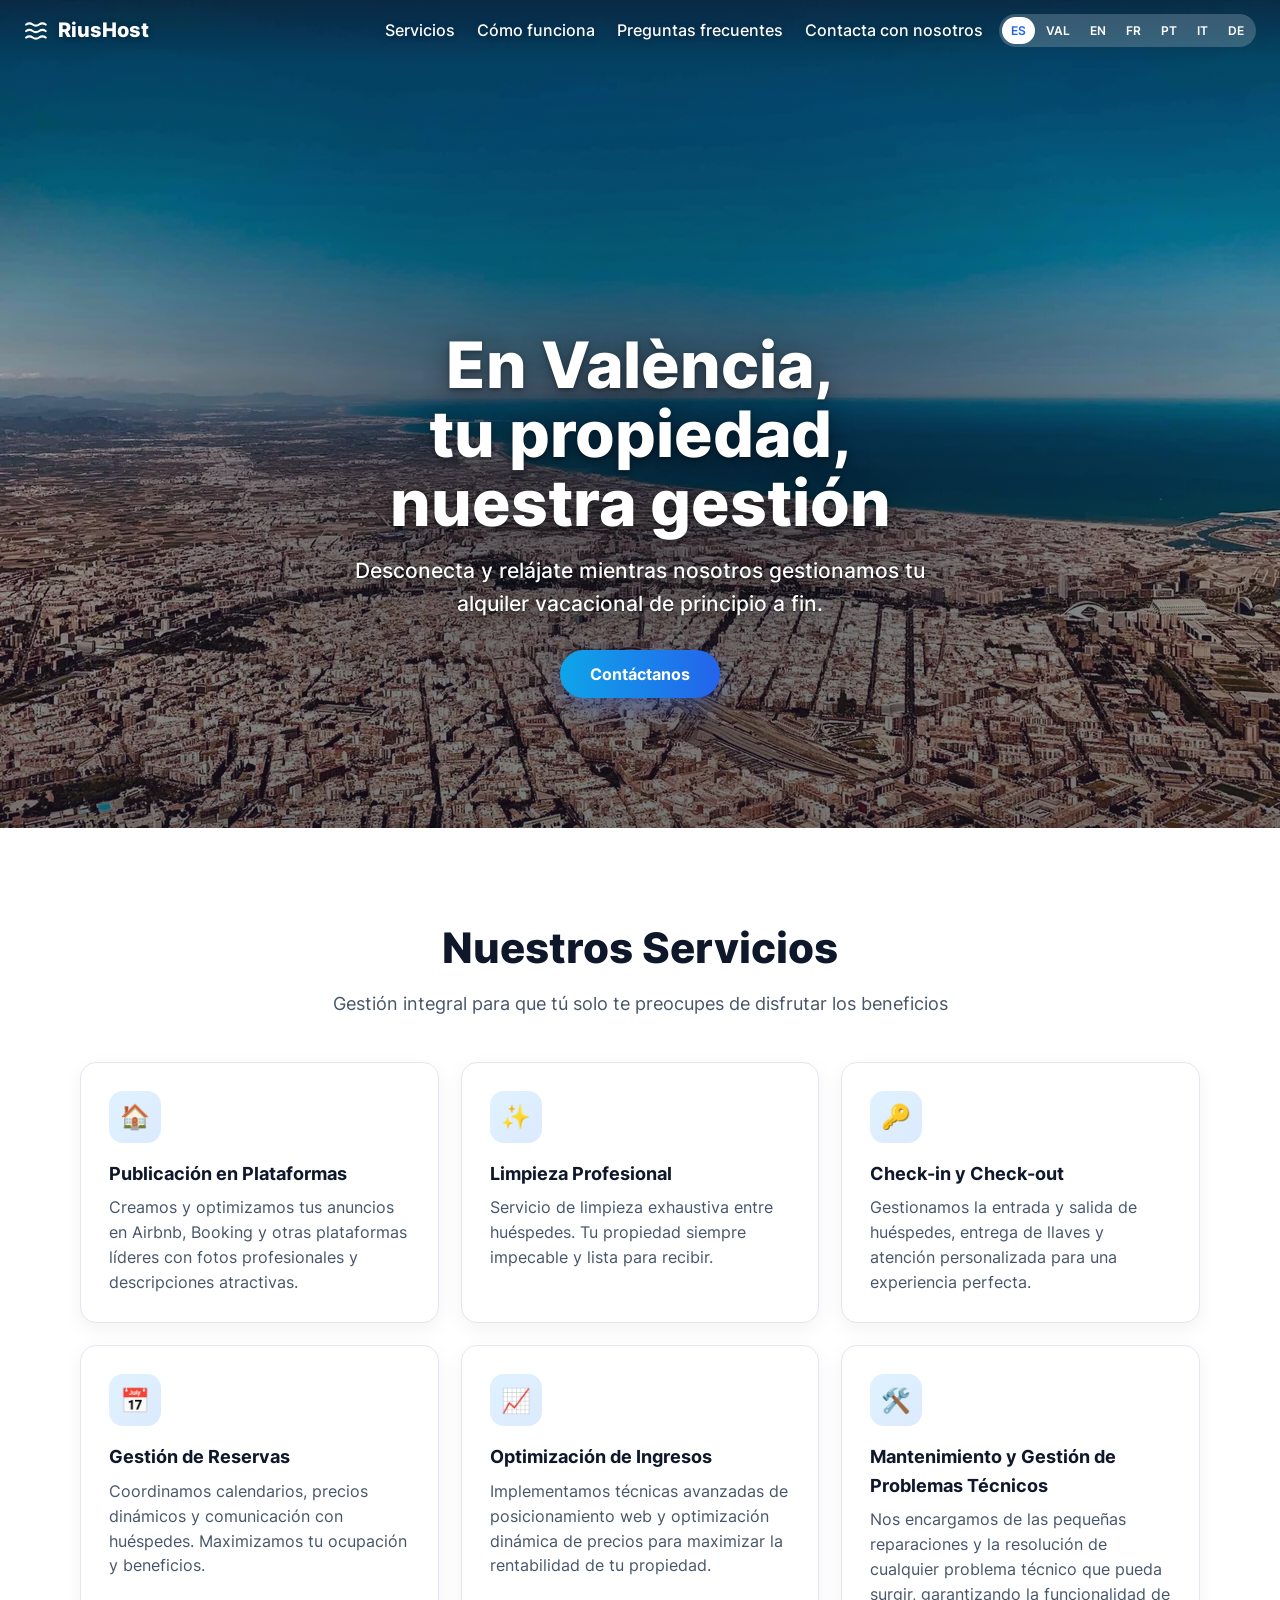
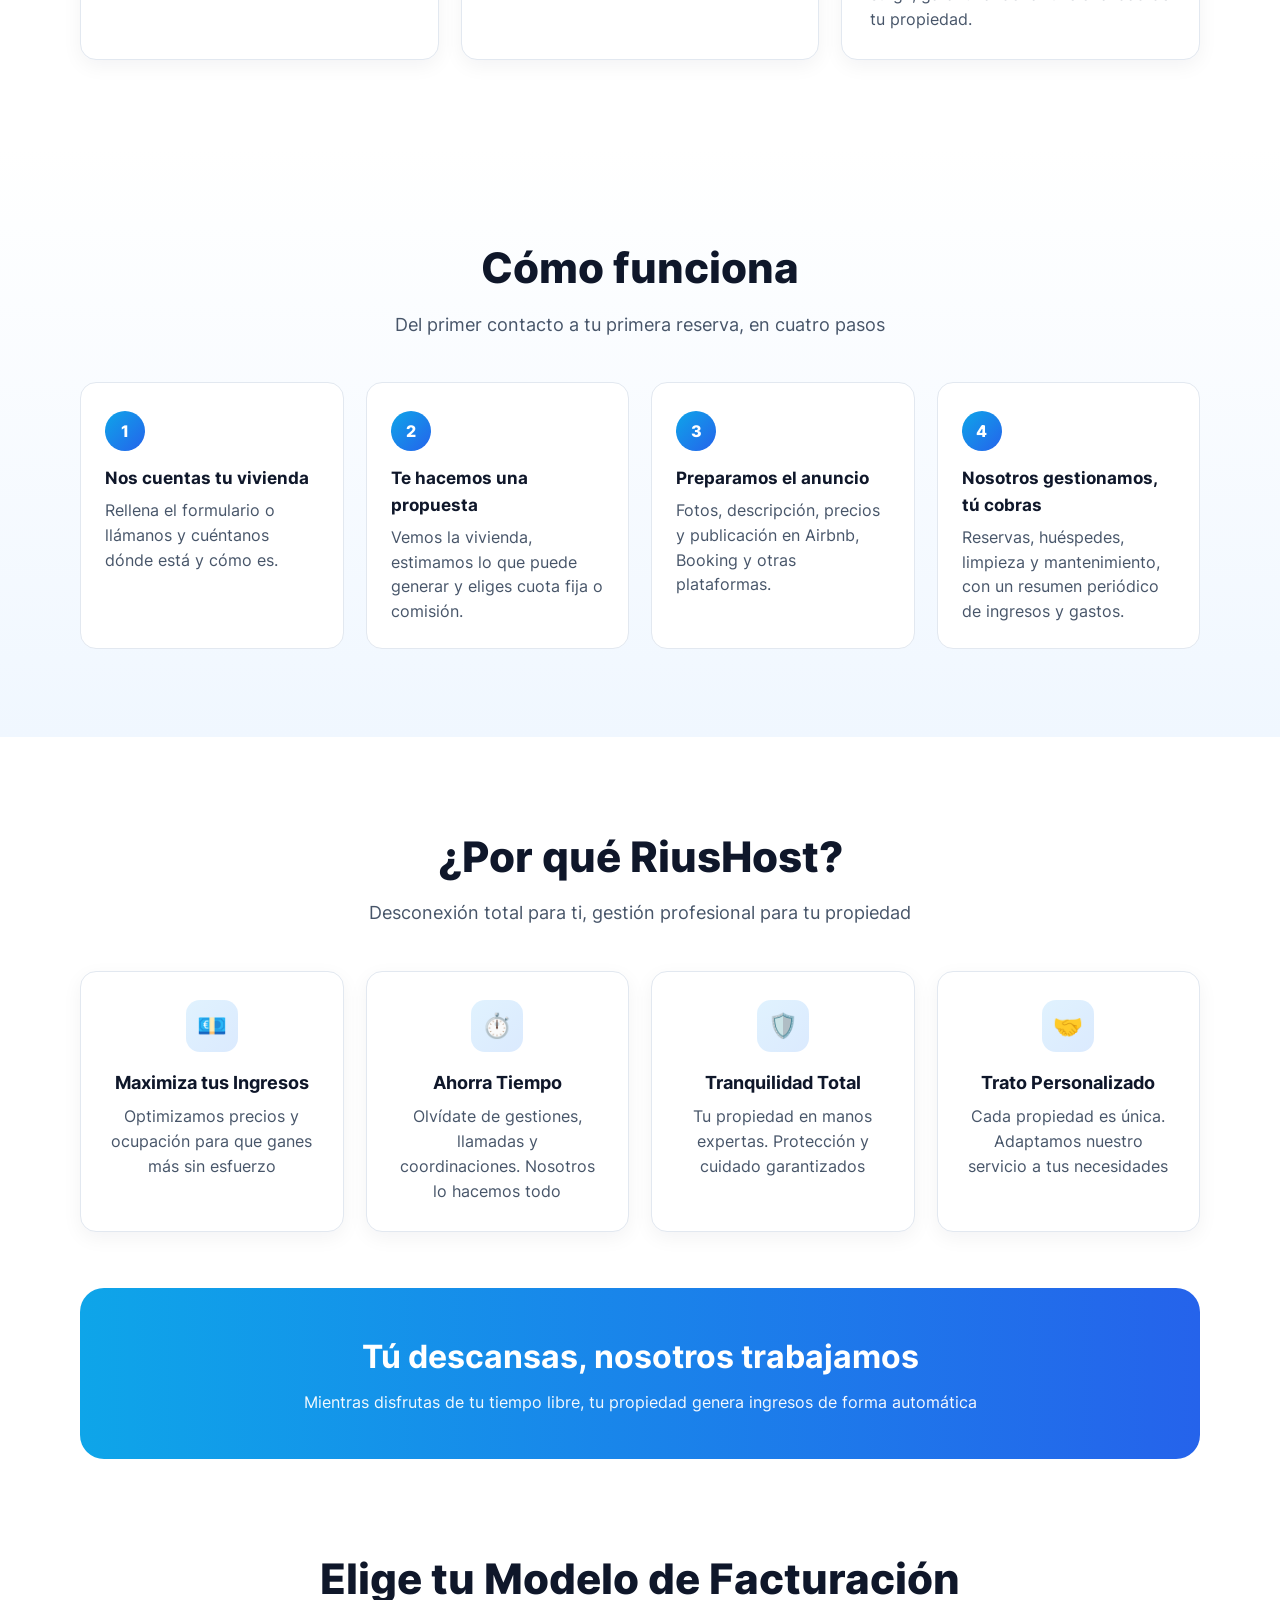
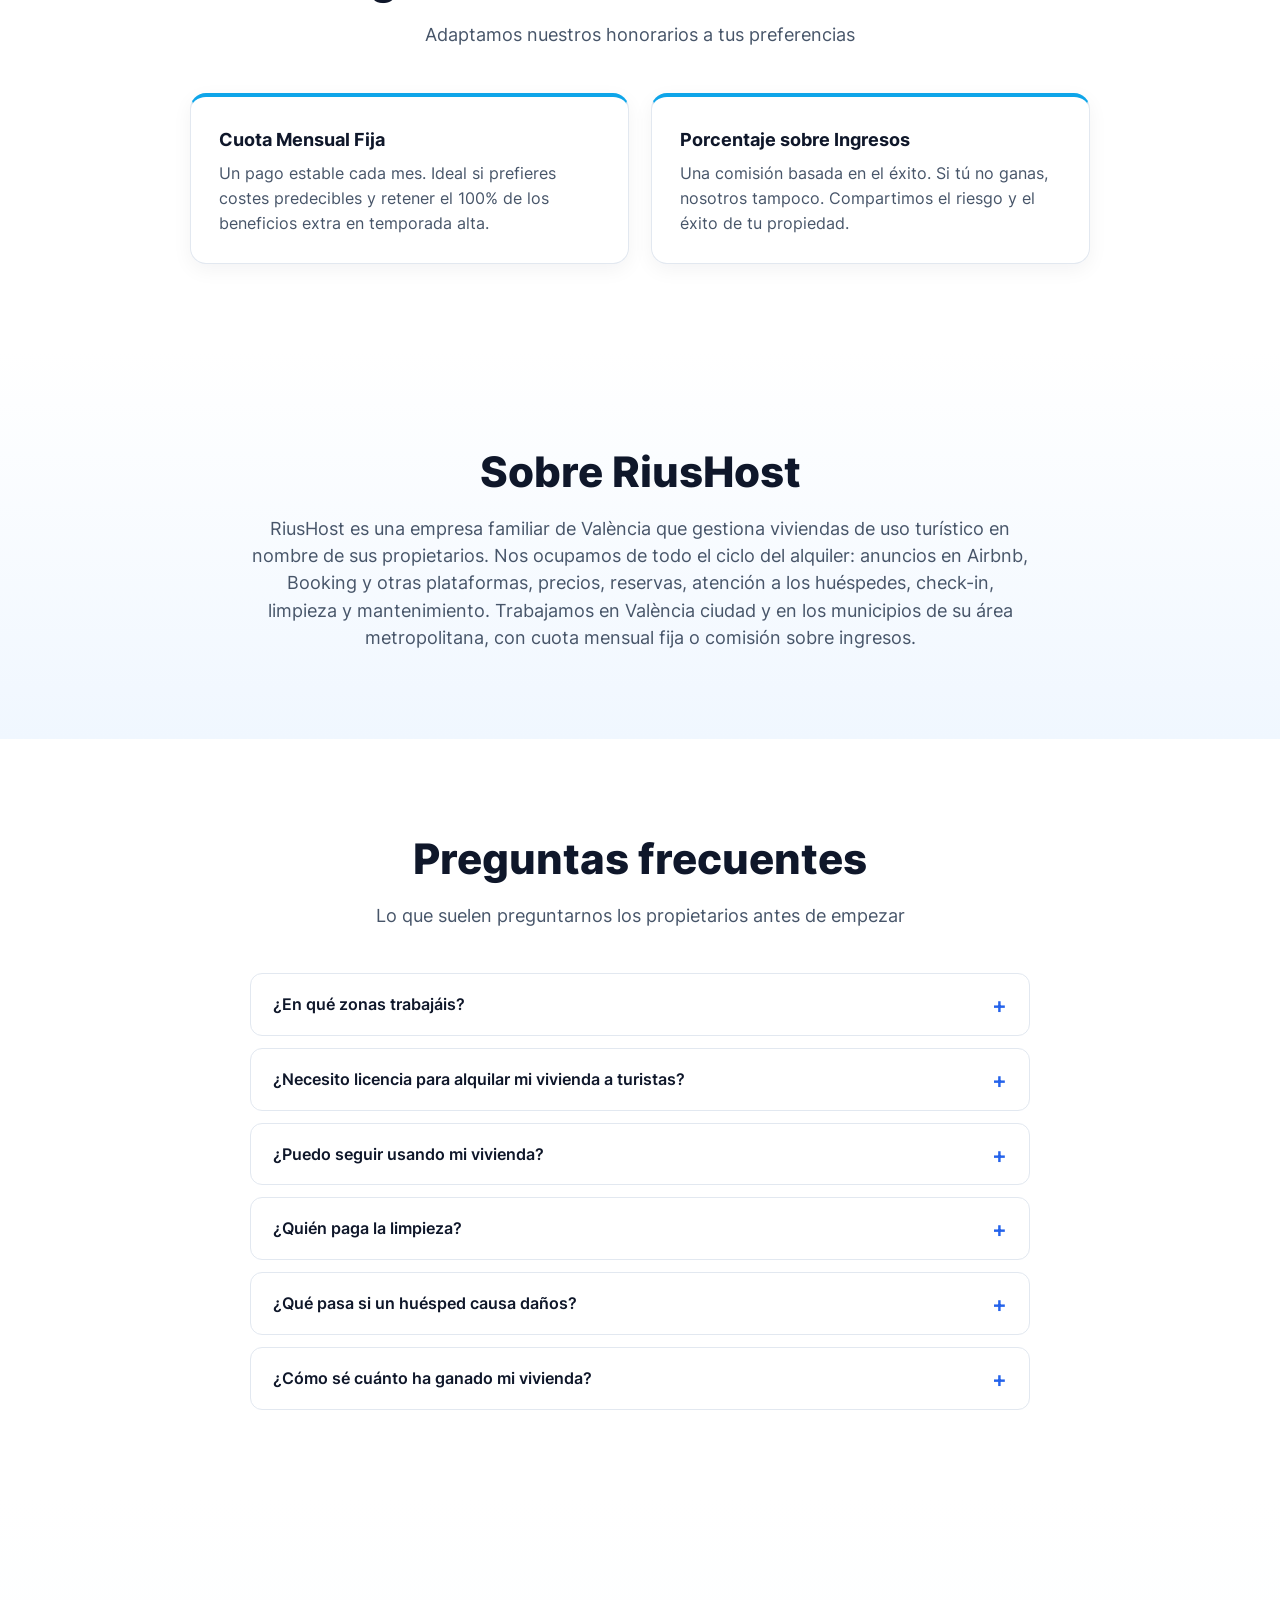
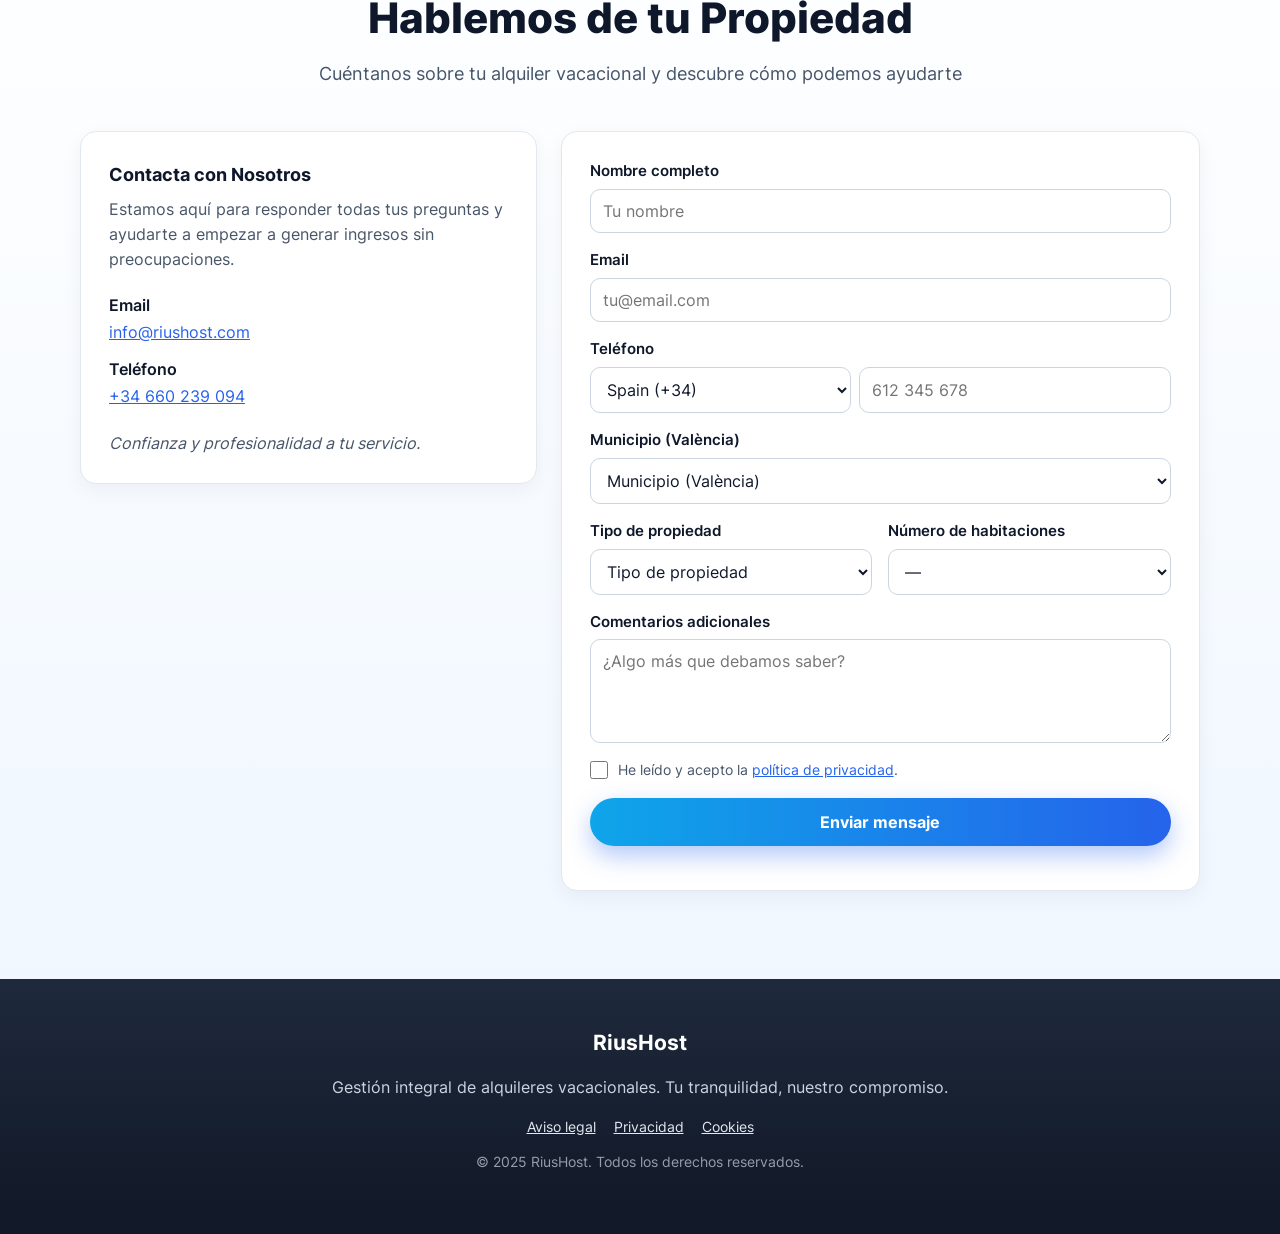
<file: index.html>
<!doctype html>
<html lang="es">
<head>
  <meta charset="UTF-8" />
  <meta name="viewport" content="width=device-width, initial-scale=1.0" />
  <title>Gestión de pisos turísticos en València | RiusHost</title>
  <meta name="description" content="Empresa familiar de gestión integral de alquiler vacacional en València: anuncios en Airbnb y Booking, precios, reservas, check-in, limpieza y mantenimiento. Cuota fija o comisión." />
  <link rel="canonical" href="https://riushost.com/" />
  <link rel="alternate" hreflang="es" href="https://riushost.com/" />
  <link rel="alternate" hreflang="ca" href="https://riushost.com/val/" />
  <link rel="alternate" hreflang="en" href="https://riushost.com/en/" />
  <link rel="alternate" hreflang="fr" href="https://riushost.com/fr/" />
  <link rel="alternate" hreflang="pt" href="https://riushost.com/pt/" />
  <link rel="alternate" hreflang="it" href="https://riushost.com/it/" />
  <link rel="alternate" hreflang="de" href="https://riushost.com/de/" />
  <link rel="alternate" hreflang="x-default" href="https://riushost.com/" />
  <meta property="og:type" content="website" />
  <meta property="og:title" content="Gestión de pisos turísticos en València | RiusHost" />
  <meta property="og:description" content="Empresa familiar de gestión integral de alquiler vacacional en València: anuncios en Airbnb y Booking, precios, reservas, check-in, limpieza y mantenimiento. Cuota fija o comisión." />
  <meta property="og:url" content="https://riushost.com/" />
  <meta property="og:site_name" content="RiusHost" />
  <meta property="og:locale" content="es_ES" />
  <meta property="og:image" content="https://riushost.com/assets/og-image.jpg" />
  <meta property="og:image:width" content="1200" />
  <meta property="og:image:height" content="630" />
  <meta name="twitter:card" content="summary_large_image" />
  <meta name="theme-color" content="#0f172a" />
  <link rel="icon" href="/assets/favicon.svg" type="image/svg+xml" />
  <link rel="preload" href="/assets/fonts/inter-latin-400-normal.woff2" as="font" type="font/woff2" crossorigin />
  <link rel="stylesheet" href="/assets/styles.css" />
  <script type="application/ld+json">{"@context": "https://schema.org", "@graph": [{"@type": "ProfessionalService", "@id": "https://riushost.com/#empresa", "name": "RiusHost", "url": "https://riushost.com/", "email": "info@riushost.com", "telephone": "+34660239094", "logo": "https://riushost.com/assets/logo.png", "image": "https://riushost.com/assets/og-image.jpg", "description": "RiusHost es una empresa familiar de València que gestiona viviendas de uso turístico en nombre de sus propietarios. Nos ocupamos de todo el ciclo del alquiler: anuncios en Airbnb, Booking y otras plataformas, precios, reservas, atención a los huéspedes, check-in, limpieza y mantenimiento. Trabajamos en València ciudad y en los municipios de su área metropolitana, con cuota mensual fija o comisión sobre ingresos.", "slogan": "En València, tu propiedad, nuestra gestión", "founder": {"@type": "Person", "name": "Raúl Cardo Rius"}, "address": {"@type": "PostalAddress", "addressLocality": "València", "postalCode": "46006", "addressRegion": "Comunitat Valenciana", "addressCountry": "ES"}, "areaServed": [{"@type": "City", "name": "València"}, {"@type": "City", "name": "Alaquàs"}, {"@type": "City", "name": "Alboraya"}, {"@type": "City", "name": "Aldaia"}, {"@type": "City", "name": "Alfafar"}, {"@type": "City", "name": "Algemesí"}, {"@type": "City", "name": "Almussafes"}, {"@type": "City", "name": "Alzira"}, {"@type": "City", "name": "Benaguasil"}, {"@type": "City", "name": "Benetússer"}, {"@type": "City", "name": "Bétera"}, {"@type": "City", "name": "Burjassot"}, {"@type": "City", "name": "Carlet"}, {"@type": "City", "name": "Catarroja"}, {"@type": "City", "name": "Cheste"}, {"@type": "City", "name": "Chiva"}, {"@type": "City", "name": "Cullera"}, {"@type": "City", "name": "El Puig de Santa Maria"}, {"@type": "City", "name": "Gandia"}, {"@type": "City", "name": "Godella"}, {"@type": "City", "name": "L'Alcúdia"}, {"@type": "City", "name": "La Pobla de Vallbona"}, {"@type": "City", "name": "Llíria"}, {"@type": "City", "name": "Manises"}, {"@type": "City", "name": "Massamagrell"}, {"@type": "City", "name": "Meliana"}, {"@type": "City", "name": "Mislata"}, {"@type": "City", "name": "Moncada"}, {"@type": "City", "name": "Museros"}, {"@type": "City", "name": "Oliva"}, {"@type": "City", "name": "Ontinyent"}, {"@type": "City", "name": "Paiporta"}, {"@type": "City", "name": "Paterna"}, {"@type": "City", "name": "Picanya"}, {"@type": "City", "name": "Picassent"}, {"@type": "City", "name": "Puçol"}, {"@type": "City", "name": "Quart de Poblet"}, {"@type": "City", "name": "Requena"}, {"@type": "City", "name": "Riba-roja de Túria"}, {"@type": "City", "name": "Rocafort"}, {"@type": "City", "name": "Sagunto/Sagunt"}, {"@type": "City", "name": "Sedaví"}, {"@type": "City", "name": "Silla"}, {"@type": "City", "name": "Sueca"}, {"@type": "City", "name": "Tavernes de la Valldigna"}, {"@type": "City", "name": "Torís"}, {"@type": "City", "name": "Torrent"}, {"@type": "City", "name": "Utiel"}, {"@type": "City", "name": "Vilamarxant"}, {"@type": "City", "name": "Xàtiva"}, {"@type": "City", "name": "Xirivella"}], "availableLanguage": ["Español", "Valencià", "English", "Français", "Português", "Italiano", "Deutsch"], "knowsAbout": ["Viviendas de uso turístico", "Airbnb", "Booking.com", "Alquiler vacacional", "Registro de Turismo de la Comunitat Valenciana"], "hasOfferCatalog": {"@type": "OfferCatalog", "name": "Nuestros Servicios", "itemListElement": [{"@type": "Offer", "itemOffered": {"@type": "Service", "name": "Publicación en Plataformas", "description": "Creamos y optimizamos tus anuncios en Airbnb, Booking y otras plataformas líderes con fotos profesionales y descripciones atractivas.", "areaServed": "València"}}, {"@type": "Offer", "itemOffered": {"@type": "Service", "name": "Limpieza Profesional", "description": "Servicio de limpieza exhaustiva entre huéspedes. Tu propiedad siempre impecable y lista para recibir.", "areaServed": "València"}}, {"@type": "Offer", "itemOffered": {"@type": "Service", "name": "Check-in y Check-out", "description": "Gestionamos la entrada y salida de huéspedes, entrega de llaves y atención personalizada para una experiencia perfecta.", "areaServed": "València"}}, {"@type": "Offer", "itemOffered": {"@type": "Service", "name": "Gestión de Reservas", "description": "Coordinamos calendarios, precios dinámicos y comunicación con huéspedes. Maximizamos tu ocupación y beneficios.", "areaServed": "València"}}, {"@type": "Offer", "itemOffered": {"@type": "Service", "name": "Optimización de Ingresos", "description": "Implementamos técnicas avanzadas de posicionamiento web y optimización dinámica de precios para maximizar la rentabilidad de tu propiedad.", "areaServed": "València"}}, {"@type": "Offer", "itemOffered": {"@type": "Service", "name": "Mantenimiento y Gestión de Problemas Técnicos", "description": "Nos encargamos de las pequeñas reparaciones y la resolución de cualquier problema técnico que pueda surgir, garantizando la funcionalidad de tu propiedad.", "areaServed": "València"}}]}}, {"@type": "WebSite", "@id": "https://riushost.com/#web", "url": "https://riushost.com/", "name": "RiusHost", "publisher": {"@id": "https://riushost.com/#empresa"}, "inLanguage": ["es", "ca-ES-valencia", "en", "fr", "pt", "it", "de"]}, {"@type": "WebPage", "@id": "https://riushost.com/#pagina", "url": "https://riushost.com/", "name": "Gestión de pisos turísticos en València | RiusHost", "description": "Empresa familiar de gestión integral de alquiler vacacional en València: anuncios en Airbnb y Booking, precios, reservas, check-in, limpieza y mantenimiento. Cuota fija o comisión.", "inLanguage": "es", "isPartOf": {"@id": "https://riushost.com/#web"}, "about": {"@id": "https://riushost.com/#empresa"}, "dateModified": "2026-11-25", "primaryImageOfPage": "https://riushost.com/assets/og-image.jpg"}]}</script>
  <script type="application/ld+json">{"@context": "https://schema.org", "@type": "FAQPage", "mainEntity": [{"@type": "Question", "name": "¿En qué zonas trabajáis?", "acceptedAnswer": {"@type": "Answer", "text": "En València ciudad y en los municipios de su área metropolitana y la provincia. Si tu vivienda no aparece en la lista del formulario, escríbenos igualmente."}}, {"@type": "Question", "name": "¿Necesito licencia para alquilar mi vivienda a turistas?", "acceptedAnswer": {"@type": "Answer", "text": "Sí. En la Comunitat Valenciana la vivienda debe estar inscrita en el Registro de Turismo y cumplir la normativa urbanística de su municipio. Te orientamos sobre los pasos y la documentación."}}, {"@type": "Question", "name": "¿Puedo seguir usando mi vivienda?", "acceptedAnswer": {"@type": "Answer", "text": "Sí. Bloqueamos en el calendario las fechas que quieras reservar para ti o para tu familia. Solo tienes que avisarnos con antelación."}}, {"@type": "Question", "name": "¿Quién paga la limpieza?", "acceptedAnswer": {"@type": "Answer", "text": "Normalmente la tarifa de limpieza la paga el huésped al hacer la reserva. Nosotros la coordinamos después de cada salida."}}, {"@type": "Question", "name": "¿Qué pasa si un huésped causa daños?", "acceptedAnswer": {"@type": "Answer", "text": "Revisamos la vivienda después de cada estancia y, si hay daños, gestionamos la reclamación con la plataforma de la reserva. Te recomendamos además un seguro de hogar que cubra el uso turístico."}}, {"@type": "Question", "name": "¿Cómo sé cuánto ha ganado mi vivienda?", "acceptedAnswer": {"@type": "Answer", "text": "Te enviamos un resumen periódico con reservas, ingresos y gastos, y puedes preguntarnos en cualquier momento."}}]}</script>
  <link rel="preload" as="image" type="image/webp" imagesrcset="/assets/hero-800.webp 800w, /assets/hero-1280.webp 1280w, /assets/hero-1600.webp 1600w" imagesizes="100vw" fetchpriority="high" />
</head>
<body>
  <header class="topbar" id="top">
    <a class="brand" href="/" aria-label="RiusHost">
      <svg viewBox="0 0 24 24" width="26" height="26" aria-hidden="true"><path d="M2 6c2-1.5 4-1.5 6 0s4 1.5 6 0 4-1.5 6 0M2 12c2-1.5 4-1.5 6 0s4 1.5 6 0 4-1.5 6 0M2 18c2-1.5 4-1.5 6 0s4 1.5 6 0 4-1.5 6 0" fill="none" stroke="currentColor" stroke-width="2" stroke-linecap="round"/></svg>
      <span>RiusHost</span>
    </a>
    <nav class="nav" id="nav" aria-label="Menu">
      <a href="/#servicios">Servicios</a>
      <a href="/#como-funciona">Cómo funciona</a>
      <a href="/#faq">Preguntas frecuentes</a>
      <a href="/#contacto">Contacta con nosotros</a>
      <div class="nav-langs"><a href="/" hreflang="es" lang="es" aria-current="true">ES</a><a href="/val/" hreflang="ca" lang="ca-ES-valencia">VAL</a><a href="/en/" hreflang="en" lang="en">EN</a><a href="/fr/" hreflang="fr" lang="fr">FR</a><a href="/pt/" hreflang="pt" lang="pt">PT</a><a href="/it/" hreflang="it" lang="it">IT</a><a href="/de/" hreflang="de" lang="de">DE</a></div>
    </nav>
    <nav class="langs" aria-label="Cambiar idioma">
      <a href="/" hreflang="es" lang="es" title="Español" aria-current="true">ES</a>
      <a href="/val/" hreflang="ca" lang="ca-ES-valencia" title="Valencià">VAL</a>
      <a href="/en/" hreflang="en" lang="en" title="English">EN</a>
      <a href="/fr/" hreflang="fr" lang="fr" title="Français">FR</a>
      <a href="/pt/" hreflang="pt" lang="pt" title="Português">PT</a>
      <a href="/it/" hreflang="it" lang="it" title="Italiano">IT</a>
      <a href="/de/" hreflang="de" lang="de" title="Deutsch">DE</a>
    </nav>
    <button class="menu-btn" id="menuBtn" aria-controls="nav" aria-expanded="false" aria-label="Menu">
      <svg viewBox="0 0 24 24" width="22" height="22" aria-hidden="true"><path d="M4 7h16M4 12h16M4 17h16" stroke="currentColor" stroke-width="2" stroke-linecap="round"/></svg>
    </button>
  </header>

  <section class="hero">
    <picture>
      <source type="image/webp" srcset="/assets/hero-800.webp 800w, /assets/hero-1280.webp 1280w, /assets/hero-1600.webp 1600w" sizes="100vw" />
      <img class="hero-img" src="/assets/hero-1280.jpg" width="1600" height="1198" alt="Vista aérea de València junto al mar Mediterráneo" fetchpriority="high" decoding="async" onerror="this.remove()" />
    </picture>
    <div class="hero-overlay"></div>
    <div class="hero-content">
      <h1>En València, tu propiedad, nuestra gestión</h1>
      <p>Desconecta y relájate mientras nosotros gestionamos tu alquiler vacacional de principio a fin.</p>
      <a class="btn" href="#contacto">Contáctanos</a>
    </div>
  </section>

  <main>
    <section class="section" id="servicios">
      <div class="wrap">
        <h2>Nuestros Servicios</h2>
        <p class="lead">Gestión integral para que tú solo te preocupes de disfrutar los beneficios</p>
        <div class="grid grid-3">
          <article class="card">
            <div class="icon" aria-hidden="true">🏠</div>
            <h3>Publicación en Plataformas</h3>
            <p>Creamos y optimizamos tus anuncios en Airbnb, Booking y otras plataformas líderes con fotos profesionales y descripciones atractivas.</p>
          </article>
          <article class="card">
            <div class="icon" aria-hidden="true">✨</div>
            <h3>Limpieza Profesional</h3>
            <p>Servicio de limpieza exhaustiva entre huéspedes. Tu propiedad siempre impecable y lista para recibir.</p>
          </article>
          <article class="card">
            <div class="icon" aria-hidden="true">🔑</div>
            <h3>Check-in y Check-out</h3>
            <p>Gestionamos la entrada y salida de huéspedes, entrega de llaves y atención personalizada para una experiencia perfecta.</p>
          </article>
          <article class="card">
            <div class="icon" aria-hidden="true">📅</div>
            <h3>Gestión de Reservas</h3>
            <p>Coordinamos calendarios, precios dinámicos y comunicación con huéspedes. Maximizamos tu ocupación y beneficios.</p>
          </article>
          <article class="card">
            <div class="icon" aria-hidden="true">📈</div>
            <h3>Optimización de Ingresos</h3>
            <p>Implementamos técnicas avanzadas de posicionamiento web y optimización dinámica de precios para maximizar la rentabilidad de tu propiedad.</p>
          </article>
          <article class="card">
            <div class="icon" aria-hidden="true">🛠️</div>
            <h3>Mantenimiento y Gestión de Problemas Técnicos</h3>
            <p>Nos encargamos de las pequeñas reparaciones y la resolución de cualquier problema técnico que pueda surgir, garantizando la funcionalidad de tu propiedad.</p>
          </article>
        </div>
      </div>
    </section>

    <section class="section alt" id="como-funciona">
      <div class="wrap">
        <h2>Cómo funciona</h2>
        <p class="lead">Del primer contacto a tu primera reserva, en cuatro pasos</p>
        <ol class="steps">
          <li>
            <h3>Nos cuentas tu vivienda</h3>
            <p>Rellena el formulario o llámanos y cuéntanos dónde está y cómo es.</p>
          </li>
          <li>
            <h3>Te hacemos una propuesta</h3>
            <p>Vemos la vivienda, estimamos lo que puede generar y eliges cuota fija o comisión.</p>
          </li>
          <li>
            <h3>Preparamos el anuncio</h3>
            <p>Fotos, descripción, precios y publicación en Airbnb, Booking y otras plataformas.</p>
          </li>
          <li>
            <h3>Nosotros gestionamos, tú cobras</h3>
            <p>Reservas, huéspedes, limpieza y mantenimiento, con un resumen periódico de ingresos y gastos.</p>
          </li>
        </ol>
      </div>
    </section>

    <section class="section" id="beneficios">
      <div class="wrap">
        <h2>¿Por qué RiusHost?</h2>
        <p class="lead">Desconexión total para ti, gestión profesional para tu propiedad</p>
        <div class="grid grid-4">
          <article class="card benefit">
            <div class="icon" aria-hidden="true">💶</div>
            <h3>Maximiza tus Ingresos</h3>
            <p>Optimizamos precios y ocupación para que ganes más sin esfuerzo</p>
          </article>
          <article class="card benefit">
            <div class="icon" aria-hidden="true">⏱️</div>
            <h3>Ahorra Tiempo</h3>
            <p>Olvídate de gestiones, llamadas y coordinaciones. Nosotros lo hacemos todo</p>
          </article>
          <article class="card benefit">
            <div class="icon" aria-hidden="true">🛡️</div>
            <h3>Tranquilidad Total</h3>
            <p>Tu propiedad en manos expertas. Protección y cuidado garantizados</p>
          </article>
          <article class="card benefit">
            <div class="icon" aria-hidden="true">🤝</div>
            <h3>Trato Personalizado</h3>
            <p>Cada propiedad es única. Adaptamos nuestro servicio a tus necesidades</p>
          </article>
        </div>

        <div class="banner">
          <h3>Tú descansas, nosotros trabajamos</h3>
          <p>Mientras disfrutas de tu tiempo libre, tu propiedad genera ingresos de forma automática</p>
        </div>

        <h2 class="mt">Elige tu Modelo de Facturación</h2>
        <p class="lead">Adaptamos nuestros honorarios a tus preferencias</p>
        <div class="grid grid-2">
          <article class="card price">
            <h3>Cuota Mensual Fija</h3>
            <p>Un pago estable cada mes. Ideal si prefieres costes predecibles y retener el 100% de los beneficios extra en temporada alta.</p>
          </article>
          <article class="card price">
            <h3>Porcentaje sobre Ingresos</h3>
            <p>Una comisión basada en el éxito. Si tú no ganas, nosotros tampoco. Compartimos el riesgo y el éxito de tu propiedad.</p>
          </article>
        </div>
      </div>
    </section>

    <section class="section alt" id="sobre-riushost">
      <div class="wrap narrow about">
        <h2>Sobre RiusHost</h2>
        <p>RiusHost es una empresa familiar de València que gestiona viviendas de uso turístico en nombre de sus propietarios. Nos ocupamos de todo el ciclo del alquiler: anuncios en Airbnb, Booking y otras plataformas, precios, reservas, atención a los huéspedes, check-in, limpieza y mantenimiento. Trabajamos en València ciudad y en los municipios de su área metropolitana, con cuota mensual fija o comisión sobre ingresos.</p>
      </div>
    </section>

    <section class="section" id="faq">
      <div class="wrap narrow">
        <h2>Preguntas frecuentes</h2>
        <p class="lead">Lo que suelen preguntarnos los propietarios antes de empezar</p>
        <div class="faq">
          <details>
            <summary>¿En qué zonas trabajáis?</summary>
            <p>En València ciudad y en los municipios de su área metropolitana y la provincia. Si tu vivienda no aparece en la lista del formulario, escríbenos igualmente.</p>
          </details>
          <details>
            <summary>¿Necesito licencia para alquilar mi vivienda a turistas?</summary>
            <p>Sí. En la Comunitat Valenciana la vivienda debe estar inscrita en el Registro de Turismo y cumplir la normativa urbanística de su municipio. Te orientamos sobre los pasos y la documentación.</p>
          </details>
          <details>
            <summary>¿Puedo seguir usando mi vivienda?</summary>
            <p>Sí. Bloqueamos en el calendario las fechas que quieras reservar para ti o para tu familia. Solo tienes que avisarnos con antelación.</p>
          </details>
          <details>
            <summary>¿Quién paga la limpieza?</summary>
            <p>Normalmente la tarifa de limpieza la paga el huésped al hacer la reserva. Nosotros la coordinamos después de cada salida.</p>
          </details>
          <details>
            <summary>¿Qué pasa si un huésped causa daños?</summary>
            <p>Revisamos la vivienda después de cada estancia y, si hay daños, gestionamos la reclamación con la plataforma de la reserva. Te recomendamos además un seguro de hogar que cubra el uso turístico.</p>
          </details>
          <details>
            <summary>¿Cómo sé cuánto ha ganado mi vivienda?</summary>
            <p>Te enviamos un resumen periódico con reservas, ingresos y gastos, y puedes preguntarnos en cualquier momento.</p>
          </details>
        </div>
      </div>
    </section>

    <section class="section alt" id="contacto">
      <div class="wrap">
        <h2>Hablemos de tu Propiedad</h2>
        <p class="lead">Cuéntanos sobre tu alquiler vacacional y descubre cómo podemos ayudarte</p>
        <div class="contact">
          <aside class="card contact-card">
            <h3>Contacta con Nosotros</h3>
            <p>Estamos aquí para responder todas tus preguntas y ayudarte a empezar a generar ingresos sin preocupaciones.</p>
            <dl>
              <dt>Email</dt>
              <dd><a href="mailto:info@riushost.com">info@riushost.com</a></dd>
              <dt>Teléfono</dt>
              <dd><a href="tel:+34660239094">+34 660 239 094</a></dd>
            </dl>
            <p class="trust">Confianza y profesionalidad a tu servicio.</p>
          </aside>

          <form class="card form" id="contactForm" novalidate>
            <label for="f-nombre"><span>Nombre completo</span></label>
            <input id="f-nombre" name="nombre" type="text" required autocomplete="name" placeholder="Tu nombre" />
            <label for="f-email"><span>Email</span></label>
            <input id="f-email" name="email" type="email" required autocomplete="email" placeholder="tu@email.com" />
            <label for="f-tel"><span>Teléfono</span></label>
            <span class="row">
              <select id="f-prefix" name="phonePrefix" aria-label="Prefijo"><option value="+34" selected>Spain (+34)</option><option value="+33">France (+33)</option><option value="+351">Portugal (+351)</option><option value="+39">Italy (+39)</option><option value="+44">United Kingdom (+44)</option><option value="+49">Germany (+49)</option><option value="+41">Switzerland (+41)</option><option value="+43">Austria (+43)</option><option value="+1">United States (+1)</option><option value="+376">Andorra (+376)</option></select>
              <input id="f-tel" name="phoneNumber" type="tel" required autocomplete="tel-national" placeholder="612 345 678" />
            </span>
            <label for="f-location"><span>Municipio (València)</span></label>
            <select id="f-location" name="location" required><option value="" disabled selected>Municipio (València)</option><option value="Valencia">Valencia</option><option value="Alaquàs">Alaquàs</option><option value="Alboraya">Alboraya</option><option value="Aldaia">Aldaia</option><option value="Alfafar">Alfafar</option><option value="Algemesí">Algemesí</option><option value="Almussafes">Almussafes</option><option value="Alzira">Alzira</option><option value="Benaguasil">Benaguasil</option><option value="Benetússer">Benetússer</option><option value="Bétera">Bétera</option><option value="Burjassot">Burjassot</option><option value="Carlet">Carlet</option><option value="Catarroja">Catarroja</option><option value="Cheste">Cheste</option><option value="Chiva">Chiva</option><option value="Cullera">Cullera</option><option value="El Puig de Santa Maria">El Puig de Santa Maria</option><option value="Gandia">Gandia</option><option value="Godella">Godella</option><option value="L&#x27;Alcúdia">L&#x27;Alcúdia</option><option value="La Pobla de Vallbona">La Pobla de Vallbona</option><option value="Llíria">Llíria</option><option value="Manises">Manises</option><option value="Massamagrell">Massamagrell</option><option value="Meliana">Meliana</option><option value="Mislata">Mislata</option><option value="Moncada">Moncada</option><option value="Museros">Museros</option><option value="Oliva">Oliva</option><option value="Ontinyent">Ontinyent</option><option value="Paiporta">Paiporta</option><option value="Paterna">Paterna</option><option value="Picanya">Picanya</option><option value="Picassent">Picassent</option><option value="Puçol">Puçol</option><option value="Quart de Poblet">Quart de Poblet</option><option value="Requena">Requena</option><option value="Riba-roja de Túria">Riba-roja de Túria</option><option value="Rocafort">Rocafort</option><option value="Sagunto/Sagunt">Sagunto/Sagunt</option><option value="Sedaví">Sedaví</option><option value="Silla">Silla</option><option value="Sueca">Sueca</option><option value="Tavernes de la Valldigna">Tavernes de la Valldigna</option><option value="Torís">Torís</option><option value="Torrent">Torrent</option><option value="Utiel">Utiel</option><option value="Vilamarxant">Vilamarxant</option><option value="Xàtiva">Xàtiva</option><option value="Xirivella">Xirivella</option></select>
            <span class="row two">
              <span class="field">
                <label for="f-ptype"><span>Tipo de propiedad</span></label>
                <select id="f-ptype" name="propertyType" required><option value="" disabled selected>Tipo de propiedad</option><option value="apartment">Apartamento</option><option value="chalet">Chalet</option><option value="villa">Villa</option><option value="rural">Casa Rural</option><option value="other">Otro</option></select>
              </span>
              <span class="field">
                <label for="f-rooms"><span>Número de habitaciones</span></label>
                <select id="f-rooms" name="rooms" required><option value="" disabled selected>—</option><option>1</option><option>2</option><option>3</option><option>4</option><option>5</option><option>6+</option></select>
              </span>
            </span>
            <label for="f-msg"><span>Comentarios adicionales</span></label>
            <textarea id="f-msg" name="mensaje" rows="4" placeholder="¿Algo más que debamos saber?"></textarea>
            <label class="consent" for="f-consent">
              <input id="f-consent" name="consent" type="checkbox" required />
              <span>He leído y acepto la <a href="/privacidad/" target="_blank" rel="noopener">política de privacidad</a>.</span>
            </label>
            <button class="btn" type="submit">Enviar mensaje</button>
            <p class="status" id="formStatus" role="status" aria-live="polite"></p>
          </form>
        </div>
      </div>
    </section>
  </main>

  <footer class="footer">
    <div class="wrap">
      <strong>RiusHost</strong>
      <p>Gestión integral de alquileres vacacionales. Tu tranquilidad, nuestro compromiso.</p>
      <nav class="legal-links" aria-label="Legal">
        <a href="/aviso-legal/">Aviso legal</a>
        <a href="/privacidad/">Privacidad</a>
        <a href="/cookies/">Cookies</a>
      </nav>
      <p class="small">© 2025 RiusHost. Todos los derechos reservados.</p>
    </div>
  </footer>

  <script id="rh-msgs" type="application/json">{"toastSuccessTitle": "¡Mensaje enviado! 🌊", "toastSuccessDescription": "Nos pondremos en contacto contigo muy pronto. ¡Gracias por confiar en RiusHost!", "toastErrorTitle": "❌ Error al enviar", "toastErrorDescription": "No se pudo enviar el mensaje. Por favor, inténtalo de nuevo o contacta directamente a info@riushost.com", "toastConfigErrorTitle": "⚙️ Configuración pendiente", "toastConfigErrorDescription": "El servicio de email no está configurado. Por favor, contacta directamente a info@riushost.com", "consentError": "Debes aceptar la política de privacidad para enviar el mensaje."}</script>
  <script src="/assets/vendor/emailjs-4.4.1.min.js" defer></script>
  <script src="/assets/main.js" defer></script>
</body>
</html>
</file>
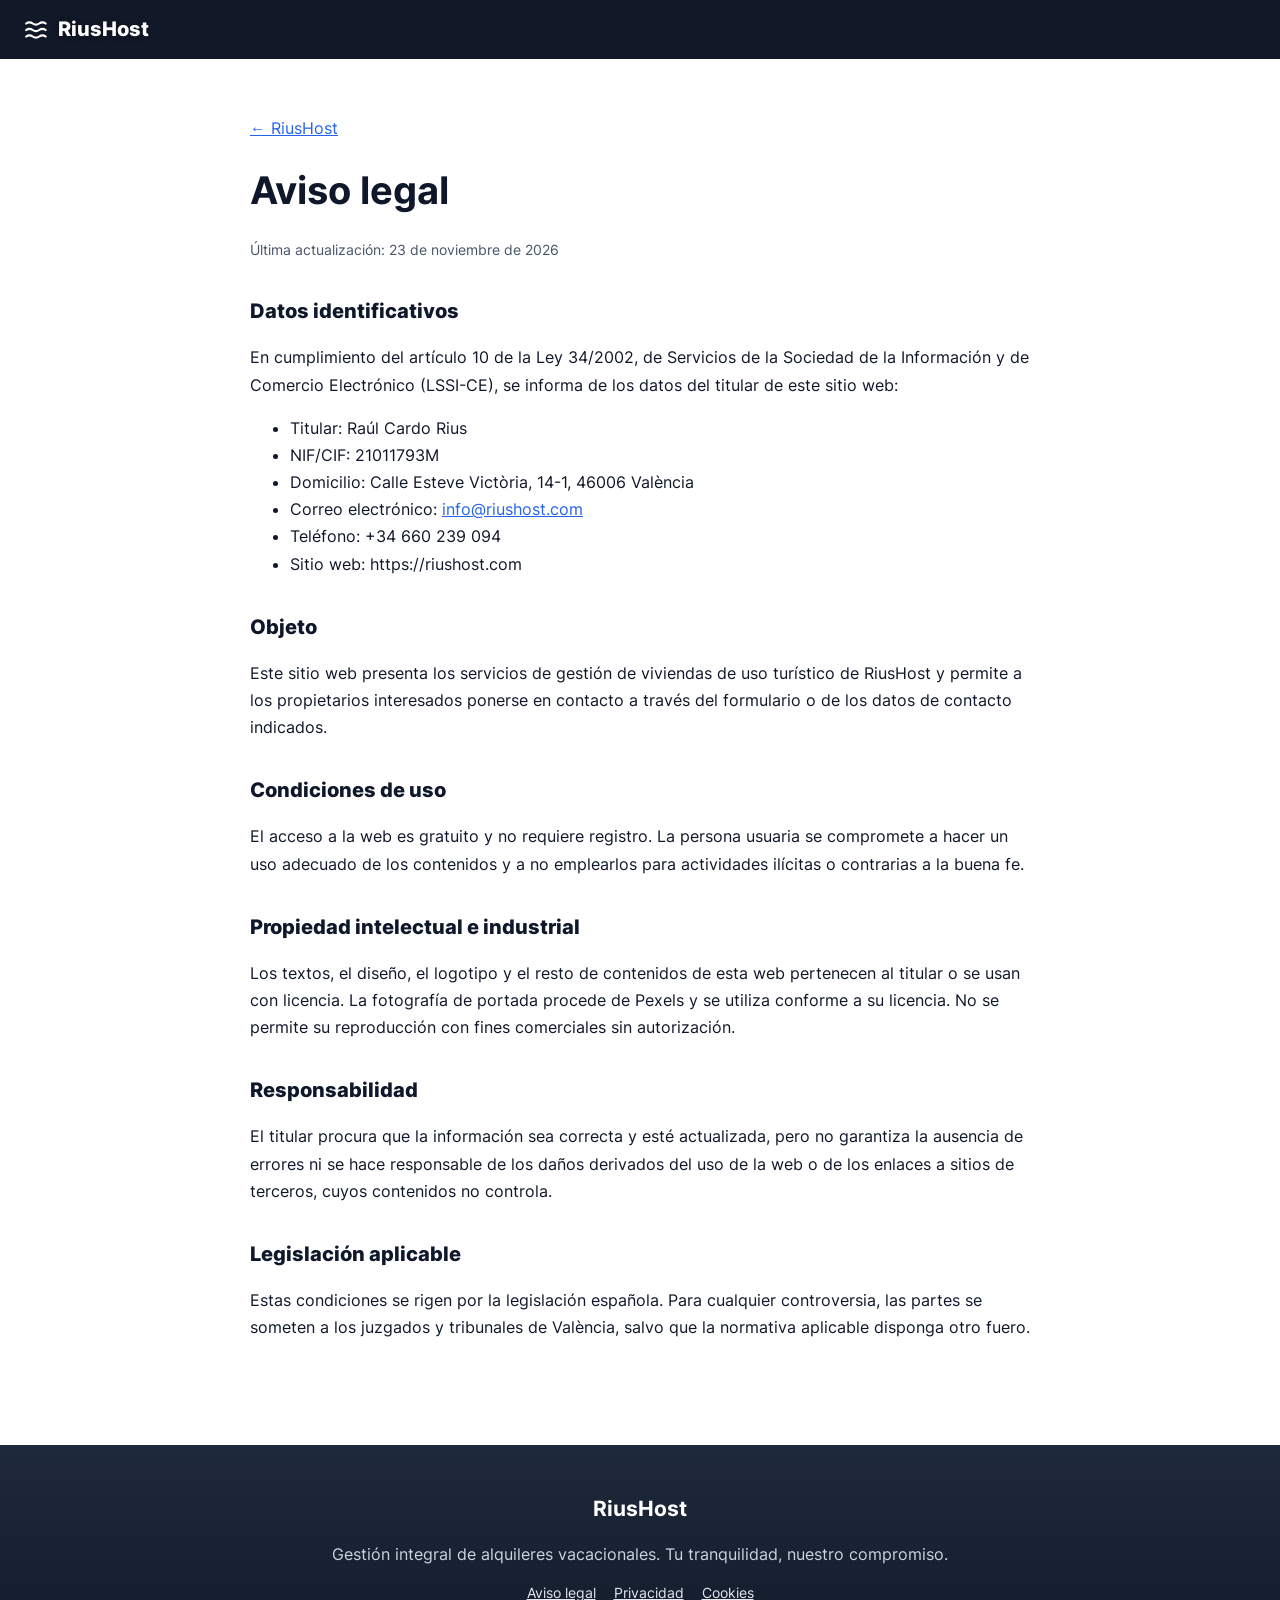
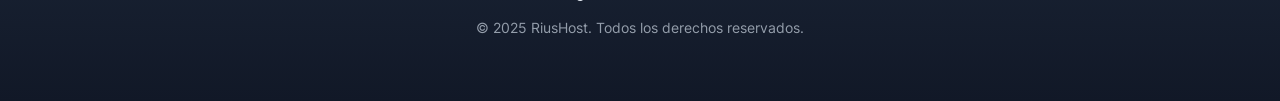
<file: aviso-legal/index.html>
<!doctype html>
<html lang="es">
<head>
  <meta charset="UTF-8" />
  <meta name="viewport" content="width=device-width, initial-scale=1.0" />
  <title>Aviso legal · RiusHost</title>
  <meta name="description" content="Aviso legal de RiusHost." />
  <link rel="canonical" href="https://riushost.com/aviso-legal/" />

  <meta property="og:type" content="website" />
  <meta property="og:title" content="Aviso legal · RiusHost" />
  <meta property="og:description" content="Aviso legal de RiusHost." />
  <meta property="og:url" content="https://riushost.com/aviso-legal/" />
  <meta property="og:site_name" content="RiusHost" />
  <meta property="og:locale" content="es_ES" />
  <meta property="og:image" content="https://riushost.com/assets/og-image.jpg" />
  <meta property="og:image:width" content="1200" />
  <meta property="og:image:height" content="630" />
  <meta name="twitter:card" content="summary_large_image" />
  <meta name="theme-color" content="#0f172a" />
  <link rel="icon" href="/assets/favicon.svg" type="image/svg+xml" />
  <link rel="preload" href="/assets/fonts/inter-latin-400-normal.woff2" as="font" type="font/woff2" crossorigin />
  <link rel="stylesheet" href="/assets/styles.css" />
</head>
<body class="legal-page">
  <header class="topbar solid" id="top">
    <a class="brand" href="/" aria-label="RiusHost">
      <svg viewBox="0 0 24 24" width="26" height="26" aria-hidden="true"><path d="M2 6c2-1.5 4-1.5 6 0s4 1.5 6 0 4-1.5 6 0M2 12c2-1.5 4-1.5 6 0s4 1.5 6 0 4-1.5 6 0M2 18c2-1.5 4-1.5 6 0s4 1.5 6 0 4-1.5 6 0" fill="none" stroke="currentColor" stroke-width="2" stroke-linecap="round"/></svg>
      <span>RiusHost</span>
    </a>



  </header>

  <main class="section">
    <div class="wrap narrow legal">
      <p><a href="/">← RiusHost</a></p>
      <h1>Aviso legal</h1>
      <p class="small">Última actualización: 23 de noviembre de 2026</p>
        <h2>Datos identificativos</h2>
        <p>En cumplimiento del artículo 10 de la Ley 34/2002, de Servicios de la Sociedad de la Información y de Comercio Electrónico (LSSI-CE), se informa de los datos del titular de este sitio web:</p>
        <ul><li>Titular: Raúl Cardo Rius</li><li>NIF/CIF: 21011793M</li><li>Domicilio: Calle Esteve Victòria, 14-1, 46006 València</li><li>Correo electrónico: <a href="mailto:info@riushost.com">info@riushost.com</a></li><li>Teléfono: +34 660 239 094</li><li>Sitio web: https://riushost.com</li></ul>
        <h2>Objeto</h2>
        <p>Este sitio web presenta los servicios de gestión de viviendas de uso turístico de RiusHost y permite a los propietarios interesados ponerse en contacto a través del formulario o de los datos de contacto indicados.</p>
        <h2>Condiciones de uso</h2>
        <p>El acceso a la web es gratuito y no requiere registro. La persona usuaria se compromete a hacer un uso adecuado de los contenidos y a no emplearlos para actividades ilícitas o contrarias a la buena fe.</p>
        <h2>Propiedad intelectual e industrial</h2>
        <p>Los textos, el diseño, el logotipo y el resto de contenidos de esta web pertenecen al titular o se usan con licencia. La fotografía de portada procede de Pexels y se utiliza conforme a su licencia. No se permite su reproducción con fines comerciales sin autorización.</p>
        <h2>Responsabilidad</h2>
        <p>El titular procura que la información sea correcta y esté actualizada, pero no garantiza la ausencia de errores ni se hace responsable de los daños derivados del uso de la web o de los enlaces a sitios de terceros, cuyos contenidos no controla.</p>
        <h2>Legislación aplicable</h2>
        <p>Estas condiciones se rigen por la legislación española. Para cualquier controversia, las partes se someten a los juzgados y tribunales de València, salvo que la normativa aplicable disponga otro fuero.</p>
    </div>
  </main>
  <footer class="footer">
    <div class="wrap">
      <strong>RiusHost</strong>
      <p>Gestión integral de alquileres vacacionales. Tu tranquilidad, nuestro compromiso.</p>
      <nav class="legal-links" aria-label="Legal">
        <a href="/aviso-legal/">Aviso legal</a>
        <a href="/privacidad/">Privacidad</a>
        <a href="/cookies/">Cookies</a>
      </nav>
      <p class="small">© 2025 RiusHost. Todos los derechos reservados.</p>
    </div>
  </footer>

</body>
</html>
</file>
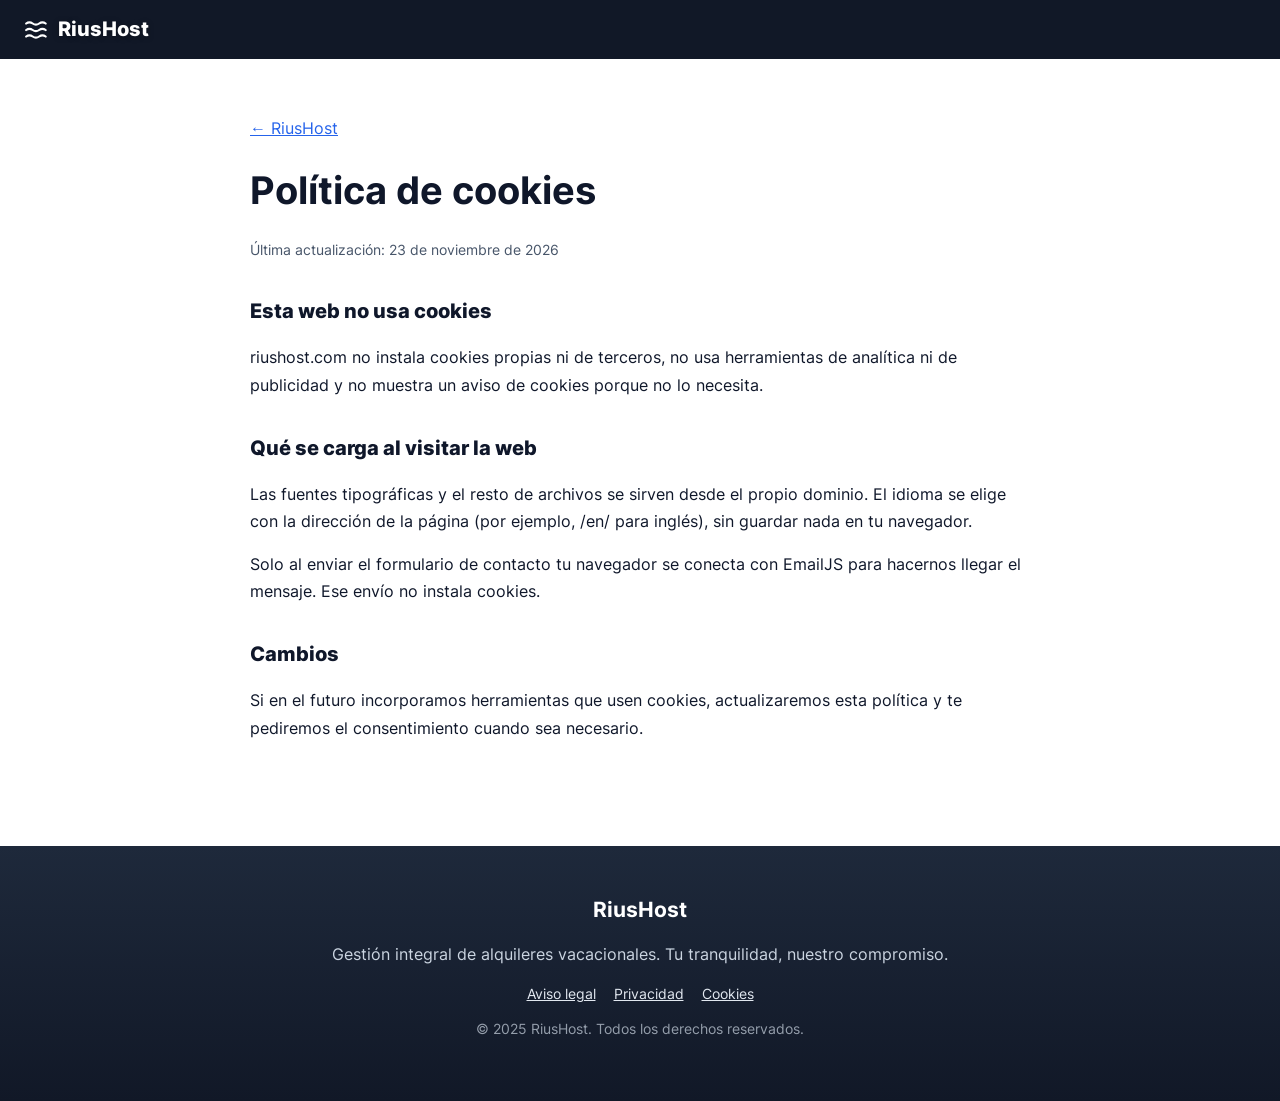
<file: cookies/index.html>
<!doctype html>
<html lang="es">
<head>
  <meta charset="UTF-8" />
  <meta name="viewport" content="width=device-width, initial-scale=1.0" />
  <title>Política de cookies · RiusHost</title>
  <meta name="description" content="Política de cookies de RiusHost." />
  <link rel="canonical" href="https://riushost.com/cookies/" />

  <meta property="og:type" content="website" />
  <meta property="og:title" content="Política de cookies · RiusHost" />
  <meta property="og:description" content="Política de cookies de RiusHost." />
  <meta property="og:url" content="https://riushost.com/cookies/" />
  <meta property="og:site_name" content="RiusHost" />
  <meta property="og:locale" content="es_ES" />
  <meta property="og:image" content="https://riushost.com/assets/og-image.jpg" />
  <meta property="og:image:width" content="1200" />
  <meta property="og:image:height" content="630" />
  <meta name="twitter:card" content="summary_large_image" />
  <meta name="theme-color" content="#0f172a" />
  <link rel="icon" href="/assets/favicon.svg" type="image/svg+xml" />
  <link rel="preload" href="/assets/fonts/inter-latin-400-normal.woff2" as="font" type="font/woff2" crossorigin />
  <link rel="stylesheet" href="/assets/styles.css" />
</head>
<body class="legal-page">
  <header class="topbar solid" id="top">
    <a class="brand" href="/" aria-label="RiusHost">
      <svg viewBox="0 0 24 24" width="26" height="26" aria-hidden="true"><path d="M2 6c2-1.5 4-1.5 6 0s4 1.5 6 0 4-1.5 6 0M2 12c2-1.5 4-1.5 6 0s4 1.5 6 0 4-1.5 6 0M2 18c2-1.5 4-1.5 6 0s4 1.5 6 0 4-1.5 6 0" fill="none" stroke="currentColor" stroke-width="2" stroke-linecap="round"/></svg>
      <span>RiusHost</span>
    </a>



  </header>

  <main class="section">
    <div class="wrap narrow legal">
      <p><a href="/">← RiusHost</a></p>
      <h1>Política de cookies</h1>
      <p class="small">Última actualización: 23 de noviembre de 2026</p>
        <h2>Esta web no usa cookies</h2>
        <p>riushost.com no instala cookies propias ni de terceros, no usa herramientas de analítica ni de publicidad y no muestra un aviso de cookies porque no lo necesita.</p>
        <h2>Qué se carga al visitar la web</h2>
        <p>Las fuentes tipográficas y el resto de archivos se sirven desde el propio dominio. El idioma se elige con la dirección de la página (por ejemplo, /en/ para inglés), sin guardar nada en tu navegador.</p>
        <p>Solo al enviar el formulario de contacto tu navegador se conecta con EmailJS para hacernos llegar el mensaje. Ese envío no instala cookies.</p>
        <h2>Cambios</h2>
        <p>Si en el futuro incorporamos herramientas que usen cookies, actualizaremos esta política y te pediremos el consentimiento cuando sea necesario.</p>
    </div>
  </main>
  <footer class="footer">
    <div class="wrap">
      <strong>RiusHost</strong>
      <p>Gestión integral de alquileres vacacionales. Tu tranquilidad, nuestro compromiso.</p>
      <nav class="legal-links" aria-label="Legal">
        <a href="/aviso-legal/">Aviso legal</a>
        <a href="/privacidad/">Privacidad</a>
        <a href="/cookies/">Cookies</a>
      </nav>
      <p class="small">© 2025 RiusHost. Todos los derechos reservados.</p>
    </div>
  </footer>

</body>
</html>
</file>
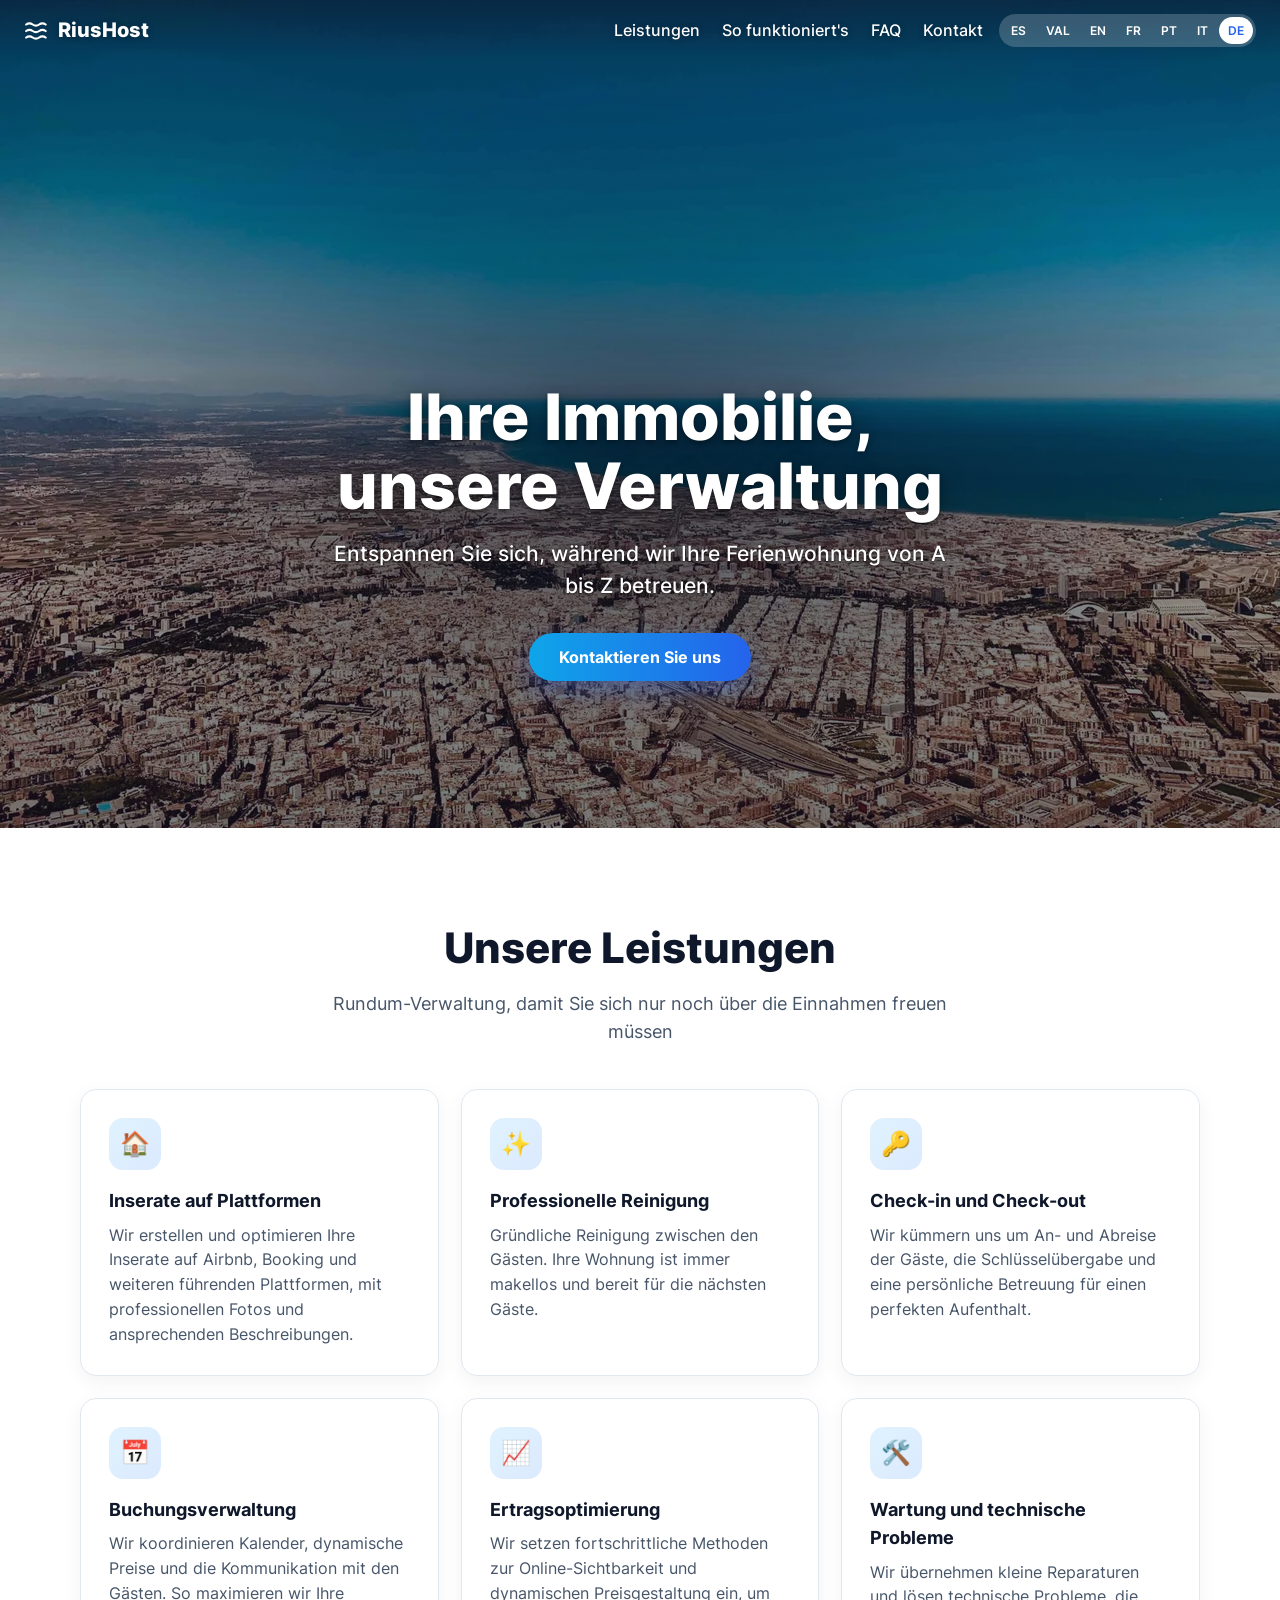
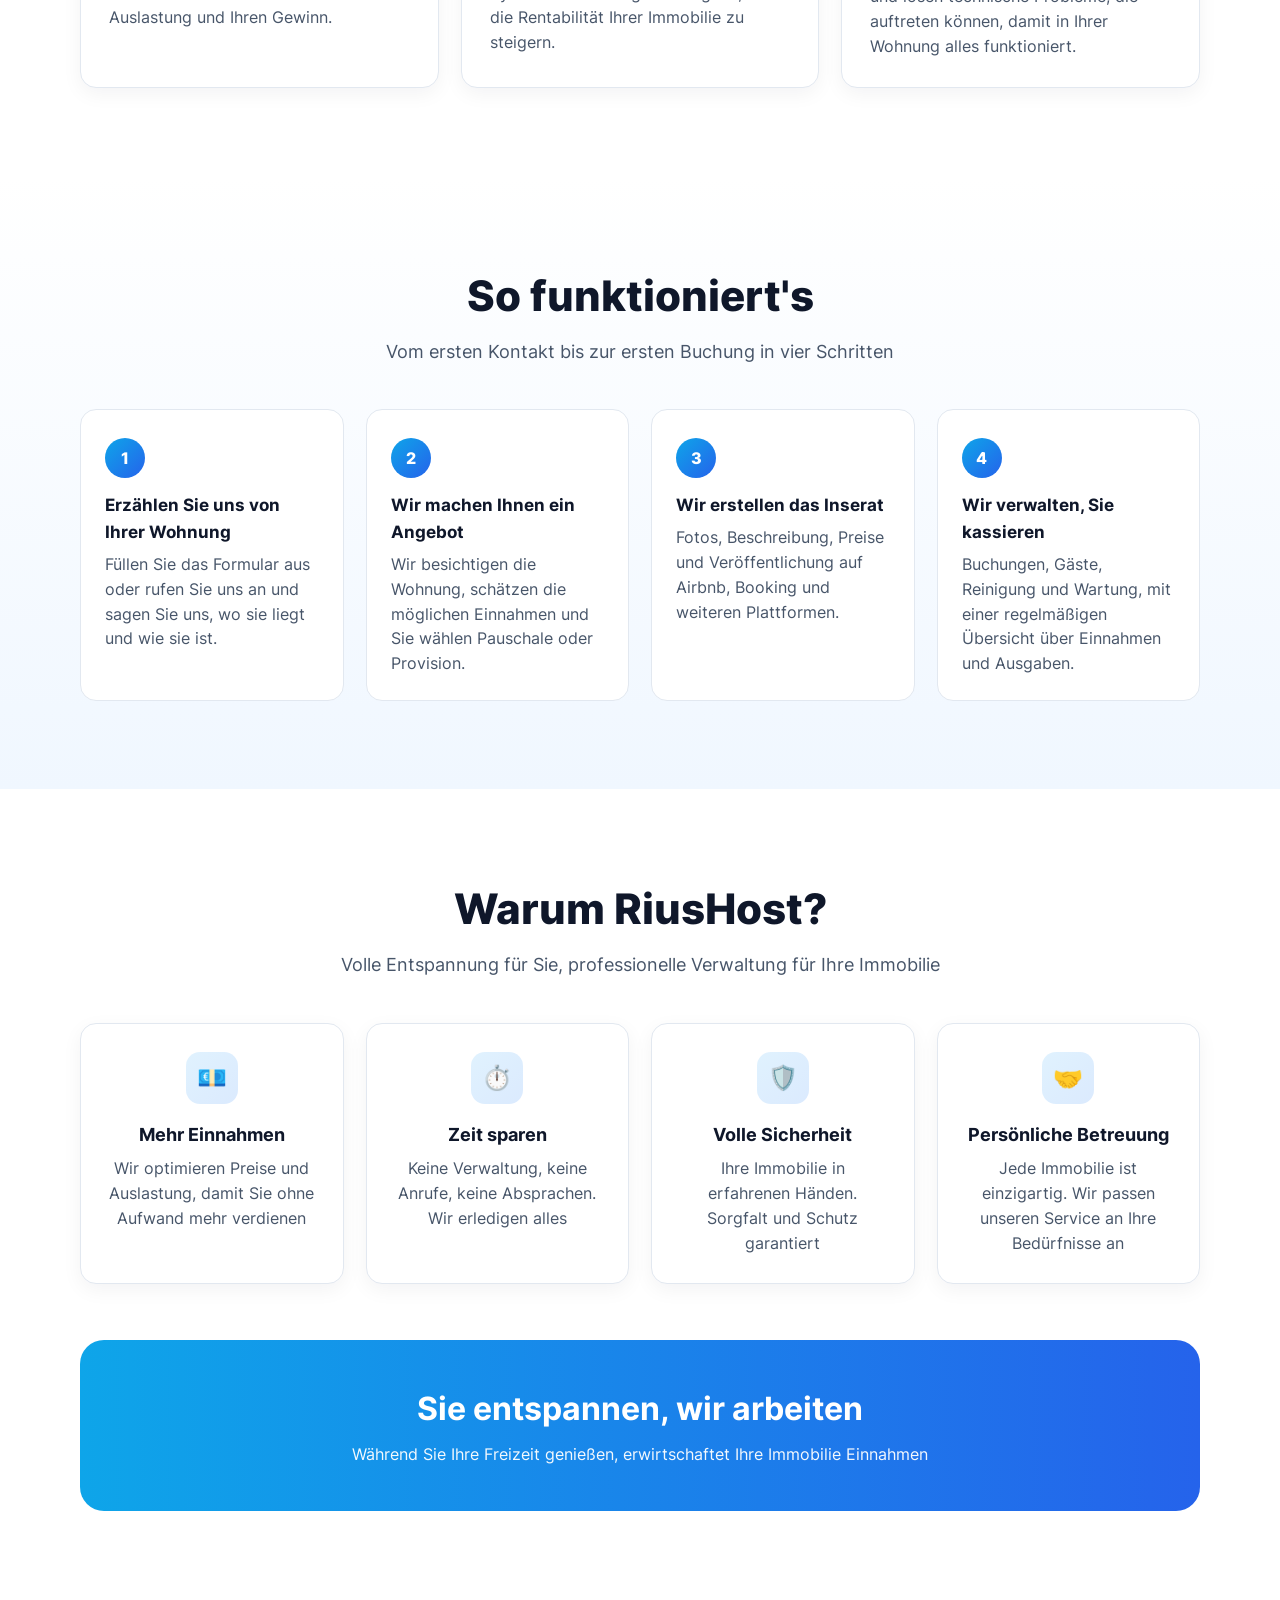
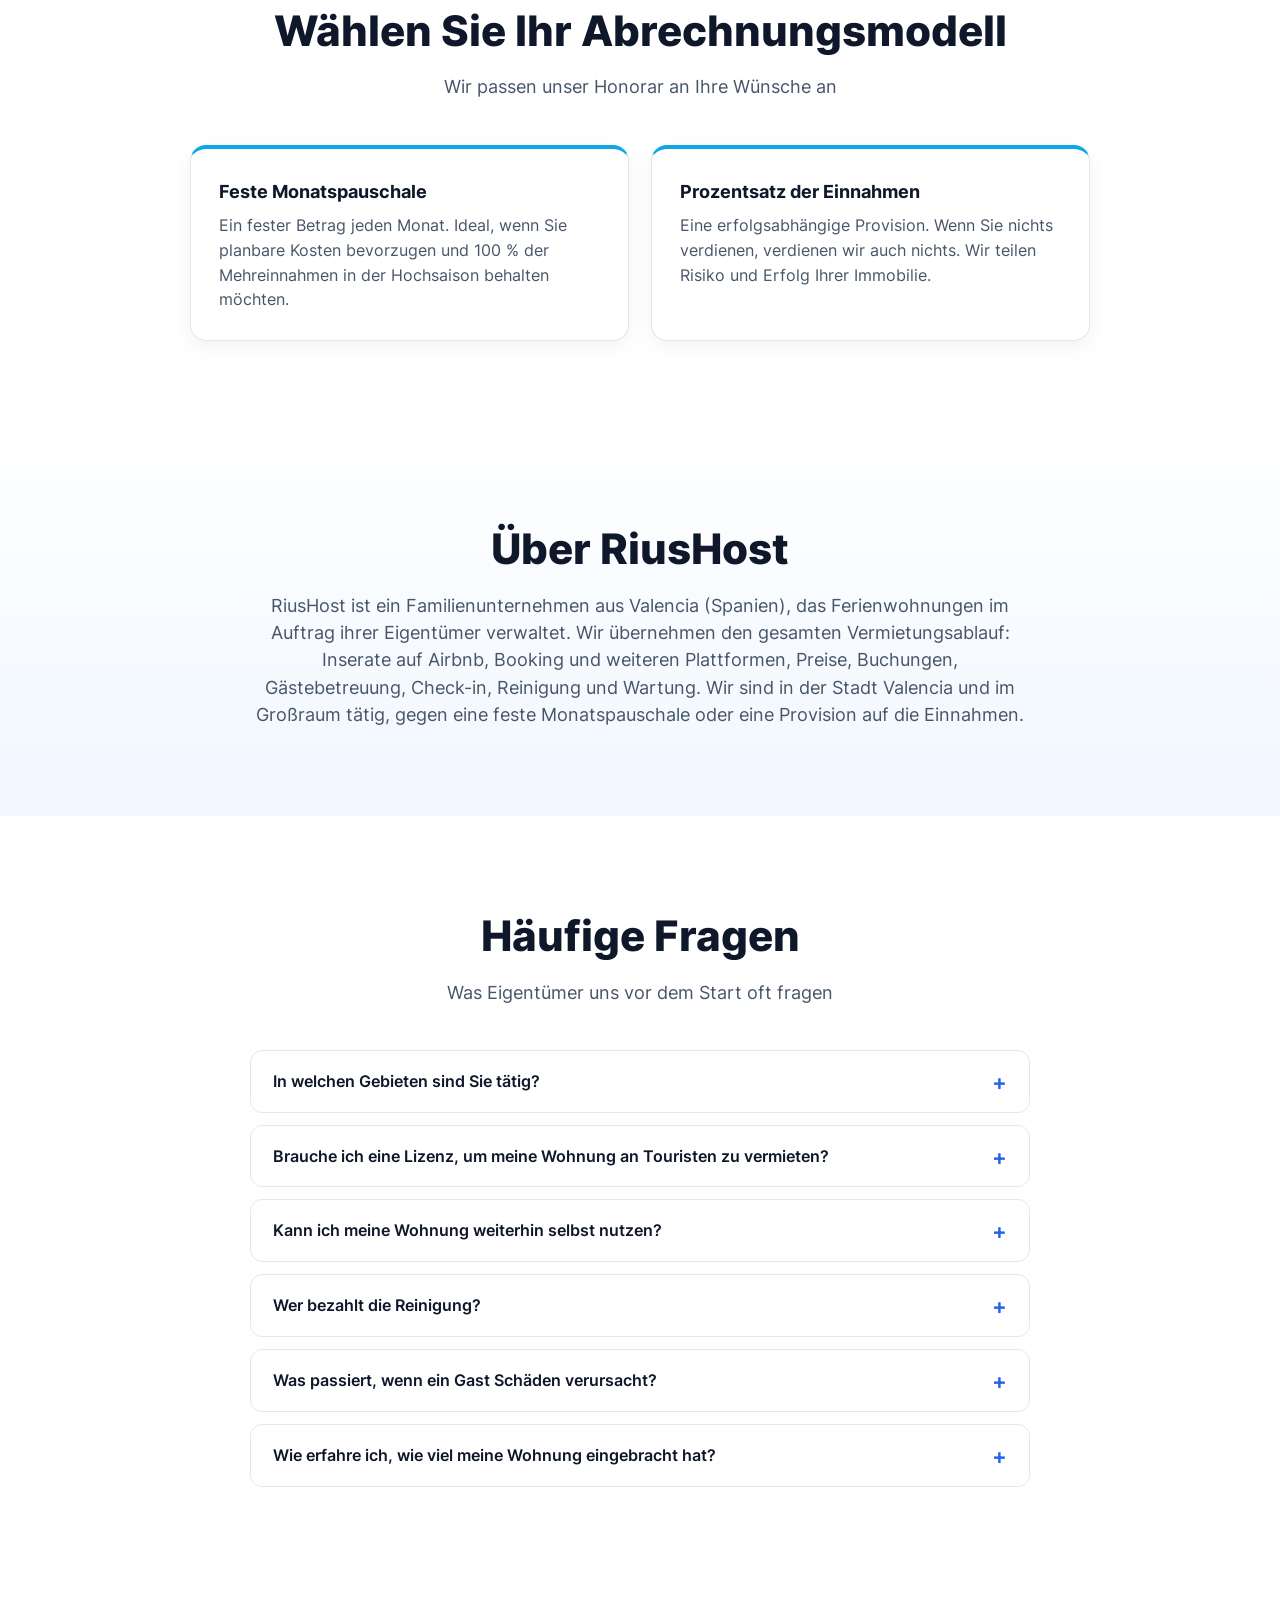
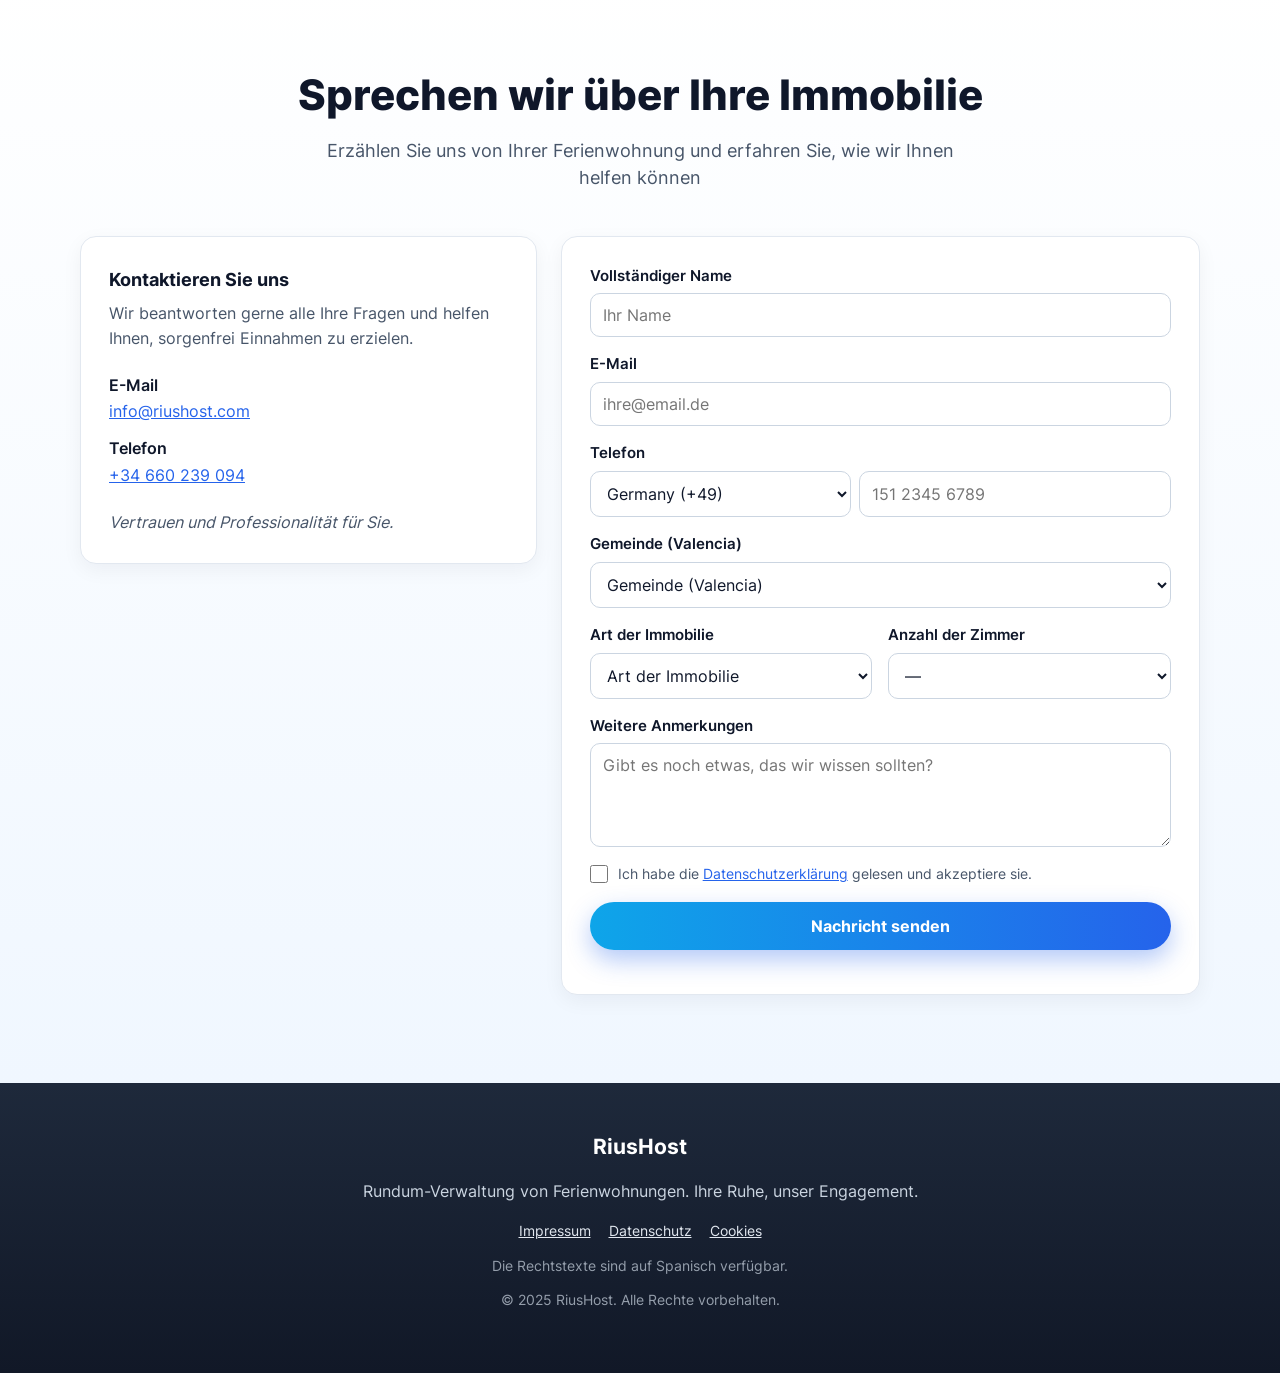
<file: de/index.html>
<!doctype html>
<html lang="de">
<head>
  <meta charset="UTF-8" />
  <meta name="viewport" content="width=device-width, initial-scale=1.0" />
  <title>Ferienwohnung in Valencia (Spanien) verwalten lassen | RiusHost</title>
  <meta name="description" content="Familienunternehmen für die Rundum-Verwaltung von Ferienwohnungen in Valencia: Inserate auf Airbnb und Booking, Preise, Buchungen, Check-in, Reinigung und Wartung. Pauschale oder Provision." />
  <link rel="canonical" href="https://riushost.com/de/" />
  <link rel="alternate" hreflang="es" href="https://riushost.com/" />
  <link rel="alternate" hreflang="ca" href="https://riushost.com/val/" />
  <link rel="alternate" hreflang="en" href="https://riushost.com/en/" />
  <link rel="alternate" hreflang="fr" href="https://riushost.com/fr/" />
  <link rel="alternate" hreflang="pt" href="https://riushost.com/pt/" />
  <link rel="alternate" hreflang="it" href="https://riushost.com/it/" />
  <link rel="alternate" hreflang="de" href="https://riushost.com/de/" />
  <link rel="alternate" hreflang="x-default" href="https://riushost.com/" />
  <meta property="og:type" content="website" />
  <meta property="og:title" content="Ferienwohnung in Valencia (Spanien) verwalten lassen | RiusHost" />
  <meta property="og:description" content="Familienunternehmen für die Rundum-Verwaltung von Ferienwohnungen in Valencia: Inserate auf Airbnb und Booking, Preise, Buchungen, Check-in, Reinigung und Wartung. Pauschale oder Provision." />
  <meta property="og:url" content="https://riushost.com/de/" />
  <meta property="og:site_name" content="RiusHost" />
  <meta property="og:locale" content="de_DE" />
  <meta property="og:image" content="https://riushost.com/assets/og-image.jpg" />
  <meta property="og:image:width" content="1200" />
  <meta property="og:image:height" content="630" />
  <meta name="twitter:card" content="summary_large_image" />
  <meta name="theme-color" content="#0f172a" />
  <link rel="icon" href="/assets/favicon.svg" type="image/svg+xml" />
  <link rel="preload" href="/assets/fonts/inter-latin-400-normal.woff2" as="font" type="font/woff2" crossorigin />
  <link rel="stylesheet" href="/assets/styles.css" />
  <script type="application/ld+json">{"@context": "https://schema.org", "@graph": [{"@type": "ProfessionalService", "@id": "https://riushost.com/#empresa", "name": "RiusHost", "url": "https://riushost.com/", "email": "info@riushost.com", "telephone": "+34660239094", "logo": "https://riushost.com/assets/logo.png", "image": "https://riushost.com/assets/og-image.jpg", "description": "RiusHost ist ein Familienunternehmen aus Valencia (Spanien), das Ferienwohnungen im Auftrag ihrer Eigentümer verwaltet. Wir übernehmen den gesamten Vermietungsablauf: Inserate auf Airbnb, Booking und weiteren Plattformen, Preise, Buchungen, Gästebetreuung, Check-in, Reinigung und Wartung. Wir sind in der Stadt Valencia und im Großraum tätig, gegen eine feste Monatspauschale oder eine Provision auf die Einnahmen.", "slogan": "Ihre Immobilie, unsere Verwaltung", "founder": {"@type": "Person", "name": "Raúl Cardo Rius"}, "address": {"@type": "PostalAddress", "addressLocality": "València", "postalCode": "46006", "addressRegion": "Comunitat Valenciana", "addressCountry": "ES"}, "areaServed": [{"@type": "City", "name": "València"}, {"@type": "City", "name": "Alaquàs"}, {"@type": "City", "name": "Alboraya"}, {"@type": "City", "name": "Aldaia"}, {"@type": "City", "name": "Alfafar"}, {"@type": "City", "name": "Algemesí"}, {"@type": "City", "name": "Almussafes"}, {"@type": "City", "name": "Alzira"}, {"@type": "City", "name": "Benaguasil"}, {"@type": "City", "name": "Benetússer"}, {"@type": "City", "name": "Bétera"}, {"@type": "City", "name": "Burjassot"}, {"@type": "City", "name": "Carlet"}, {"@type": "City", "name": "Catarroja"}, {"@type": "City", "name": "Cheste"}, {"@type": "City", "name": "Chiva"}, {"@type": "City", "name": "Cullera"}, {"@type": "City", "name": "El Puig de Santa Maria"}, {"@type": "City", "name": "Gandia"}, {"@type": "City", "name": "Godella"}, {"@type": "City", "name": "L'Alcúdia"}, {"@type": "City", "name": "La Pobla de Vallbona"}, {"@type": "City", "name": "Llíria"}, {"@type": "City", "name": "Manises"}, {"@type": "City", "name": "Massamagrell"}, {"@type": "City", "name": "Meliana"}, {"@type": "City", "name": "Mislata"}, {"@type": "City", "name": "Moncada"}, {"@type": "City", "name": "Museros"}, {"@type": "City", "name": "Oliva"}, {"@type": "City", "name": "Ontinyent"}, {"@type": "City", "name": "Paiporta"}, {"@type": "City", "name": "Paterna"}, {"@type": "City", "name": "Picanya"}, {"@type": "City", "name": "Picassent"}, {"@type": "City", "name": "Puçol"}, {"@type": "City", "name": "Quart de Poblet"}, {"@type": "City", "name": "Requena"}, {"@type": "City", "name": "Riba-roja de Túria"}, {"@type": "City", "name": "Rocafort"}, {"@type": "City", "name": "Sagunto/Sagunt"}, {"@type": "City", "name": "Sedaví"}, {"@type": "City", "name": "Silla"}, {"@type": "City", "name": "Sueca"}, {"@type": "City", "name": "Tavernes de la Valldigna"}, {"@type": "City", "name": "Torís"}, {"@type": "City", "name": "Torrent"}, {"@type": "City", "name": "Utiel"}, {"@type": "City", "name": "Vilamarxant"}, {"@type": "City", "name": "Xàtiva"}, {"@type": "City", "name": "Xirivella"}], "availableLanguage": ["Español", "Valencià", "English", "Français", "Português", "Italiano", "Deutsch"], "knowsAbout": ["Viviendas de uso turístico", "Airbnb", "Booking.com", "Alquiler vacacional", "Registro de Turismo de la Comunitat Valenciana"], "hasOfferCatalog": {"@type": "OfferCatalog", "name": "Unsere Leistungen", "itemListElement": [{"@type": "Offer", "itemOffered": {"@type": "Service", "name": "Inserate auf Plattformen", "description": "Wir erstellen und optimieren Ihre Inserate auf Airbnb, Booking und weiteren führenden Plattformen, mit professionellen Fotos und ansprechenden Beschreibungen.", "areaServed": "València"}}, {"@type": "Offer", "itemOffered": {"@type": "Service", "name": "Professionelle Reinigung", "description": "Gründliche Reinigung zwischen den Gästen. Ihre Wohnung ist immer makellos und bereit für die nächsten Gäste.", "areaServed": "València"}}, {"@type": "Offer", "itemOffered": {"@type": "Service", "name": "Check-in und Check-out", "description": "Wir kümmern uns um An- und Abreise der Gäste, die Schlüsselübergabe und eine persönliche Betreuung für einen perfekten Aufenthalt.", "areaServed": "València"}}, {"@type": "Offer", "itemOffered": {"@type": "Service", "name": "Buchungsverwaltung", "description": "Wir koordinieren Kalender, dynamische Preise und die Kommunikation mit den Gästen. So maximieren wir Ihre Auslastung und Ihren Gewinn.", "areaServed": "València"}}, {"@type": "Offer", "itemOffered": {"@type": "Service", "name": "Ertragsoptimierung", "description": "Wir setzen fortschrittliche Methoden zur Online-Sichtbarkeit und dynamischen Preisgestaltung ein, um die Rentabilität Ihrer Immobilie zu steigern.", "areaServed": "València"}}, {"@type": "Offer", "itemOffered": {"@type": "Service", "name": "Wartung und technische Probleme", "description": "Wir übernehmen kleine Reparaturen und lösen technische Probleme, die auftreten können, damit in Ihrer Wohnung alles funktioniert.", "areaServed": "València"}}]}}, {"@type": "WebSite", "@id": "https://riushost.com/#web", "url": "https://riushost.com/", "name": "RiusHost", "publisher": {"@id": "https://riushost.com/#empresa"}, "inLanguage": ["es", "ca-ES-valencia", "en", "fr", "pt", "it", "de"]}, {"@type": "WebPage", "@id": "https://riushost.com/de/#pagina", "url": "https://riushost.com/de/", "name": "Ferienwohnung in Valencia (Spanien) verwalten lassen | RiusHost", "description": "Familienunternehmen für die Rundum-Verwaltung von Ferienwohnungen in Valencia: Inserate auf Airbnb und Booking, Preise, Buchungen, Check-in, Reinigung und Wartung. Pauschale oder Provision.", "inLanguage": "de", "isPartOf": {"@id": "https://riushost.com/#web"}, "about": {"@id": "https://riushost.com/#empresa"}, "dateModified": "2026-11-25", "primaryImageOfPage": "https://riushost.com/assets/og-image.jpg"}]}</script>
  <script type="application/ld+json">{"@context": "https://schema.org", "@type": "FAQPage", "mainEntity": [{"@type": "Question", "name": "In welchen Gebieten sind Sie tätig?", "acceptedAnswer": {"@type": "Answer", "text": "In der Stadt Valencia sowie in den Gemeinden des Großraums und der Provinz. Wenn Ihre Immobilie nicht in der Liste des Formulars steht, schreiben Sie uns trotzdem."}}, {"@type": "Question", "name": "Brauche ich eine Lizenz, um meine Wohnung an Touristen zu vermieten?", "acceptedAnswer": {"@type": "Answer", "text": "Ja. In der Region Valencia muss die Wohnung im Tourismusregister eingetragen sein und die Bauvorschriften ihrer Gemeinde erfüllen. Wir begleiten Sie bei den Schritten und Unterlagen."}}, {"@type": "Question", "name": "Kann ich meine Wohnung weiterhin selbst nutzen?", "acceptedAnswer": {"@type": "Answer", "text": "Ja. Wir blockieren im Kalender die Termine, die Sie für sich oder Ihre Familie freihalten möchten. Sagen Sie uns einfach rechtzeitig Bescheid."}}, {"@type": "Question", "name": "Wer bezahlt die Reinigung?", "acceptedAnswer": {"@type": "Answer", "text": "Die Reinigungsgebühr zahlt in der Regel der Gast bei der Buchung. Wir organisieren die Reinigung nach jeder Abreise."}}, {"@type": "Question", "name": "Was passiert, wenn ein Gast Schäden verursacht?", "acceptedAnswer": {"@type": "Answer", "text": "Wir prüfen die Wohnung nach jedem Aufenthalt und kümmern uns bei Schäden um die Reklamation bei der Buchungsplattform. Außerdem empfehlen wir eine Hausratversicherung, die die touristische Vermietung abdeckt."}}, {"@type": "Question", "name": "Wie erfahre ich, wie viel meine Wohnung eingebracht hat?", "acceptedAnswer": {"@type": "Answer", "text": "Wir senden Ihnen regelmäßig eine Übersicht über Buchungen, Einnahmen und Ausgaben, und Sie können uns jederzeit fragen."}}]}</script>
  <link rel="preload" as="image" type="image/webp" imagesrcset="/assets/hero-800.webp 800w, /assets/hero-1280.webp 1280w, /assets/hero-1600.webp 1600w" imagesizes="100vw" fetchpriority="high" />
</head>
<body>
  <header class="topbar" id="top">
    <a class="brand" href="/de/" aria-label="RiusHost">
      <svg viewBox="0 0 24 24" width="26" height="26" aria-hidden="true"><path d="M2 6c2-1.5 4-1.5 6 0s4 1.5 6 0 4-1.5 6 0M2 12c2-1.5 4-1.5 6 0s4 1.5 6 0 4-1.5 6 0M2 18c2-1.5 4-1.5 6 0s4 1.5 6 0 4-1.5 6 0" fill="none" stroke="currentColor" stroke-width="2" stroke-linecap="round"/></svg>
      <span>RiusHost</span>
    </a>
    <nav class="nav" id="nav" aria-label="Menu">
      <a href="/de/#servicios">Leistungen</a>
      <a href="/de/#como-funciona">So funktioniert&#x27;s</a>
      <a href="/de/#faq">FAQ</a>
      <a href="/de/#contacto">Kontakt</a>
      <div class="nav-langs"><a href="/" hreflang="es" lang="es">ES</a><a href="/val/" hreflang="ca" lang="ca-ES-valencia">VAL</a><a href="/en/" hreflang="en" lang="en">EN</a><a href="/fr/" hreflang="fr" lang="fr">FR</a><a href="/pt/" hreflang="pt" lang="pt">PT</a><a href="/it/" hreflang="it" lang="it">IT</a><a href="/de/" hreflang="de" lang="de" aria-current="true">DE</a></div>
    </nav>
    <nav class="langs" aria-label="Sprache ändern">
      <a href="/" hreflang="es" lang="es" title="Español">ES</a>
      <a href="/val/" hreflang="ca" lang="ca-ES-valencia" title="Valencià">VAL</a>
      <a href="/en/" hreflang="en" lang="en" title="English">EN</a>
      <a href="/fr/" hreflang="fr" lang="fr" title="Français">FR</a>
      <a href="/pt/" hreflang="pt" lang="pt" title="Português">PT</a>
      <a href="/it/" hreflang="it" lang="it" title="Italiano">IT</a>
      <a href="/de/" hreflang="de" lang="de" title="Deutsch" aria-current="true">DE</a>
    </nav>
    <button class="menu-btn" id="menuBtn" aria-controls="nav" aria-expanded="false" aria-label="Menu">
      <svg viewBox="0 0 24 24" width="22" height="22" aria-hidden="true"><path d="M4 7h16M4 12h16M4 17h16" stroke="currentColor" stroke-width="2" stroke-linecap="round"/></svg>
    </button>
  </header>

  <section class="hero">
    <picture>
      <source type="image/webp" srcset="/assets/hero-800.webp 800w, /assets/hero-1280.webp 1280w, /assets/hero-1600.webp 1600w" sizes="100vw" />
      <img class="hero-img" src="/assets/hero-1280.jpg" width="1600" height="1198" alt="Luftaufnahme von Valencia am Mittelmeer" fetchpriority="high" decoding="async" onerror="this.remove()" />
    </picture>
    <div class="hero-overlay"></div>
    <div class="hero-content">
      <h1>Ihre Immobilie, unsere Verwaltung</h1>
      <p>Entspannen Sie sich, während wir Ihre Ferienwohnung von A bis Z betreuen.</p>
      <a class="btn" href="#contacto">Kontaktieren Sie uns</a>
    </div>
  </section>

  <main>
    <section class="section" id="servicios">
      <div class="wrap">
        <h2>Unsere Leistungen</h2>
        <p class="lead">Rundum-Verwaltung, damit Sie sich nur noch über die Einnahmen freuen müssen</p>
        <div class="grid grid-3">
          <article class="card">
            <div class="icon" aria-hidden="true">🏠</div>
            <h3>Inserate auf Plattformen</h3>
            <p>Wir erstellen und optimieren Ihre Inserate auf Airbnb, Booking und weiteren führenden Plattformen, mit professionellen Fotos und ansprechenden Beschreibungen.</p>
          </article>
          <article class="card">
            <div class="icon" aria-hidden="true">✨</div>
            <h3>Professionelle Reinigung</h3>
            <p>Gründliche Reinigung zwischen den Gästen. Ihre Wohnung ist immer makellos und bereit für die nächsten Gäste.</p>
          </article>
          <article class="card">
            <div class="icon" aria-hidden="true">🔑</div>
            <h3>Check-in und Check-out</h3>
            <p>Wir kümmern uns um An- und Abreise der Gäste, die Schlüsselübergabe und eine persönliche Betreuung für einen perfekten Aufenthalt.</p>
          </article>
          <article class="card">
            <div class="icon" aria-hidden="true">📅</div>
            <h3>Buchungsverwaltung</h3>
            <p>Wir koordinieren Kalender, dynamische Preise und die Kommunikation mit den Gästen. So maximieren wir Ihre Auslastung und Ihren Gewinn.</p>
          </article>
          <article class="card">
            <div class="icon" aria-hidden="true">📈</div>
            <h3>Ertragsoptimierung</h3>
            <p>Wir setzen fortschrittliche Methoden zur Online-Sichtbarkeit und dynamischen Preisgestaltung ein, um die Rentabilität Ihrer Immobilie zu steigern.</p>
          </article>
          <article class="card">
            <div class="icon" aria-hidden="true">🛠️</div>
            <h3>Wartung und technische Probleme</h3>
            <p>Wir übernehmen kleine Reparaturen und lösen technische Probleme, die auftreten können, damit in Ihrer Wohnung alles funktioniert.</p>
          </article>
        </div>
      </div>
    </section>

    <section class="section alt" id="como-funciona">
      <div class="wrap">
        <h2>So funktioniert&#x27;s</h2>
        <p class="lead">Vom ersten Kontakt bis zur ersten Buchung in vier Schritten</p>
        <ol class="steps">
          <li>
            <h3>Erzählen Sie uns von Ihrer Wohnung</h3>
            <p>Füllen Sie das Formular aus oder rufen Sie uns an und sagen Sie uns, wo sie liegt und wie sie ist.</p>
          </li>
          <li>
            <h3>Wir machen Ihnen ein Angebot</h3>
            <p>Wir besichtigen die Wohnung, schätzen die möglichen Einnahmen und Sie wählen Pauschale oder Provision.</p>
          </li>
          <li>
            <h3>Wir erstellen das Inserat</h3>
            <p>Fotos, Beschreibung, Preise und Veröffentlichung auf Airbnb, Booking und weiteren Plattformen.</p>
          </li>
          <li>
            <h3>Wir verwalten, Sie kassieren</h3>
            <p>Buchungen, Gäste, Reinigung und Wartung, mit einer regelmäßigen Übersicht über Einnahmen und Ausgaben.</p>
          </li>
        </ol>
      </div>
    </section>

    <section class="section" id="beneficios">
      <div class="wrap">
        <h2>Warum RiusHost?</h2>
        <p class="lead">Volle Entspannung für Sie, professionelle Verwaltung für Ihre Immobilie</p>
        <div class="grid grid-4">
          <article class="card benefit">
            <div class="icon" aria-hidden="true">💶</div>
            <h3>Mehr Einnahmen</h3>
            <p>Wir optimieren Preise und Auslastung, damit Sie ohne Aufwand mehr verdienen</p>
          </article>
          <article class="card benefit">
            <div class="icon" aria-hidden="true">⏱️</div>
            <h3>Zeit sparen</h3>
            <p>Keine Verwaltung, keine Anrufe, keine Absprachen. Wir erledigen alles</p>
          </article>
          <article class="card benefit">
            <div class="icon" aria-hidden="true">🛡️</div>
            <h3>Volle Sicherheit</h3>
            <p>Ihre Immobilie in erfahrenen Händen. Sorgfalt und Schutz garantiert</p>
          </article>
          <article class="card benefit">
            <div class="icon" aria-hidden="true">🤝</div>
            <h3>Persönliche Betreuung</h3>
            <p>Jede Immobilie ist einzigartig. Wir passen unseren Service an Ihre Bedürfnisse an</p>
          </article>
        </div>

        <div class="banner">
          <h3>Sie entspannen, wir arbeiten</h3>
          <p>Während Sie Ihre Freizeit genießen, erwirtschaftet Ihre Immobilie Einnahmen</p>
        </div>

        <h2 class="mt">Wählen Sie Ihr Abrechnungsmodell</h2>
        <p class="lead">Wir passen unser Honorar an Ihre Wünsche an</p>
        <div class="grid grid-2">
          <article class="card price">
            <h3>Feste Monatspauschale</h3>
            <p>Ein fester Betrag jeden Monat. Ideal, wenn Sie planbare Kosten bevorzugen und 100 % der Mehreinnahmen in der Hochsaison behalten möchten.</p>
          </article>
          <article class="card price">
            <h3>Prozentsatz der Einnahmen</h3>
            <p>Eine erfolgsabhängige Provision. Wenn Sie nichts verdienen, verdienen wir auch nichts. Wir teilen Risiko und Erfolg Ihrer Immobilie.</p>
          </article>
        </div>
      </div>
    </section>

    <section class="section alt" id="sobre-riushost">
      <div class="wrap narrow about">
        <h2>Über RiusHost</h2>
        <p>RiusHost ist ein Familienunternehmen aus Valencia (Spanien), das Ferienwohnungen im Auftrag ihrer Eigentümer verwaltet. Wir übernehmen den gesamten Vermietungsablauf: Inserate auf Airbnb, Booking und weiteren Plattformen, Preise, Buchungen, Gästebetreuung, Check-in, Reinigung und Wartung. Wir sind in der Stadt Valencia und im Großraum tätig, gegen eine feste Monatspauschale oder eine Provision auf die Einnahmen.</p>
      </div>
    </section>

    <section class="section" id="faq">
      <div class="wrap narrow">
        <h2>Häufige Fragen</h2>
        <p class="lead">Was Eigentümer uns vor dem Start oft fragen</p>
        <div class="faq">
          <details>
            <summary>In welchen Gebieten sind Sie tätig?</summary>
            <p>In der Stadt Valencia sowie in den Gemeinden des Großraums und der Provinz. Wenn Ihre Immobilie nicht in der Liste des Formulars steht, schreiben Sie uns trotzdem.</p>
          </details>
          <details>
            <summary>Brauche ich eine Lizenz, um meine Wohnung an Touristen zu vermieten?</summary>
            <p>Ja. In der Region Valencia muss die Wohnung im Tourismusregister eingetragen sein und die Bauvorschriften ihrer Gemeinde erfüllen. Wir begleiten Sie bei den Schritten und Unterlagen.</p>
          </details>
          <details>
            <summary>Kann ich meine Wohnung weiterhin selbst nutzen?</summary>
            <p>Ja. Wir blockieren im Kalender die Termine, die Sie für sich oder Ihre Familie freihalten möchten. Sagen Sie uns einfach rechtzeitig Bescheid.</p>
          </details>
          <details>
            <summary>Wer bezahlt die Reinigung?</summary>
            <p>Die Reinigungsgebühr zahlt in der Regel der Gast bei der Buchung. Wir organisieren die Reinigung nach jeder Abreise.</p>
          </details>
          <details>
            <summary>Was passiert, wenn ein Gast Schäden verursacht?</summary>
            <p>Wir prüfen die Wohnung nach jedem Aufenthalt und kümmern uns bei Schäden um die Reklamation bei der Buchungsplattform. Außerdem empfehlen wir eine Hausratversicherung, die die touristische Vermietung abdeckt.</p>
          </details>
          <details>
            <summary>Wie erfahre ich, wie viel meine Wohnung eingebracht hat?</summary>
            <p>Wir senden Ihnen regelmäßig eine Übersicht über Buchungen, Einnahmen und Ausgaben, und Sie können uns jederzeit fragen.</p>
          </details>
        </div>
      </div>
    </section>

    <section class="section alt" id="contacto">
      <div class="wrap">
        <h2>Sprechen wir über Ihre Immobilie</h2>
        <p class="lead">Erzählen Sie uns von Ihrer Ferienwohnung und erfahren Sie, wie wir Ihnen helfen können</p>
        <div class="contact">
          <aside class="card contact-card">
            <h3>Kontaktieren Sie uns</h3>
            <p>Wir beantworten gerne alle Ihre Fragen und helfen Ihnen, sorgenfrei Einnahmen zu erzielen.</p>
            <dl>
              <dt>E-Mail</dt>
              <dd><a href="mailto:info@riushost.com">info@riushost.com</a></dd>
              <dt>Telefon</dt>
              <dd><a href="tel:+34660239094">+34 660 239 094</a></dd>
            </dl>
            <p class="trust">Vertrauen und Professionalität für Sie.</p>
          </aside>

          <form class="card form" id="contactForm" novalidate>
            <label for="f-nombre"><span>Vollständiger Name</span></label>
            <input id="f-nombre" name="nombre" type="text" required autocomplete="name" placeholder="Ihr Name" />
            <label for="f-email"><span>E-Mail</span></label>
            <input id="f-email" name="email" type="email" required autocomplete="email" placeholder="ihre@email.de" />
            <label for="f-tel"><span>Telefon</span></label>
            <span class="row">
              <select id="f-prefix" name="phonePrefix" aria-label="Vorwahl"><option value="+34">Spain (+34)</option><option value="+33">France (+33)</option><option value="+351">Portugal (+351)</option><option value="+39">Italy (+39)</option><option value="+44">United Kingdom (+44)</option><option value="+49" selected>Germany (+49)</option><option value="+41">Switzerland (+41)</option><option value="+43">Austria (+43)</option><option value="+1">United States (+1)</option><option value="+376">Andorra (+376)</option></select>
              <input id="f-tel" name="phoneNumber" type="tel" required autocomplete="tel-national" placeholder="151 2345 6789" />
            </span>
            <label for="f-location"><span>Gemeinde (Valencia)</span></label>
            <select id="f-location" name="location" required><option value="" disabled selected>Gemeinde (Valencia)</option><option value="Valencia">Valencia</option><option value="Alaquàs">Alaquàs</option><option value="Alboraya">Alboraya</option><option value="Aldaia">Aldaia</option><option value="Alfafar">Alfafar</option><option value="Algemesí">Algemesí</option><option value="Almussafes">Almussafes</option><option value="Alzira">Alzira</option><option value="Benaguasil">Benaguasil</option><option value="Benetússer">Benetússer</option><option value="Bétera">Bétera</option><option value="Burjassot">Burjassot</option><option value="Carlet">Carlet</option><option value="Catarroja">Catarroja</option><option value="Cheste">Cheste</option><option value="Chiva">Chiva</option><option value="Cullera">Cullera</option><option value="El Puig de Santa Maria">El Puig de Santa Maria</option><option value="Gandia">Gandia</option><option value="Godella">Godella</option><option value="L&#x27;Alcúdia">L&#x27;Alcúdia</option><option value="La Pobla de Vallbona">La Pobla de Vallbona</option><option value="Llíria">Llíria</option><option value="Manises">Manises</option><option value="Massamagrell">Massamagrell</option><option value="Meliana">Meliana</option><option value="Mislata">Mislata</option><option value="Moncada">Moncada</option><option value="Museros">Museros</option><option value="Oliva">Oliva</option><option value="Ontinyent">Ontinyent</option><option value="Paiporta">Paiporta</option><option value="Paterna">Paterna</option><option value="Picanya">Picanya</option><option value="Picassent">Picassent</option><option value="Puçol">Puçol</option><option value="Quart de Poblet">Quart de Poblet</option><option value="Requena">Requena</option><option value="Riba-roja de Túria">Riba-roja de Túria</option><option value="Rocafort">Rocafort</option><option value="Sagunto/Sagunt">Sagunto/Sagunt</option><option value="Sedaví">Sedaví</option><option value="Silla">Silla</option><option value="Sueca">Sueca</option><option value="Tavernes de la Valldigna">Tavernes de la Valldigna</option><option value="Torís">Torís</option><option value="Torrent">Torrent</option><option value="Utiel">Utiel</option><option value="Vilamarxant">Vilamarxant</option><option value="Xàtiva">Xàtiva</option><option value="Xirivella">Xirivella</option></select>
            <span class="row two">
              <span class="field">
                <label for="f-ptype"><span>Art der Immobilie</span></label>
                <select id="f-ptype" name="propertyType" required><option value="" disabled selected>Art der Immobilie</option><option value="apartment">Wohnung</option><option value="chalet">Haus</option><option value="villa">Villa</option><option value="rural">Landhaus</option><option value="other">Sonstiges</option></select>
              </span>
              <span class="field">
                <label for="f-rooms"><span>Anzahl der Zimmer</span></label>
                <select id="f-rooms" name="rooms" required><option value="" disabled selected>—</option><option>1</option><option>2</option><option>3</option><option>4</option><option>5</option><option>6+</option></select>
              </span>
            </span>
            <label for="f-msg"><span>Weitere Anmerkungen</span></label>
            <textarea id="f-msg" name="mensaje" rows="4" placeholder="Gibt es noch etwas, das wir wissen sollten?"></textarea>
            <label class="consent" for="f-consent">
              <input id="f-consent" name="consent" type="checkbox" required />
              <span>Ich habe die <a href="/privacidad/" target="_blank" rel="noopener">Datenschutzerklärung</a> gelesen und akzeptiere sie.</span>
            </label>
            <button class="btn" type="submit">Nachricht senden</button>
            <p class="status" id="formStatus" role="status" aria-live="polite"></p>
          </form>
        </div>
      </div>
    </section>
  </main>

  <footer class="footer">
    <div class="wrap">
      <strong>RiusHost</strong>
      <p>Rundum-Verwaltung von Ferienwohnungen. Ihre Ruhe, unser Engagement.</p>
      <nav class="legal-links" aria-label="Legal">
        <a href="/aviso-legal/">Impressum</a>
        <a href="/privacidad/">Datenschutz</a>
        <a href="/cookies/">Cookies</a>
      </nav>
      <p class="small">Die Rechtstexte sind auf Spanisch verfügbar.</p>
      <p class="small">© 2025 RiusHost. Alle Rechte vorbehalten.</p>
    </div>
  </footer>

  <script id="rh-msgs" type="application/json">{"toastSuccessTitle": "Nachricht gesendet! 🌊", "toastSuccessDescription": "Wir melden uns sehr bald bei Ihnen. Vielen Dank für Ihr Vertrauen in RiusHost!", "toastErrorTitle": "❌ Fehler beim Senden", "toastErrorDescription": "Die Nachricht konnte nicht gesendet werden. Bitte versuchen Sie es erneut oder schreiben Sie direkt an info@riushost.com", "toastConfigErrorTitle": "⚙️ Konfiguration ausstehend", "toastConfigErrorDescription": "Der E-Mail-Dienst ist nicht eingerichtet. Bitte schreiben Sie direkt an info@riushost.com", "consentError": "Bitte akzeptieren Sie die Datenschutzerklärung, um Ihre Nachricht zu senden."}</script>
  <script src="/assets/vendor/emailjs-4.4.1.min.js" defer></script>
  <script src="/assets/main.js" defer></script>
</body>
</html>
</file>
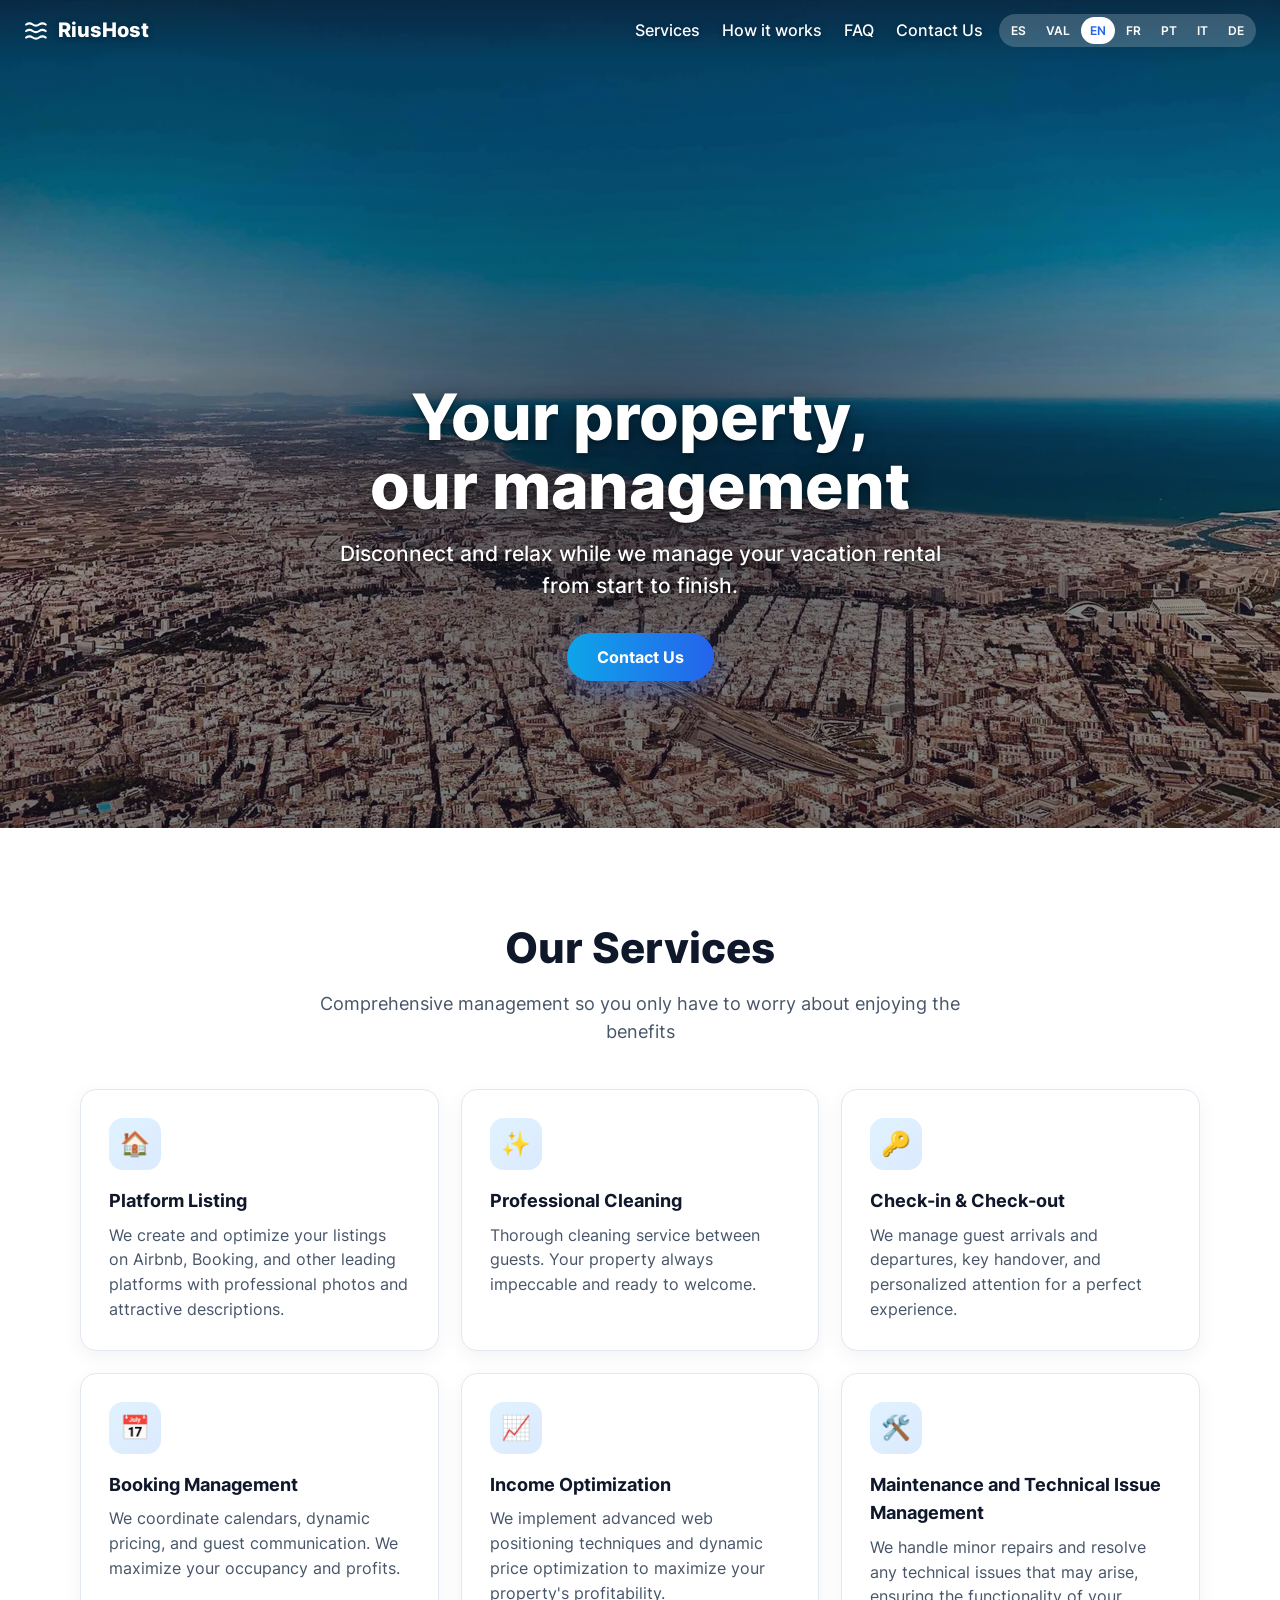
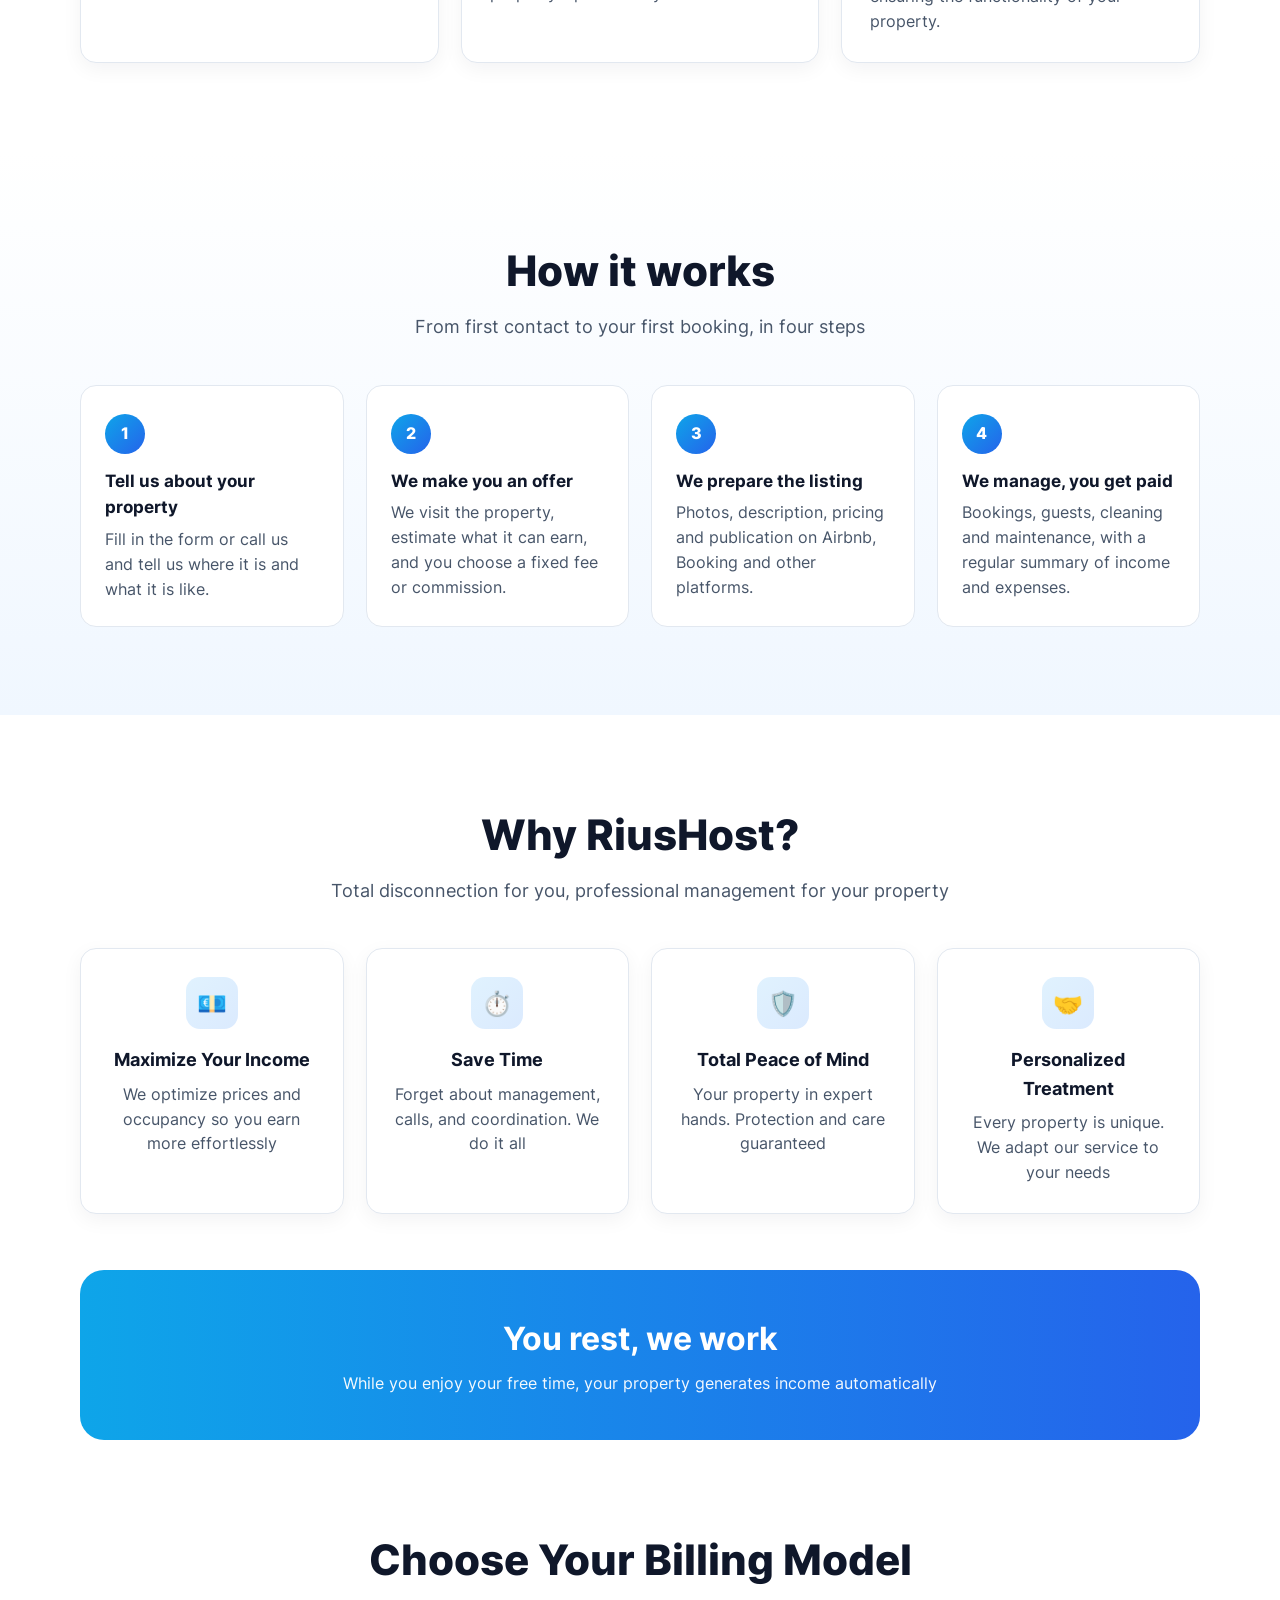
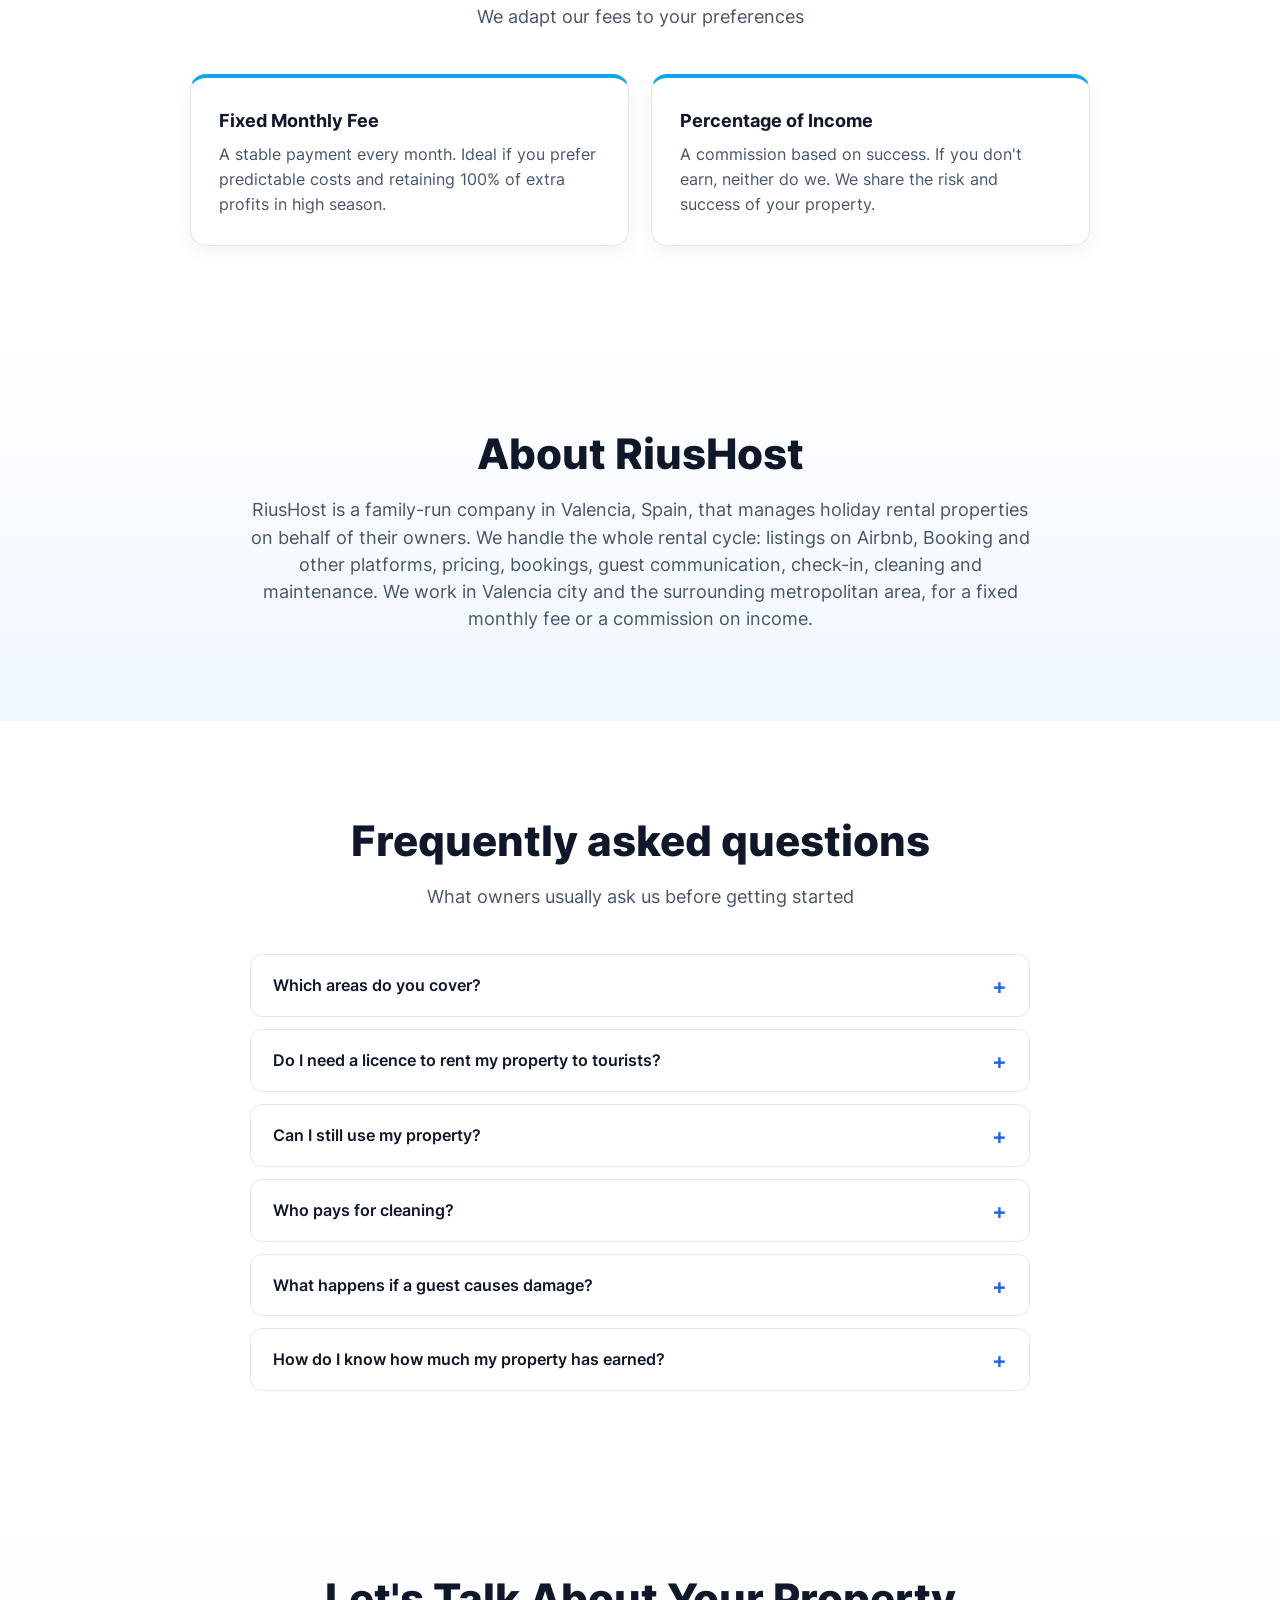
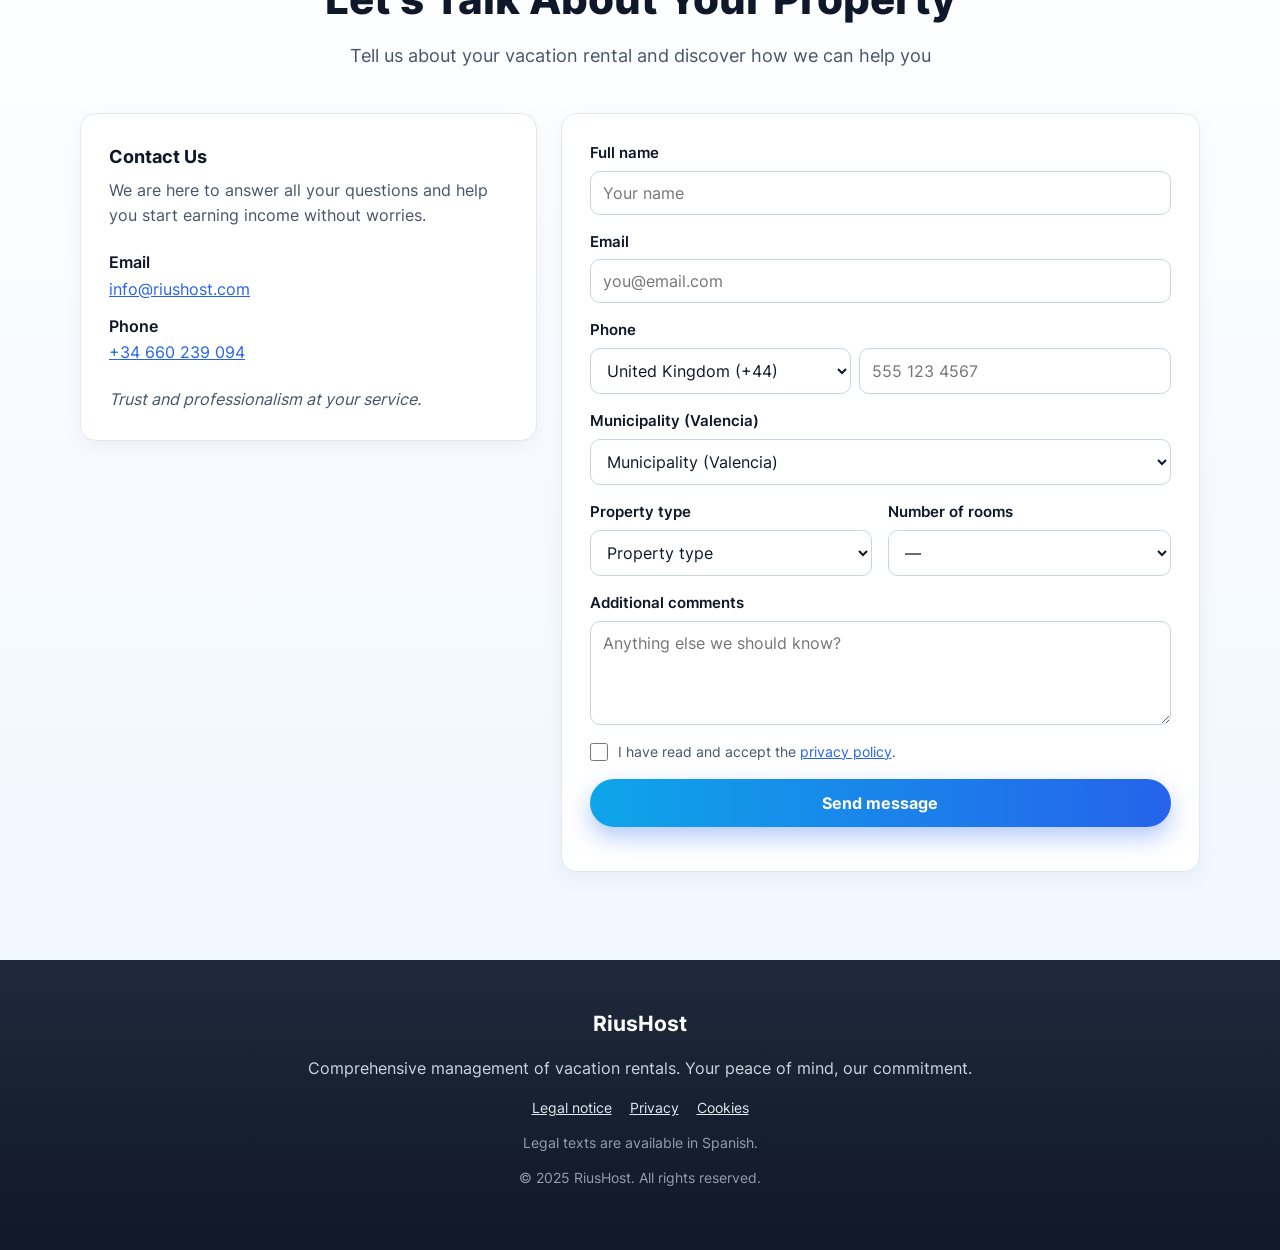
<file: en/index.html>
<!doctype html>
<html lang="en">
<head>
  <meta charset="UTF-8" />
  <meta name="viewport" content="width=device-width, initial-scale=1.0" />
  <title>Holiday Rental Management in Valencia, Spain | RiusHost</title>
  <meta name="description" content="Family-run, full-service holiday rental management in Valencia: Airbnb and Booking listings, pricing, bookings, check-in, cleaning and maintenance. Fixed fee or commission." />
  <link rel="canonical" href="https://riushost.com/en/" />
  <link rel="alternate" hreflang="es" href="https://riushost.com/" />
  <link rel="alternate" hreflang="ca" href="https://riushost.com/val/" />
  <link rel="alternate" hreflang="en" href="https://riushost.com/en/" />
  <link rel="alternate" hreflang="fr" href="https://riushost.com/fr/" />
  <link rel="alternate" hreflang="pt" href="https://riushost.com/pt/" />
  <link rel="alternate" hreflang="it" href="https://riushost.com/it/" />
  <link rel="alternate" hreflang="de" href="https://riushost.com/de/" />
  <link rel="alternate" hreflang="x-default" href="https://riushost.com/" />
  <meta property="og:type" content="website" />
  <meta property="og:title" content="Holiday Rental Management in Valencia, Spain | RiusHost" />
  <meta property="og:description" content="Family-run, full-service holiday rental management in Valencia: Airbnb and Booking listings, pricing, bookings, check-in, cleaning and maintenance. Fixed fee or commission." />
  <meta property="og:url" content="https://riushost.com/en/" />
  <meta property="og:site_name" content="RiusHost" />
  <meta property="og:locale" content="en_GB" />
  <meta property="og:image" content="https://riushost.com/assets/og-image.jpg" />
  <meta property="og:image:width" content="1200" />
  <meta property="og:image:height" content="630" />
  <meta name="twitter:card" content="summary_large_image" />
  <meta name="theme-color" content="#0f172a" />
  <link rel="icon" href="/assets/favicon.svg" type="image/svg+xml" />
  <link rel="preload" href="/assets/fonts/inter-latin-400-normal.woff2" as="font" type="font/woff2" crossorigin />
  <link rel="stylesheet" href="/assets/styles.css" />
  <script type="application/ld+json">{"@context": "https://schema.org", "@graph": [{"@type": "ProfessionalService", "@id": "https://riushost.com/#empresa", "name": "RiusHost", "url": "https://riushost.com/", "email": "info@riushost.com", "telephone": "+34660239094", "logo": "https://riushost.com/assets/logo.png", "image": "https://riushost.com/assets/og-image.jpg", "description": "RiusHost is a family-run company in Valencia, Spain, that manages holiday rental properties on behalf of their owners. We handle the whole rental cycle: listings on Airbnb, Booking and other platforms, pricing, bookings, guest communication, check-in, cleaning and maintenance. We work in Valencia city and the surrounding metropolitan area, for a fixed monthly fee or a commission on income.", "slogan": "Your property, our management", "founder": {"@type": "Person", "name": "Raúl Cardo Rius"}, "address": {"@type": "PostalAddress", "addressLocality": "València", "postalCode": "46006", "addressRegion": "Comunitat Valenciana", "addressCountry": "ES"}, "areaServed": [{"@type": "City", "name": "València"}, {"@type": "City", "name": "Alaquàs"}, {"@type": "City", "name": "Alboraya"}, {"@type": "City", "name": "Aldaia"}, {"@type": "City", "name": "Alfafar"}, {"@type": "City", "name": "Algemesí"}, {"@type": "City", "name": "Almussafes"}, {"@type": "City", "name": "Alzira"}, {"@type": "City", "name": "Benaguasil"}, {"@type": "City", "name": "Benetússer"}, {"@type": "City", "name": "Bétera"}, {"@type": "City", "name": "Burjassot"}, {"@type": "City", "name": "Carlet"}, {"@type": "City", "name": "Catarroja"}, {"@type": "City", "name": "Cheste"}, {"@type": "City", "name": "Chiva"}, {"@type": "City", "name": "Cullera"}, {"@type": "City", "name": "El Puig de Santa Maria"}, {"@type": "City", "name": "Gandia"}, {"@type": "City", "name": "Godella"}, {"@type": "City", "name": "L'Alcúdia"}, {"@type": "City", "name": "La Pobla de Vallbona"}, {"@type": "City", "name": "Llíria"}, {"@type": "City", "name": "Manises"}, {"@type": "City", "name": "Massamagrell"}, {"@type": "City", "name": "Meliana"}, {"@type": "City", "name": "Mislata"}, {"@type": "City", "name": "Moncada"}, {"@type": "City", "name": "Museros"}, {"@type": "City", "name": "Oliva"}, {"@type": "City", "name": "Ontinyent"}, {"@type": "City", "name": "Paiporta"}, {"@type": "City", "name": "Paterna"}, {"@type": "City", "name": "Picanya"}, {"@type": "City", "name": "Picassent"}, {"@type": "City", "name": "Puçol"}, {"@type": "City", "name": "Quart de Poblet"}, {"@type": "City", "name": "Requena"}, {"@type": "City", "name": "Riba-roja de Túria"}, {"@type": "City", "name": "Rocafort"}, {"@type": "City", "name": "Sagunto/Sagunt"}, {"@type": "City", "name": "Sedaví"}, {"@type": "City", "name": "Silla"}, {"@type": "City", "name": "Sueca"}, {"@type": "City", "name": "Tavernes de la Valldigna"}, {"@type": "City", "name": "Torís"}, {"@type": "City", "name": "Torrent"}, {"@type": "City", "name": "Utiel"}, {"@type": "City", "name": "Vilamarxant"}, {"@type": "City", "name": "Xàtiva"}, {"@type": "City", "name": "Xirivella"}], "availableLanguage": ["Español", "Valencià", "English", "Français", "Português", "Italiano", "Deutsch"], "knowsAbout": ["Viviendas de uso turístico", "Airbnb", "Booking.com", "Alquiler vacacional", "Registro de Turismo de la Comunitat Valenciana"], "hasOfferCatalog": {"@type": "OfferCatalog", "name": "Our Services", "itemListElement": [{"@type": "Offer", "itemOffered": {"@type": "Service", "name": "Platform Listing", "description": "We create and optimize your listings on Airbnb, Booking, and other leading platforms with professional photos and attractive descriptions.", "areaServed": "València"}}, {"@type": "Offer", "itemOffered": {"@type": "Service", "name": "Professional Cleaning", "description": "Thorough cleaning service between guests. Your property always impeccable and ready to welcome.", "areaServed": "València"}}, {"@type": "Offer", "itemOffered": {"@type": "Service", "name": "Check-in & Check-out", "description": "We manage guest arrivals and departures, key handover, and personalized attention for a perfect experience.", "areaServed": "València"}}, {"@type": "Offer", "itemOffered": {"@type": "Service", "name": "Booking Management", "description": "We coordinate calendars, dynamic pricing, and guest communication. We maximize your occupancy and profits.", "areaServed": "València"}}, {"@type": "Offer", "itemOffered": {"@type": "Service", "name": "Income Optimization", "description": "We implement advanced web positioning techniques and dynamic price optimization to maximize your property's profitability.", "areaServed": "València"}}, {"@type": "Offer", "itemOffered": {"@type": "Service", "name": "Maintenance and Technical Issue Management", "description": "We handle minor repairs and resolve any technical issues that may arise, ensuring the functionality of your property.", "areaServed": "València"}}]}}, {"@type": "WebSite", "@id": "https://riushost.com/#web", "url": "https://riushost.com/", "name": "RiusHost", "publisher": {"@id": "https://riushost.com/#empresa"}, "inLanguage": ["es", "ca-ES-valencia", "en", "fr", "pt", "it", "de"]}, {"@type": "WebPage", "@id": "https://riushost.com/en/#pagina", "url": "https://riushost.com/en/", "name": "Holiday Rental Management in Valencia, Spain | RiusHost", "description": "Family-run, full-service holiday rental management in Valencia: Airbnb and Booking listings, pricing, bookings, check-in, cleaning and maintenance. Fixed fee or commission.", "inLanguage": "en", "isPartOf": {"@id": "https://riushost.com/#web"}, "about": {"@id": "https://riushost.com/#empresa"}, "dateModified": "2026-11-25", "primaryImageOfPage": "https://riushost.com/assets/og-image.jpg"}]}</script>
  <script type="application/ld+json">{"@context": "https://schema.org", "@type": "FAQPage", "mainEntity": [{"@type": "Question", "name": "Which areas do you cover?", "acceptedAnswer": {"@type": "Answer", "text": "Valencia city and the towns in its metropolitan area and province. If your property is not on the list in the form, write to us anyway."}}, {"@type": "Question", "name": "Do I need a licence to rent my property to tourists?", "acceptedAnswer": {"@type": "Answer", "text": "Yes. In the Valencian Community the property must be registered in the Tourism Register and comply with its town's planning rules. We guide you through the steps and paperwork."}}, {"@type": "Question", "name": "Can I still use my property?", "acceptedAnswer": {"@type": "Answer", "text": "Yes. We block the dates you want to keep for yourself or your family in the calendar. Just let us know in advance."}}, {"@type": "Question", "name": "Who pays for cleaning?", "acceptedAnswer": {"@type": "Answer", "text": "The cleaning fee is usually paid by the guest when booking. We coordinate the cleaning after every check-out."}}, {"@type": "Question", "name": "What happens if a guest causes damage?", "acceptedAnswer": {"@type": "Answer", "text": "We inspect the property after every stay and, if there is damage, we handle the claim with the booking platform. We also recommend home insurance that covers holiday letting."}}, {"@type": "Question", "name": "How do I know how much my property has earned?", "acceptedAnswer": {"@type": "Answer", "text": "We send you a regular summary of bookings, income and expenses, and you can ask us at any time."}}]}</script>
  <link rel="preload" as="image" type="image/webp" imagesrcset="/assets/hero-800.webp 800w, /assets/hero-1280.webp 1280w, /assets/hero-1600.webp 1600w" imagesizes="100vw" fetchpriority="high" />
</head>
<body>
  <header class="topbar" id="top">
    <a class="brand" href="/en/" aria-label="RiusHost">
      <svg viewBox="0 0 24 24" width="26" height="26" aria-hidden="true"><path d="M2 6c2-1.5 4-1.5 6 0s4 1.5 6 0 4-1.5 6 0M2 12c2-1.5 4-1.5 6 0s4 1.5 6 0 4-1.5 6 0M2 18c2-1.5 4-1.5 6 0s4 1.5 6 0 4-1.5 6 0" fill="none" stroke="currentColor" stroke-width="2" stroke-linecap="round"/></svg>
      <span>RiusHost</span>
    </a>
    <nav class="nav" id="nav" aria-label="Menu">
      <a href="/en/#servicios">Services</a>
      <a href="/en/#como-funciona">How it works</a>
      <a href="/en/#faq">FAQ</a>
      <a href="/en/#contacto">Contact Us</a>
      <div class="nav-langs"><a href="/" hreflang="es" lang="es">ES</a><a href="/val/" hreflang="ca" lang="ca-ES-valencia">VAL</a><a href="/en/" hreflang="en" lang="en" aria-current="true">EN</a><a href="/fr/" hreflang="fr" lang="fr">FR</a><a href="/pt/" hreflang="pt" lang="pt">PT</a><a href="/it/" hreflang="it" lang="it">IT</a><a href="/de/" hreflang="de" lang="de">DE</a></div>
    </nav>
    <nav class="langs" aria-label="Change language">
      <a href="/" hreflang="es" lang="es" title="Español">ES</a>
      <a href="/val/" hreflang="ca" lang="ca-ES-valencia" title="Valencià">VAL</a>
      <a href="/en/" hreflang="en" lang="en" title="English" aria-current="true">EN</a>
      <a href="/fr/" hreflang="fr" lang="fr" title="Français">FR</a>
      <a href="/pt/" hreflang="pt" lang="pt" title="Português">PT</a>
      <a href="/it/" hreflang="it" lang="it" title="Italiano">IT</a>
      <a href="/de/" hreflang="de" lang="de" title="Deutsch">DE</a>
    </nav>
    <button class="menu-btn" id="menuBtn" aria-controls="nav" aria-expanded="false" aria-label="Menu">
      <svg viewBox="0 0 24 24" width="22" height="22" aria-hidden="true"><path d="M4 7h16M4 12h16M4 17h16" stroke="currentColor" stroke-width="2" stroke-linecap="round"/></svg>
    </button>
  </header>

  <section class="hero">
    <picture>
      <source type="image/webp" srcset="/assets/hero-800.webp 800w, /assets/hero-1280.webp 1280w, /assets/hero-1600.webp 1600w" sizes="100vw" />
      <img class="hero-img" src="/assets/hero-1280.jpg" width="1600" height="1198" alt="Aerial view of Valencia by the Mediterranean Sea" fetchpriority="high" decoding="async" onerror="this.remove()" />
    </picture>
    <div class="hero-overlay"></div>
    <div class="hero-content">
      <h1>Your property, our management</h1>
      <p>Disconnect and relax while we manage your vacation rental from start to finish.</p>
      <a class="btn" href="#contacto">Contact Us</a>
    </div>
  </section>

  <main>
    <section class="section" id="servicios">
      <div class="wrap">
        <h2>Our Services</h2>
        <p class="lead">Comprehensive management so you only have to worry about enjoying the benefits</p>
        <div class="grid grid-3">
          <article class="card">
            <div class="icon" aria-hidden="true">🏠</div>
            <h3>Platform Listing</h3>
            <p>We create and optimize your listings on Airbnb, Booking, and other leading platforms with professional photos and attractive descriptions.</p>
          </article>
          <article class="card">
            <div class="icon" aria-hidden="true">✨</div>
            <h3>Professional Cleaning</h3>
            <p>Thorough cleaning service between guests. Your property always impeccable and ready to welcome.</p>
          </article>
          <article class="card">
            <div class="icon" aria-hidden="true">🔑</div>
            <h3>Check-in &amp; Check-out</h3>
            <p>We manage guest arrivals and departures, key handover, and personalized attention for a perfect experience.</p>
          </article>
          <article class="card">
            <div class="icon" aria-hidden="true">📅</div>
            <h3>Booking Management</h3>
            <p>We coordinate calendars, dynamic pricing, and guest communication. We maximize your occupancy and profits.</p>
          </article>
          <article class="card">
            <div class="icon" aria-hidden="true">📈</div>
            <h3>Income Optimization</h3>
            <p>We implement advanced web positioning techniques and dynamic price optimization to maximize your property&#x27;s profitability.</p>
          </article>
          <article class="card">
            <div class="icon" aria-hidden="true">🛠️</div>
            <h3>Maintenance and Technical Issue Management</h3>
            <p>We handle minor repairs and resolve any technical issues that may arise, ensuring the functionality of your property.</p>
          </article>
        </div>
      </div>
    </section>

    <section class="section alt" id="como-funciona">
      <div class="wrap">
        <h2>How it works</h2>
        <p class="lead">From first contact to your first booking, in four steps</p>
        <ol class="steps">
          <li>
            <h3>Tell us about your property</h3>
            <p>Fill in the form or call us and tell us where it is and what it is like.</p>
          </li>
          <li>
            <h3>We make you an offer</h3>
            <p>We visit the property, estimate what it can earn, and you choose a fixed fee or commission.</p>
          </li>
          <li>
            <h3>We prepare the listing</h3>
            <p>Photos, description, pricing and publication on Airbnb, Booking and other platforms.</p>
          </li>
          <li>
            <h3>We manage, you get paid</h3>
            <p>Bookings, guests, cleaning and maintenance, with a regular summary of income and expenses.</p>
          </li>
        </ol>
      </div>
    </section>

    <section class="section" id="beneficios">
      <div class="wrap">
        <h2>Why RiusHost?</h2>
        <p class="lead">Total disconnection for you, professional management for your property</p>
        <div class="grid grid-4">
          <article class="card benefit">
            <div class="icon" aria-hidden="true">💶</div>
            <h3>Maximize Your Income</h3>
            <p>We optimize prices and occupancy so you earn more effortlessly</p>
          </article>
          <article class="card benefit">
            <div class="icon" aria-hidden="true">⏱️</div>
            <h3>Save Time</h3>
            <p>Forget about management, calls, and coordination. We do it all</p>
          </article>
          <article class="card benefit">
            <div class="icon" aria-hidden="true">🛡️</div>
            <h3>Total Peace of Mind</h3>
            <p>Your property in expert hands. Protection and care guaranteed</p>
          </article>
          <article class="card benefit">
            <div class="icon" aria-hidden="true">🤝</div>
            <h3>Personalized Treatment</h3>
            <p>Every property is unique. We adapt our service to your needs</p>
          </article>
        </div>

        <div class="banner">
          <h3>You rest, we work</h3>
          <p>While you enjoy your free time, your property generates income automatically</p>
        </div>

        <h2 class="mt">Choose Your Billing Model</h2>
        <p class="lead">We adapt our fees to your preferences</p>
        <div class="grid grid-2">
          <article class="card price">
            <h3>Fixed Monthly Fee</h3>
            <p>A stable payment every month. Ideal if you prefer predictable costs and retaining 100% of extra profits in high season.</p>
          </article>
          <article class="card price">
            <h3>Percentage of Income</h3>
            <p>A commission based on success. If you don&#x27;t earn, neither do we. We share the risk and success of your property.</p>
          </article>
        </div>
      </div>
    </section>

    <section class="section alt" id="sobre-riushost">
      <div class="wrap narrow about">
        <h2>About RiusHost</h2>
        <p>RiusHost is a family-run company in Valencia, Spain, that manages holiday rental properties on behalf of their owners. We handle the whole rental cycle: listings on Airbnb, Booking and other platforms, pricing, bookings, guest communication, check-in, cleaning and maintenance. We work in Valencia city and the surrounding metropolitan area, for a fixed monthly fee or a commission on income.</p>
      </div>
    </section>

    <section class="section" id="faq">
      <div class="wrap narrow">
        <h2>Frequently asked questions</h2>
        <p class="lead">What owners usually ask us before getting started</p>
        <div class="faq">
          <details>
            <summary>Which areas do you cover?</summary>
            <p>Valencia city and the towns in its metropolitan area and province. If your property is not on the list in the form, write to us anyway.</p>
          </details>
          <details>
            <summary>Do I need a licence to rent my property to tourists?</summary>
            <p>Yes. In the Valencian Community the property must be registered in the Tourism Register and comply with its town&#x27;s planning rules. We guide you through the steps and paperwork.</p>
          </details>
          <details>
            <summary>Can I still use my property?</summary>
            <p>Yes. We block the dates you want to keep for yourself or your family in the calendar. Just let us know in advance.</p>
          </details>
          <details>
            <summary>Who pays for cleaning?</summary>
            <p>The cleaning fee is usually paid by the guest when booking. We coordinate the cleaning after every check-out.</p>
          </details>
          <details>
            <summary>What happens if a guest causes damage?</summary>
            <p>We inspect the property after every stay and, if there is damage, we handle the claim with the booking platform. We also recommend home insurance that covers holiday letting.</p>
          </details>
          <details>
            <summary>How do I know how much my property has earned?</summary>
            <p>We send you a regular summary of bookings, income and expenses, and you can ask us at any time.</p>
          </details>
        </div>
      </div>
    </section>

    <section class="section alt" id="contacto">
      <div class="wrap">
        <h2>Let&#x27;s Talk About Your Property</h2>
        <p class="lead">Tell us about your vacation rental and discover how we can help you</p>
        <div class="contact">
          <aside class="card contact-card">
            <h3>Contact Us</h3>
            <p>We are here to answer all your questions and help you start earning income without worries.</p>
            <dl>
              <dt>Email</dt>
              <dd><a href="mailto:info@riushost.com">info@riushost.com</a></dd>
              <dt>Phone</dt>
              <dd><a href="tel:+34660239094">+34 660 239 094</a></dd>
            </dl>
            <p class="trust">Trust and professionalism at your service.</p>
          </aside>

          <form class="card form" id="contactForm" novalidate>
            <label for="f-nombre"><span>Full name</span></label>
            <input id="f-nombre" name="nombre" type="text" required autocomplete="name" placeholder="Your name" />
            <label for="f-email"><span>Email</span></label>
            <input id="f-email" name="email" type="email" required autocomplete="email" placeholder="you@email.com" />
            <label for="f-tel"><span>Phone</span></label>
            <span class="row">
              <select id="f-prefix" name="phonePrefix" aria-label="Prefix"><option value="+34">Spain (+34)</option><option value="+33">France (+33)</option><option value="+351">Portugal (+351)</option><option value="+39">Italy (+39)</option><option value="+44" selected>United Kingdom (+44)</option><option value="+49">Germany (+49)</option><option value="+41">Switzerland (+41)</option><option value="+43">Austria (+43)</option><option value="+1">United States (+1)</option><option value="+376">Andorra (+376)</option></select>
              <input id="f-tel" name="phoneNumber" type="tel" required autocomplete="tel-national" placeholder="555 123 4567" />
            </span>
            <label for="f-location"><span>Municipality (Valencia)</span></label>
            <select id="f-location" name="location" required><option value="" disabled selected>Municipality (Valencia)</option><option value="Valencia">Valencia</option><option value="Alaquàs">Alaquàs</option><option value="Alboraya">Alboraya</option><option value="Aldaia">Aldaia</option><option value="Alfafar">Alfafar</option><option value="Algemesí">Algemesí</option><option value="Almussafes">Almussafes</option><option value="Alzira">Alzira</option><option value="Benaguasil">Benaguasil</option><option value="Benetússer">Benetússer</option><option value="Bétera">Bétera</option><option value="Burjassot">Burjassot</option><option value="Carlet">Carlet</option><option value="Catarroja">Catarroja</option><option value="Cheste">Cheste</option><option value="Chiva">Chiva</option><option value="Cullera">Cullera</option><option value="El Puig de Santa Maria">El Puig de Santa Maria</option><option value="Gandia">Gandia</option><option value="Godella">Godella</option><option value="L&#x27;Alcúdia">L&#x27;Alcúdia</option><option value="La Pobla de Vallbona">La Pobla de Vallbona</option><option value="Llíria">Llíria</option><option value="Manises">Manises</option><option value="Massamagrell">Massamagrell</option><option value="Meliana">Meliana</option><option value="Mislata">Mislata</option><option value="Moncada">Moncada</option><option value="Museros">Museros</option><option value="Oliva">Oliva</option><option value="Ontinyent">Ontinyent</option><option value="Paiporta">Paiporta</option><option value="Paterna">Paterna</option><option value="Picanya">Picanya</option><option value="Picassent">Picassent</option><option value="Puçol">Puçol</option><option value="Quart de Poblet">Quart de Poblet</option><option value="Requena">Requena</option><option value="Riba-roja de Túria">Riba-roja de Túria</option><option value="Rocafort">Rocafort</option><option value="Sagunto/Sagunt">Sagunto/Sagunt</option><option value="Sedaví">Sedaví</option><option value="Silla">Silla</option><option value="Sueca">Sueca</option><option value="Tavernes de la Valldigna">Tavernes de la Valldigna</option><option value="Torís">Torís</option><option value="Torrent">Torrent</option><option value="Utiel">Utiel</option><option value="Vilamarxant">Vilamarxant</option><option value="Xàtiva">Xàtiva</option><option value="Xirivella">Xirivella</option></select>
            <span class="row two">
              <span class="field">
                <label for="f-ptype"><span>Property type</span></label>
                <select id="f-ptype" name="propertyType" required><option value="" disabled selected>Property type</option><option value="apartment">Apartment</option><option value="chalet">Chalet</option><option value="villa">Villa</option><option value="rural">Rural House</option><option value="other">Other</option></select>
              </span>
              <span class="field">
                <label for="f-rooms"><span>Number of rooms</span></label>
                <select id="f-rooms" name="rooms" required><option value="" disabled selected>—</option><option>1</option><option>2</option><option>3</option><option>4</option><option>5</option><option>6+</option></select>
              </span>
            </span>
            <label for="f-msg"><span>Additional comments</span></label>
            <textarea id="f-msg" name="mensaje" rows="4" placeholder="Anything else we should know?"></textarea>
            <label class="consent" for="f-consent">
              <input id="f-consent" name="consent" type="checkbox" required />
              <span>I have read and accept the <a href="/privacidad/" target="_blank" rel="noopener">privacy policy</a>.</span>
            </label>
            <button class="btn" type="submit">Send message</button>
            <p class="status" id="formStatus" role="status" aria-live="polite"></p>
          </form>
        </div>
      </div>
    </section>
  </main>

  <footer class="footer">
    <div class="wrap">
      <strong>RiusHost</strong>
      <p>Comprehensive management of vacation rentals. Your peace of mind, our commitment.</p>
      <nav class="legal-links" aria-label="Legal">
        <a href="/aviso-legal/">Legal notice</a>
        <a href="/privacidad/">Privacy</a>
        <a href="/cookies/">Cookies</a>
      </nav>
      <p class="small">Legal texts are available in Spanish.</p>
      <p class="small">© 2025 RiusHost. All rights reserved.</p>
    </div>
  </footer>

  <script id="rh-msgs" type="application/json">{"toastSuccessTitle": "Message sent! 🌊", "toastSuccessDescription": "We will contact you very soon. Thank you for trusting RiusHost!", "toastErrorTitle": "❌ Error sending", "toastErrorDescription": "Could not send the message. Please try again or contact us directly at info@riushost.com", "toastConfigErrorTitle": "⚙️ Configuration pending", "toastConfigErrorDescription": "Email service is not configured. Please contact us directly at info@riushost.com", "consentError": "Please accept the privacy policy to send your message."}</script>
  <script src="/assets/vendor/emailjs-4.4.1.min.js" defer></script>
  <script src="/assets/main.js" defer></script>
</body>
</html>
</file>
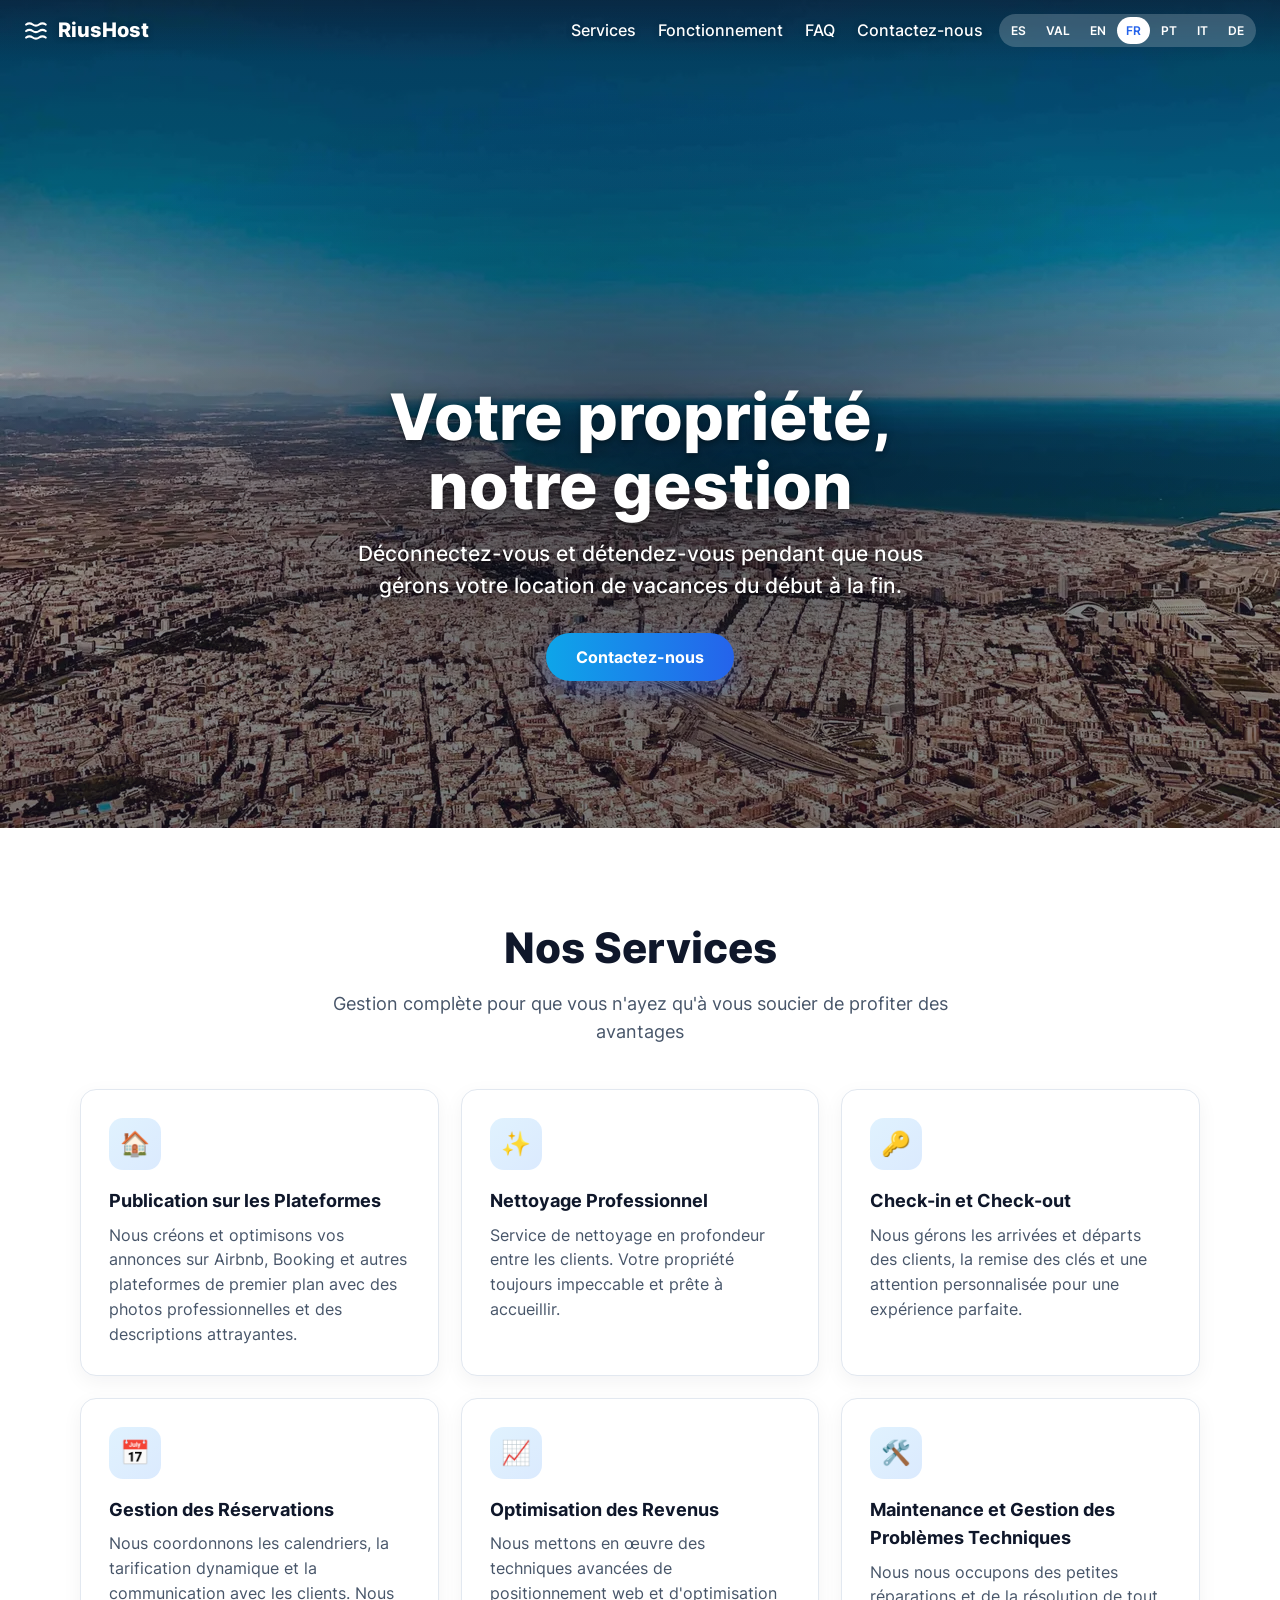
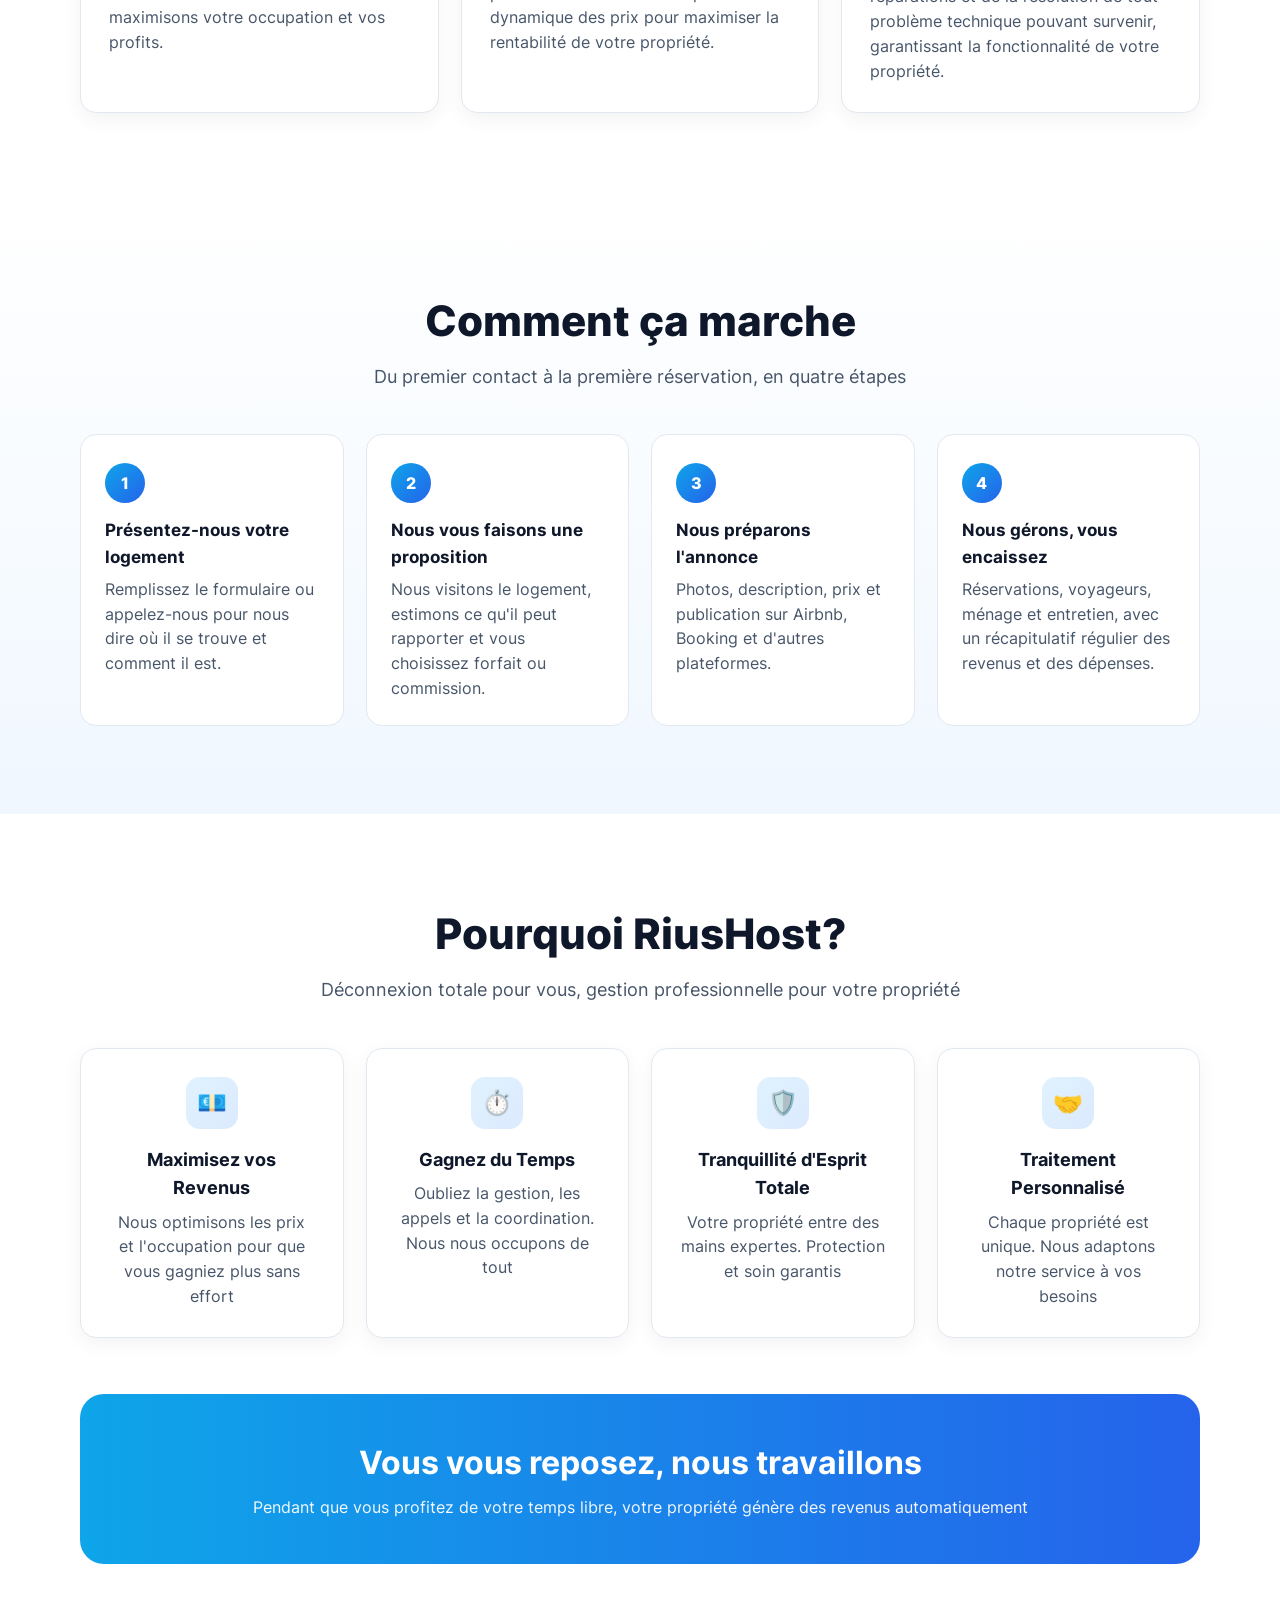
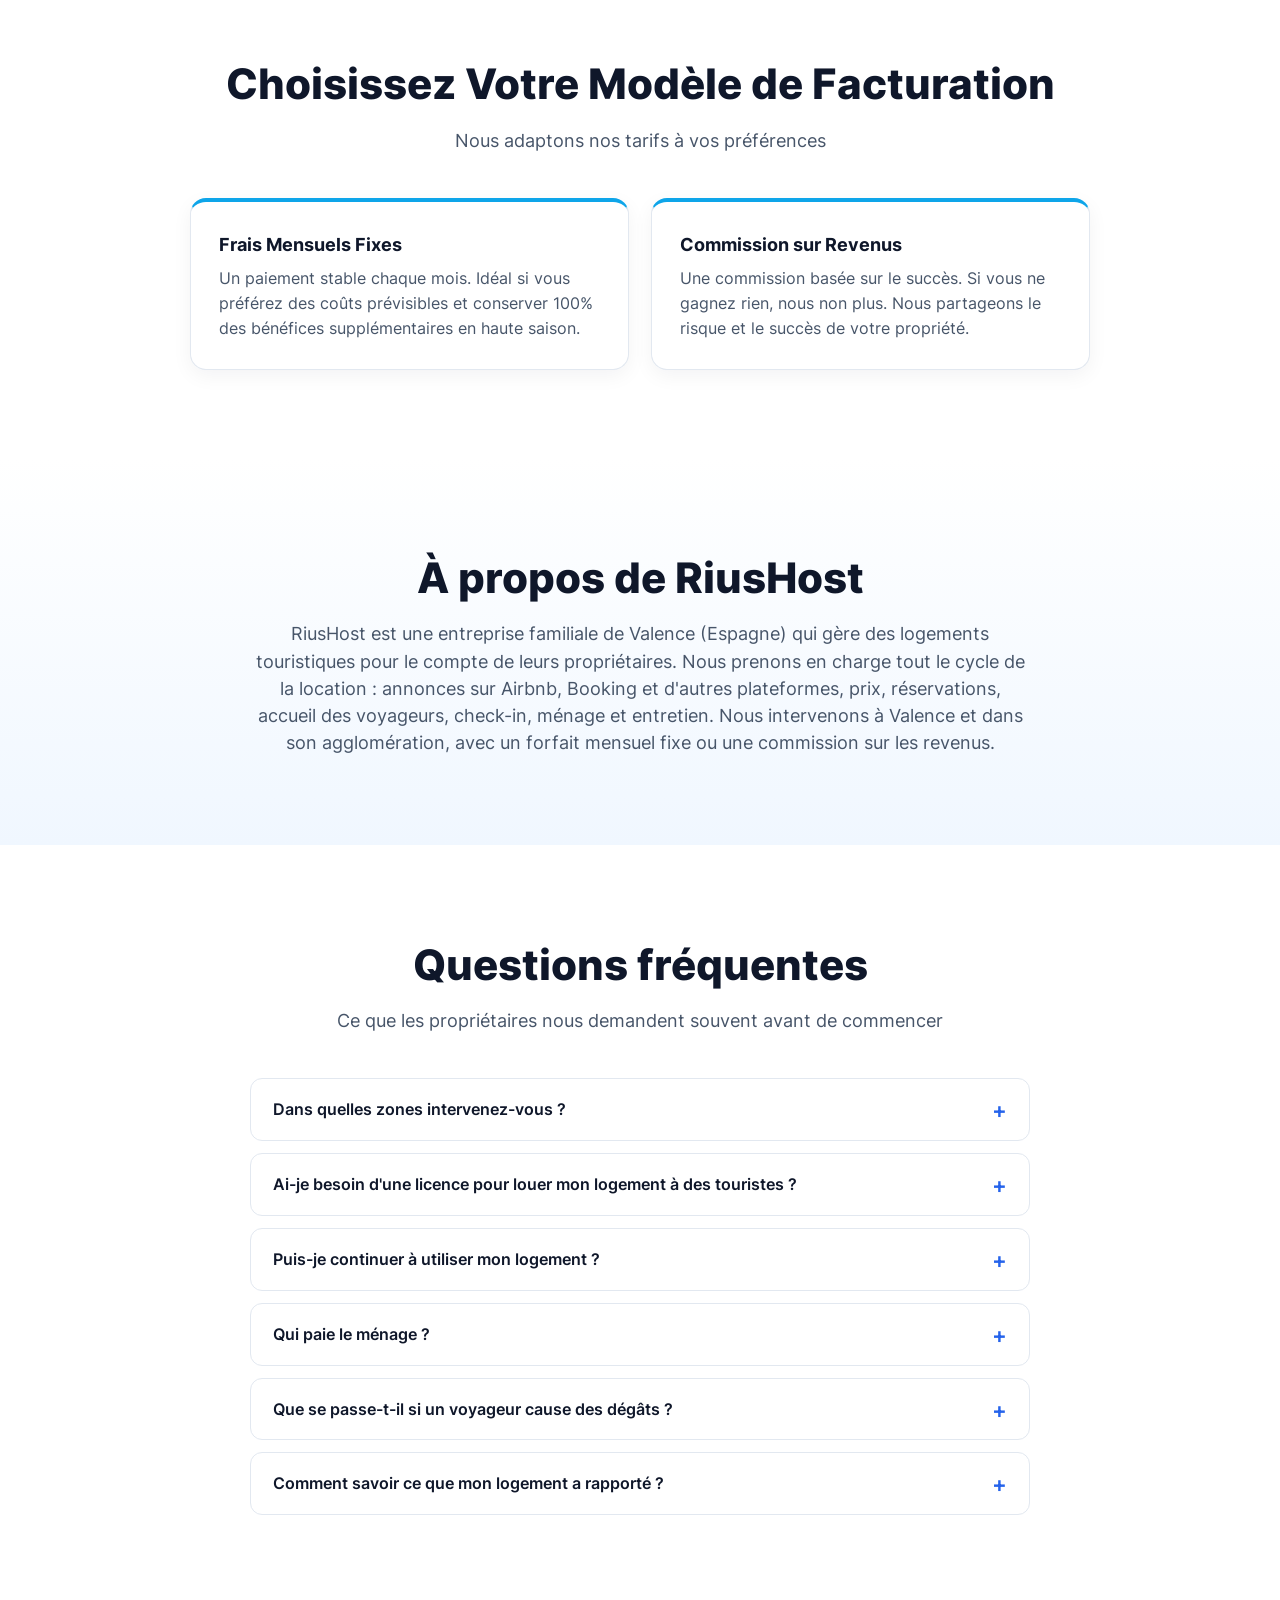
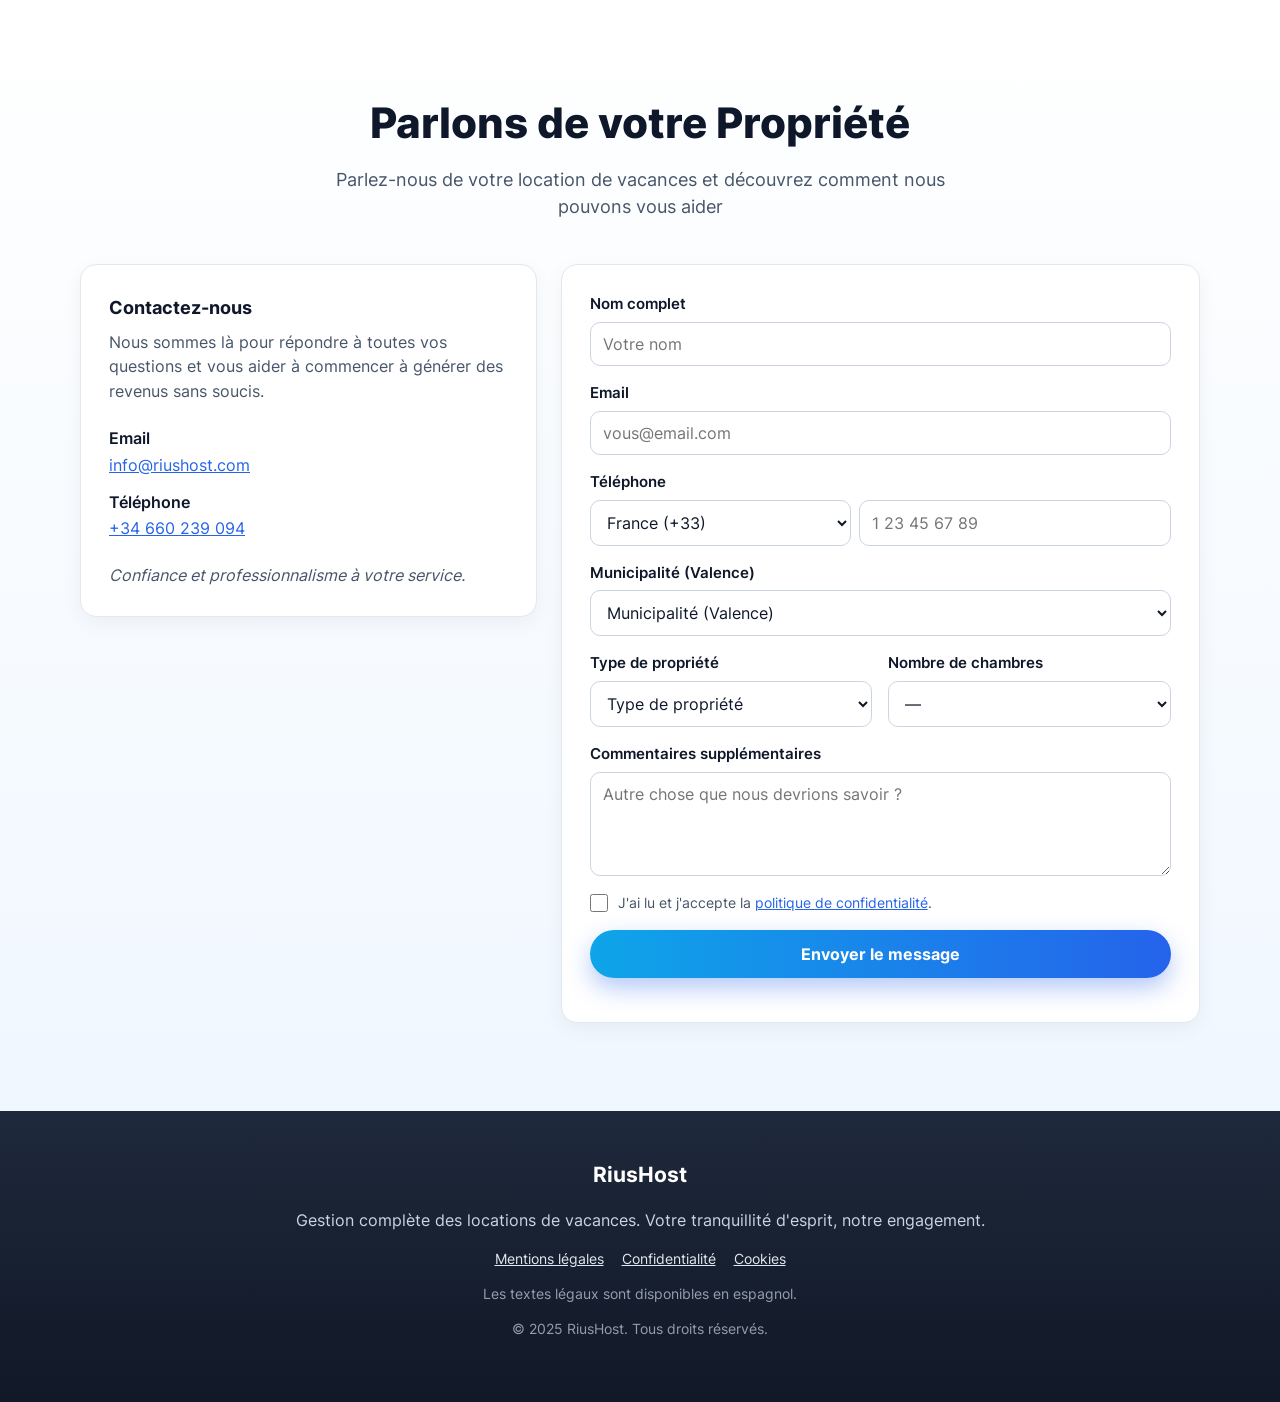
<file: fr/index.html>
<!doctype html>
<html lang="fr">
<head>
  <meta charset="UTF-8" />
  <meta name="viewport" content="width=device-width, initial-scale=1.0" />
  <title>Conciergerie et gestion locative à Valence (Espagne) | RiusHost</title>
  <meta name="description" content="Entreprise familiale de gestion complète de locations saisonnières à Valence : annonces Airbnb et Booking, prix, réservations, check-in, ménage et entretien. Forfait ou commission." />
  <link rel="canonical" href="https://riushost.com/fr/" />
  <link rel="alternate" hreflang="es" href="https://riushost.com/" />
  <link rel="alternate" hreflang="ca" href="https://riushost.com/val/" />
  <link rel="alternate" hreflang="en" href="https://riushost.com/en/" />
  <link rel="alternate" hreflang="fr" href="https://riushost.com/fr/" />
  <link rel="alternate" hreflang="pt" href="https://riushost.com/pt/" />
  <link rel="alternate" hreflang="it" href="https://riushost.com/it/" />
  <link rel="alternate" hreflang="de" href="https://riushost.com/de/" />
  <link rel="alternate" hreflang="x-default" href="https://riushost.com/" />
  <meta property="og:type" content="website" />
  <meta property="og:title" content="Conciergerie et gestion locative à Valence (Espagne) | RiusHost" />
  <meta property="og:description" content="Entreprise familiale de gestion complète de locations saisonnières à Valence : annonces Airbnb et Booking, prix, réservations, check-in, ménage et entretien. Forfait ou commission." />
  <meta property="og:url" content="https://riushost.com/fr/" />
  <meta property="og:site_name" content="RiusHost" />
  <meta property="og:locale" content="fr_FR" />
  <meta property="og:image" content="https://riushost.com/assets/og-image.jpg" />
  <meta property="og:image:width" content="1200" />
  <meta property="og:image:height" content="630" />
  <meta name="twitter:card" content="summary_large_image" />
  <meta name="theme-color" content="#0f172a" />
  <link rel="icon" href="/assets/favicon.svg" type="image/svg+xml" />
  <link rel="preload" href="/assets/fonts/inter-latin-400-normal.woff2" as="font" type="font/woff2" crossorigin />
  <link rel="stylesheet" href="/assets/styles.css" />
  <script type="application/ld+json">{"@context": "https://schema.org", "@graph": [{"@type": "ProfessionalService", "@id": "https://riushost.com/#empresa", "name": "RiusHost", "url": "https://riushost.com/", "email": "info@riushost.com", "telephone": "+34660239094", "logo": "https://riushost.com/assets/logo.png", "image": "https://riushost.com/assets/og-image.jpg", "description": "RiusHost est une entreprise familiale de Valence (Espagne) qui gère des logements touristiques pour le compte de leurs propriétaires. Nous prenons en charge tout le cycle de la location : annonces sur Airbnb, Booking et d'autres plateformes, prix, réservations, accueil des voyageurs, check-in, ménage et entretien. Nous intervenons à Valence et dans son agglomération, avec un forfait mensuel fixe ou une commission sur les revenus.", "slogan": "Votre propriété, notre gestion", "founder": {"@type": "Person", "name": "Raúl Cardo Rius"}, "address": {"@type": "PostalAddress", "addressLocality": "València", "postalCode": "46006", "addressRegion": "Comunitat Valenciana", "addressCountry": "ES"}, "areaServed": [{"@type": "City", "name": "València"}, {"@type": "City", "name": "Alaquàs"}, {"@type": "City", "name": "Alboraya"}, {"@type": "City", "name": "Aldaia"}, {"@type": "City", "name": "Alfafar"}, {"@type": "City", "name": "Algemesí"}, {"@type": "City", "name": "Almussafes"}, {"@type": "City", "name": "Alzira"}, {"@type": "City", "name": "Benaguasil"}, {"@type": "City", "name": "Benetússer"}, {"@type": "City", "name": "Bétera"}, {"@type": "City", "name": "Burjassot"}, {"@type": "City", "name": "Carlet"}, {"@type": "City", "name": "Catarroja"}, {"@type": "City", "name": "Cheste"}, {"@type": "City", "name": "Chiva"}, {"@type": "City", "name": "Cullera"}, {"@type": "City", "name": "El Puig de Santa Maria"}, {"@type": "City", "name": "Gandia"}, {"@type": "City", "name": "Godella"}, {"@type": "City", "name": "L'Alcúdia"}, {"@type": "City", "name": "La Pobla de Vallbona"}, {"@type": "City", "name": "Llíria"}, {"@type": "City", "name": "Manises"}, {"@type": "City", "name": "Massamagrell"}, {"@type": "City", "name": "Meliana"}, {"@type": "City", "name": "Mislata"}, {"@type": "City", "name": "Moncada"}, {"@type": "City", "name": "Museros"}, {"@type": "City", "name": "Oliva"}, {"@type": "City", "name": "Ontinyent"}, {"@type": "City", "name": "Paiporta"}, {"@type": "City", "name": "Paterna"}, {"@type": "City", "name": "Picanya"}, {"@type": "City", "name": "Picassent"}, {"@type": "City", "name": "Puçol"}, {"@type": "City", "name": "Quart de Poblet"}, {"@type": "City", "name": "Requena"}, {"@type": "City", "name": "Riba-roja de Túria"}, {"@type": "City", "name": "Rocafort"}, {"@type": "City", "name": "Sagunto/Sagunt"}, {"@type": "City", "name": "Sedaví"}, {"@type": "City", "name": "Silla"}, {"@type": "City", "name": "Sueca"}, {"@type": "City", "name": "Tavernes de la Valldigna"}, {"@type": "City", "name": "Torís"}, {"@type": "City", "name": "Torrent"}, {"@type": "City", "name": "Utiel"}, {"@type": "City", "name": "Vilamarxant"}, {"@type": "City", "name": "Xàtiva"}, {"@type": "City", "name": "Xirivella"}], "availableLanguage": ["Español", "Valencià", "English", "Français", "Português", "Italiano", "Deutsch"], "knowsAbout": ["Viviendas de uso turístico", "Airbnb", "Booking.com", "Alquiler vacacional", "Registro de Turismo de la Comunitat Valenciana"], "hasOfferCatalog": {"@type": "OfferCatalog", "name": "Nos Services", "itemListElement": [{"@type": "Offer", "itemOffered": {"@type": "Service", "name": "Publication sur les Plateformes", "description": "Nous créons et optimisons vos annonces sur Airbnb, Booking et autres plateformes de premier plan avec des photos professionnelles et des descriptions attrayantes.", "areaServed": "València"}}, {"@type": "Offer", "itemOffered": {"@type": "Service", "name": "Nettoyage Professionnel", "description": "Service de nettoyage en profondeur entre les clients. Votre propriété toujours impeccable et prête à accueillir.", "areaServed": "València"}}, {"@type": "Offer", "itemOffered": {"@type": "Service", "name": "Check-in et Check-out", "description": "Nous gérons les arrivées et départs des clients, la remise des clés et une attention personnalisée pour une expérience parfaite.", "areaServed": "València"}}, {"@type": "Offer", "itemOffered": {"@type": "Service", "name": "Gestion des Réservations", "description": "Nous coordonnons les calendriers, la tarification dynamique et la communication avec les clients. Nous maximisons votre occupation et vos profits.", "areaServed": "València"}}, {"@type": "Offer", "itemOffered": {"@type": "Service", "name": "Optimisation des Revenus", "description": "Nous mettons en œuvre des techniques avancées de positionnement web et d'optimisation dynamique des prix pour maximiser la rentabilité de votre propriété.", "areaServed": "València"}}, {"@type": "Offer", "itemOffered": {"@type": "Service", "name": "Maintenance et Gestion des Problèmes Techniques", "description": "Nous nous occupons des petites réparations et de la résolution de tout problème technique pouvant survenir, garantissant la fonctionnalité de votre propriété.", "areaServed": "València"}}]}}, {"@type": "WebSite", "@id": "https://riushost.com/#web", "url": "https://riushost.com/", "name": "RiusHost", "publisher": {"@id": "https://riushost.com/#empresa"}, "inLanguage": ["es", "ca-ES-valencia", "en", "fr", "pt", "it", "de"]}, {"@type": "WebPage", "@id": "https://riushost.com/fr/#pagina", "url": "https://riushost.com/fr/", "name": "Conciergerie et gestion locative à Valence (Espagne) | RiusHost", "description": "Entreprise familiale de gestion complète de locations saisonnières à Valence : annonces Airbnb et Booking, prix, réservations, check-in, ménage et entretien. Forfait ou commission.", "inLanguage": "fr", "isPartOf": {"@id": "https://riushost.com/#web"}, "about": {"@id": "https://riushost.com/#empresa"}, "dateModified": "2026-11-25", "primaryImageOfPage": "https://riushost.com/assets/og-image.jpg"}]}</script>
  <script type="application/ld+json">{"@context": "https://schema.org", "@type": "FAQPage", "mainEntity": [{"@type": "Question", "name": "Dans quelles zones intervenez-vous ?", "acceptedAnswer": {"@type": "Answer", "text": "À Valence et dans les communes de son agglomération et de la province. Si votre logement ne figure pas dans la liste du formulaire, écrivez-nous quand même."}}, {"@type": "Question", "name": "Ai-je besoin d'une licence pour louer mon logement à des touristes ?", "acceptedAnswer": {"@type": "Answer", "text": "Oui. Dans la Communauté valencienne, le logement doit être inscrit au Registre du tourisme et respecter les règles d'urbanisme de sa commune. Nous vous guidons dans les démarches."}}, {"@type": "Question", "name": "Puis-je continuer à utiliser mon logement ?", "acceptedAnswer": {"@type": "Answer", "text": "Oui. Nous bloquons dans le calendrier les dates que vous souhaitez garder pour vous ou votre famille. Il suffit de nous prévenir à l'avance."}}, {"@type": "Question", "name": "Qui paie le ménage ?", "acceptedAnswer": {"@type": "Answer", "text": "Les frais de ménage sont généralement payés par le voyageur lors de la réservation. Nous organisons le ménage après chaque départ."}}, {"@type": "Question", "name": "Que se passe-t-il si un voyageur cause des dégâts ?", "acceptedAnswer": {"@type": "Answer", "text": "Nous vérifions le logement après chaque séjour et, en cas de dégâts, nous gérons la réclamation auprès de la plateforme de réservation. Nous vous conseillons aussi une assurance habitation couvrant la location touristique."}}, {"@type": "Question", "name": "Comment savoir ce que mon logement a rapporté ?", "acceptedAnswer": {"@type": "Answer", "text": "Nous vous envoyons régulièrement un récapitulatif des réservations, des revenus et des dépenses, et vous pouvez nous interroger à tout moment."}}]}</script>
  <link rel="preload" as="image" type="image/webp" imagesrcset="/assets/hero-800.webp 800w, /assets/hero-1280.webp 1280w, /assets/hero-1600.webp 1600w" imagesizes="100vw" fetchpriority="high" />
</head>
<body>
  <header class="topbar" id="top">
    <a class="brand" href="/fr/" aria-label="RiusHost">
      <svg viewBox="0 0 24 24" width="26" height="26" aria-hidden="true"><path d="M2 6c2-1.5 4-1.5 6 0s4 1.5 6 0 4-1.5 6 0M2 12c2-1.5 4-1.5 6 0s4 1.5 6 0 4-1.5 6 0M2 18c2-1.5 4-1.5 6 0s4 1.5 6 0 4-1.5 6 0" fill="none" stroke="currentColor" stroke-width="2" stroke-linecap="round"/></svg>
      <span>RiusHost</span>
    </a>
    <nav class="nav" id="nav" aria-label="Menu">
      <a href="/fr/#servicios">Services</a>
      <a href="/fr/#como-funciona">Fonctionnement</a>
      <a href="/fr/#faq">FAQ</a>
      <a href="/fr/#contacto">Contactez-nous</a>
      <div class="nav-langs"><a href="/" hreflang="es" lang="es">ES</a><a href="/val/" hreflang="ca" lang="ca-ES-valencia">VAL</a><a href="/en/" hreflang="en" lang="en">EN</a><a href="/fr/" hreflang="fr" lang="fr" aria-current="true">FR</a><a href="/pt/" hreflang="pt" lang="pt">PT</a><a href="/it/" hreflang="it" lang="it">IT</a><a href="/de/" hreflang="de" lang="de">DE</a></div>
    </nav>
    <nav class="langs" aria-label="Changer de langue">
      <a href="/" hreflang="es" lang="es" title="Español">ES</a>
      <a href="/val/" hreflang="ca" lang="ca-ES-valencia" title="Valencià">VAL</a>
      <a href="/en/" hreflang="en" lang="en" title="English">EN</a>
      <a href="/fr/" hreflang="fr" lang="fr" title="Français" aria-current="true">FR</a>
      <a href="/pt/" hreflang="pt" lang="pt" title="Português">PT</a>
      <a href="/it/" hreflang="it" lang="it" title="Italiano">IT</a>
      <a href="/de/" hreflang="de" lang="de" title="Deutsch">DE</a>
    </nav>
    <button class="menu-btn" id="menuBtn" aria-controls="nav" aria-expanded="false" aria-label="Menu">
      <svg viewBox="0 0 24 24" width="22" height="22" aria-hidden="true"><path d="M4 7h16M4 12h16M4 17h16" stroke="currentColor" stroke-width="2" stroke-linecap="round"/></svg>
    </button>
  </header>

  <section class="hero">
    <picture>
      <source type="image/webp" srcset="/assets/hero-800.webp 800w, /assets/hero-1280.webp 1280w, /assets/hero-1600.webp 1600w" sizes="100vw" />
      <img class="hero-img" src="/assets/hero-1280.jpg" width="1600" height="1198" alt="Vue aérienne de Valence au bord de la Méditerranée" fetchpriority="high" decoding="async" onerror="this.remove()" />
    </picture>
    <div class="hero-overlay"></div>
    <div class="hero-content">
      <h1>Votre propriété, notre gestion</h1>
      <p>Déconnectez-vous et détendez-vous pendant que nous gérons votre location de vacances du début à la fin.</p>
      <a class="btn" href="#contacto">Contactez-nous</a>
    </div>
  </section>

  <main>
    <section class="section" id="servicios">
      <div class="wrap">
        <h2>Nos Services</h2>
        <p class="lead">Gestion complète pour que vous n&#x27;ayez qu&#x27;à vous soucier de profiter des avantages</p>
        <div class="grid grid-3">
          <article class="card">
            <div class="icon" aria-hidden="true">🏠</div>
            <h3>Publication sur les Plateformes</h3>
            <p>Nous créons et optimisons vos annonces sur Airbnb, Booking et autres plateformes de premier plan avec des photos professionnelles et des descriptions attrayantes.</p>
          </article>
          <article class="card">
            <div class="icon" aria-hidden="true">✨</div>
            <h3>Nettoyage Professionnel</h3>
            <p>Service de nettoyage en profondeur entre les clients. Votre propriété toujours impeccable et prête à accueillir.</p>
          </article>
          <article class="card">
            <div class="icon" aria-hidden="true">🔑</div>
            <h3>Check-in et Check-out</h3>
            <p>Nous gérons les arrivées et départs des clients, la remise des clés et une attention personnalisée pour une expérience parfaite.</p>
          </article>
          <article class="card">
            <div class="icon" aria-hidden="true">📅</div>
            <h3>Gestion des Réservations</h3>
            <p>Nous coordonnons les calendriers, la tarification dynamique et la communication avec les clients. Nous maximisons votre occupation et vos profits.</p>
          </article>
          <article class="card">
            <div class="icon" aria-hidden="true">📈</div>
            <h3>Optimisation des Revenus</h3>
            <p>Nous mettons en œuvre des techniques avancées de positionnement web et d&#x27;optimisation dynamique des prix pour maximiser la rentabilité de votre propriété.</p>
          </article>
          <article class="card">
            <div class="icon" aria-hidden="true">🛠️</div>
            <h3>Maintenance et Gestion des Problèmes Techniques</h3>
            <p>Nous nous occupons des petites réparations et de la résolution de tout problème technique pouvant survenir, garantissant la fonctionnalité de votre propriété.</p>
          </article>
        </div>
      </div>
    </section>

    <section class="section alt" id="como-funciona">
      <div class="wrap">
        <h2>Comment ça marche</h2>
        <p class="lead">Du premier contact à la première réservation, en quatre étapes</p>
        <ol class="steps">
          <li>
            <h3>Présentez-nous votre logement</h3>
            <p>Remplissez le formulaire ou appelez-nous pour nous dire où il se trouve et comment il est.</p>
          </li>
          <li>
            <h3>Nous vous faisons une proposition</h3>
            <p>Nous visitons le logement, estimons ce qu&#x27;il peut rapporter et vous choisissez forfait ou commission.</p>
          </li>
          <li>
            <h3>Nous préparons l&#x27;annonce</h3>
            <p>Photos, description, prix et publication sur Airbnb, Booking et d&#x27;autres plateformes.</p>
          </li>
          <li>
            <h3>Nous gérons, vous encaissez</h3>
            <p>Réservations, voyageurs, ménage et entretien, avec un récapitulatif régulier des revenus et des dépenses.</p>
          </li>
        </ol>
      </div>
    </section>

    <section class="section" id="beneficios">
      <div class="wrap">
        <h2>Pourquoi RiusHost?</h2>
        <p class="lead">Déconnexion totale pour vous, gestion professionnelle pour votre propriété</p>
        <div class="grid grid-4">
          <article class="card benefit">
            <div class="icon" aria-hidden="true">💶</div>
            <h3>Maximisez vos Revenus</h3>
            <p>Nous optimisons les prix et l&#x27;occupation pour que vous gagniez plus sans effort</p>
          </article>
          <article class="card benefit">
            <div class="icon" aria-hidden="true">⏱️</div>
            <h3>Gagnez du Temps</h3>
            <p>Oubliez la gestion, les appels et la coordination. Nous nous occupons de tout</p>
          </article>
          <article class="card benefit">
            <div class="icon" aria-hidden="true">🛡️</div>
            <h3>Tranquillité d&#x27;Esprit Totale</h3>
            <p>Votre propriété entre des mains expertes. Protection et soin garantis</p>
          </article>
          <article class="card benefit">
            <div class="icon" aria-hidden="true">🤝</div>
            <h3>Traitement Personnalisé</h3>
            <p>Chaque propriété est unique. Nous adaptons notre service à vos besoins</p>
          </article>
        </div>

        <div class="banner">
          <h3>Vous vous reposez, nous travaillons</h3>
          <p>Pendant que vous profitez de votre temps libre, votre propriété génère des revenus automatiquement</p>
        </div>

        <h2 class="mt">Choisissez Votre Modèle de Facturation</h2>
        <p class="lead">Nous adaptons nos tarifs à vos préférences</p>
        <div class="grid grid-2">
          <article class="card price">
            <h3>Frais Mensuels Fixes</h3>
            <p>Un paiement stable chaque mois. Idéal si vous préférez des coûts prévisibles et conserver 100% des bénéfices supplémentaires en haute saison.</p>
          </article>
          <article class="card price">
            <h3>Commission sur Revenus</h3>
            <p>Une commission basée sur le succès. Si vous ne gagnez rien, nous non plus. Nous partageons le risque et le succès de votre propriété.</p>
          </article>
        </div>
      </div>
    </section>

    <section class="section alt" id="sobre-riushost">
      <div class="wrap narrow about">
        <h2>À propos de RiusHost</h2>
        <p>RiusHost est une entreprise familiale de Valence (Espagne) qui gère des logements touristiques pour le compte de leurs propriétaires. Nous prenons en charge tout le cycle de la location : annonces sur Airbnb, Booking et d&#x27;autres plateformes, prix, réservations, accueil des voyageurs, check-in, ménage et entretien. Nous intervenons à Valence et dans son agglomération, avec un forfait mensuel fixe ou une commission sur les revenus.</p>
      </div>
    </section>

    <section class="section" id="faq">
      <div class="wrap narrow">
        <h2>Questions fréquentes</h2>
        <p class="lead">Ce que les propriétaires nous demandent souvent avant de commencer</p>
        <div class="faq">
          <details>
            <summary>Dans quelles zones intervenez-vous ?</summary>
            <p>À Valence et dans les communes de son agglomération et de la province. Si votre logement ne figure pas dans la liste du formulaire, écrivez-nous quand même.</p>
          </details>
          <details>
            <summary>Ai-je besoin d&#x27;une licence pour louer mon logement à des touristes ?</summary>
            <p>Oui. Dans la Communauté valencienne, le logement doit être inscrit au Registre du tourisme et respecter les règles d&#x27;urbanisme de sa commune. Nous vous guidons dans les démarches.</p>
          </details>
          <details>
            <summary>Puis-je continuer à utiliser mon logement ?</summary>
            <p>Oui. Nous bloquons dans le calendrier les dates que vous souhaitez garder pour vous ou votre famille. Il suffit de nous prévenir à l&#x27;avance.</p>
          </details>
          <details>
            <summary>Qui paie le ménage ?</summary>
            <p>Les frais de ménage sont généralement payés par le voyageur lors de la réservation. Nous organisons le ménage après chaque départ.</p>
          </details>
          <details>
            <summary>Que se passe-t-il si un voyageur cause des dégâts ?</summary>
            <p>Nous vérifions le logement après chaque séjour et, en cas de dégâts, nous gérons la réclamation auprès de la plateforme de réservation. Nous vous conseillons aussi une assurance habitation couvrant la location touristique.</p>
          </details>
          <details>
            <summary>Comment savoir ce que mon logement a rapporté ?</summary>
            <p>Nous vous envoyons régulièrement un récapitulatif des réservations, des revenus et des dépenses, et vous pouvez nous interroger à tout moment.</p>
          </details>
        </div>
      </div>
    </section>

    <section class="section alt" id="contacto">
      <div class="wrap">
        <h2>Parlons de votre Propriété</h2>
        <p class="lead">Parlez-nous de votre location de vacances et découvrez comment nous pouvons vous aider</p>
        <div class="contact">
          <aside class="card contact-card">
            <h3>Contactez-nous</h3>
            <p>Nous sommes là pour répondre à toutes vos questions et vous aider à commencer à générer des revenus sans soucis.</p>
            <dl>
              <dt>Email</dt>
              <dd><a href="mailto:info@riushost.com">info@riushost.com</a></dd>
              <dt>Téléphone</dt>
              <dd><a href="tel:+34660239094">+34 660 239 094</a></dd>
            </dl>
            <p class="trust">Confiance et professionnalisme à votre service.</p>
          </aside>

          <form class="card form" id="contactForm" novalidate>
            <label for="f-nombre"><span>Nom complet</span></label>
            <input id="f-nombre" name="nombre" type="text" required autocomplete="name" placeholder="Votre nom" />
            <label for="f-email"><span>Email</span></label>
            <input id="f-email" name="email" type="email" required autocomplete="email" placeholder="vous@email.com" />
            <label for="f-tel"><span>Téléphone</span></label>
            <span class="row">
              <select id="f-prefix" name="phonePrefix" aria-label="Préfixe"><option value="+34">Spain (+34)</option><option value="+33" selected>France (+33)</option><option value="+351">Portugal (+351)</option><option value="+39">Italy (+39)</option><option value="+44">United Kingdom (+44)</option><option value="+49">Germany (+49)</option><option value="+41">Switzerland (+41)</option><option value="+43">Austria (+43)</option><option value="+1">United States (+1)</option><option value="+376">Andorra (+376)</option></select>
              <input id="f-tel" name="phoneNumber" type="tel" required autocomplete="tel-national" placeholder="1 23 45 67 89" />
            </span>
            <label for="f-location"><span>Municipalité (Valence)</span></label>
            <select id="f-location" name="location" required><option value="" disabled selected>Municipalité (Valence)</option><option value="Valencia">Valencia</option><option value="Alaquàs">Alaquàs</option><option value="Alboraya">Alboraya</option><option value="Aldaia">Aldaia</option><option value="Alfafar">Alfafar</option><option value="Algemesí">Algemesí</option><option value="Almussafes">Almussafes</option><option value="Alzira">Alzira</option><option value="Benaguasil">Benaguasil</option><option value="Benetússer">Benetússer</option><option value="Bétera">Bétera</option><option value="Burjassot">Burjassot</option><option value="Carlet">Carlet</option><option value="Catarroja">Catarroja</option><option value="Cheste">Cheste</option><option value="Chiva">Chiva</option><option value="Cullera">Cullera</option><option value="El Puig de Santa Maria">El Puig de Santa Maria</option><option value="Gandia">Gandia</option><option value="Godella">Godella</option><option value="L&#x27;Alcúdia">L&#x27;Alcúdia</option><option value="La Pobla de Vallbona">La Pobla de Vallbona</option><option value="Llíria">Llíria</option><option value="Manises">Manises</option><option value="Massamagrell">Massamagrell</option><option value="Meliana">Meliana</option><option value="Mislata">Mislata</option><option value="Moncada">Moncada</option><option value="Museros">Museros</option><option value="Oliva">Oliva</option><option value="Ontinyent">Ontinyent</option><option value="Paiporta">Paiporta</option><option value="Paterna">Paterna</option><option value="Picanya">Picanya</option><option value="Picassent">Picassent</option><option value="Puçol">Puçol</option><option value="Quart de Poblet">Quart de Poblet</option><option value="Requena">Requena</option><option value="Riba-roja de Túria">Riba-roja de Túria</option><option value="Rocafort">Rocafort</option><option value="Sagunto/Sagunt">Sagunto/Sagunt</option><option value="Sedaví">Sedaví</option><option value="Silla">Silla</option><option value="Sueca">Sueca</option><option value="Tavernes de la Valldigna">Tavernes de la Valldigna</option><option value="Torís">Torís</option><option value="Torrent">Torrent</option><option value="Utiel">Utiel</option><option value="Vilamarxant">Vilamarxant</option><option value="Xàtiva">Xàtiva</option><option value="Xirivella">Xirivella</option></select>
            <span class="row two">
              <span class="field">
                <label for="f-ptype"><span>Type de propriété</span></label>
                <select id="f-ptype" name="propertyType" required><option value="" disabled selected>Type de propriété</option><option value="apartment">Appartement</option><option value="chalet">Chalet</option><option value="villa">Villa</option><option value="rural">Maison Rurale</option><option value="other">Autre</option></select>
              </span>
              <span class="field">
                <label for="f-rooms"><span>Nombre de chambres</span></label>
                <select id="f-rooms" name="rooms" required><option value="" disabled selected>—</option><option>1</option><option>2</option><option>3</option><option>4</option><option>5</option><option>6+</option></select>
              </span>
            </span>
            <label for="f-msg"><span>Commentaires supplémentaires</span></label>
            <textarea id="f-msg" name="mensaje" rows="4" placeholder="Autre chose que nous devrions savoir ?"></textarea>
            <label class="consent" for="f-consent">
              <input id="f-consent" name="consent" type="checkbox" required />
              <span>J&#x27;ai lu et j&#x27;accepte la <a href="/privacidad/" target="_blank" rel="noopener">politique de confidentialité</a>.</span>
            </label>
            <button class="btn" type="submit">Envoyer le message</button>
            <p class="status" id="formStatus" role="status" aria-live="polite"></p>
          </form>
        </div>
      </div>
    </section>
  </main>

  <footer class="footer">
    <div class="wrap">
      <strong>RiusHost</strong>
      <p>Gestion complète des locations de vacances. Votre tranquillité d&#x27;esprit, notre engagement.</p>
      <nav class="legal-links" aria-label="Legal">
        <a href="/aviso-legal/">Mentions légales</a>
        <a href="/privacidad/">Confidentialité</a>
        <a href="/cookies/">Cookies</a>
      </nav>
      <p class="small">Les textes légaux sont disponibles en espagnol.</p>
      <p class="small">© 2025 RiusHost. Tous droits réservés.</p>
    </div>
  </footer>

  <script id="rh-msgs" type="application/json">{"toastSuccessTitle": "Message envoyé ! 🌊", "toastSuccessDescription": "Nous vous contacterons très bientôt. Merci de faire confiance à RiusHost !", "toastErrorTitle": "❌ Erreur d'envoi", "toastErrorDescription": "Impossible d'envoyer le message. Veuillez réessayer ou nous contacter directement à info@riushost.com", "toastConfigErrorTitle": "⚙️ Configuration en attente", "toastConfigErrorDescription": "Le service d'email n'est pas configuré. Veuillez nous contacter directement à info@riushost.com", "consentError": "Veuillez accepter la politique de confidentialité pour envoyer votre message."}</script>
  <script src="/assets/vendor/emailjs-4.4.1.min.js" defer></script>
  <script src="/assets/main.js" defer></script>
</body>
</html>
</file>
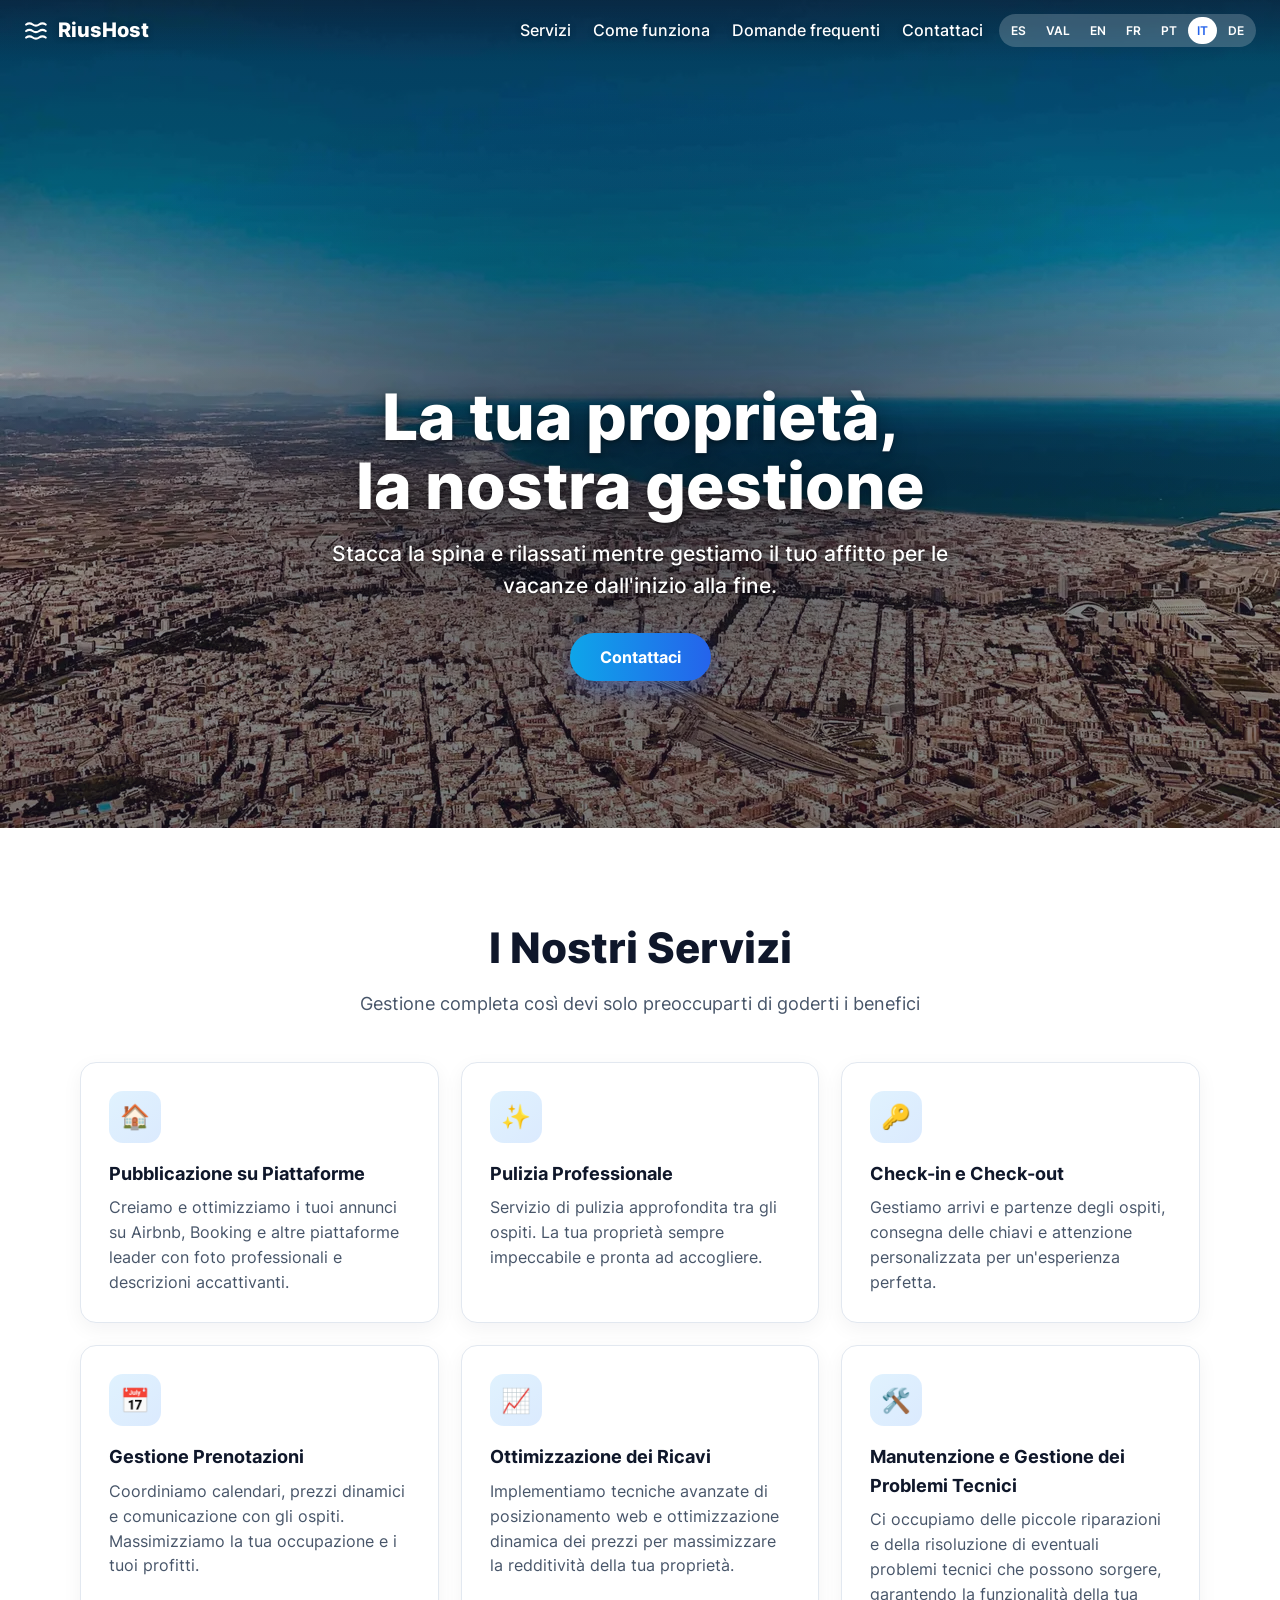
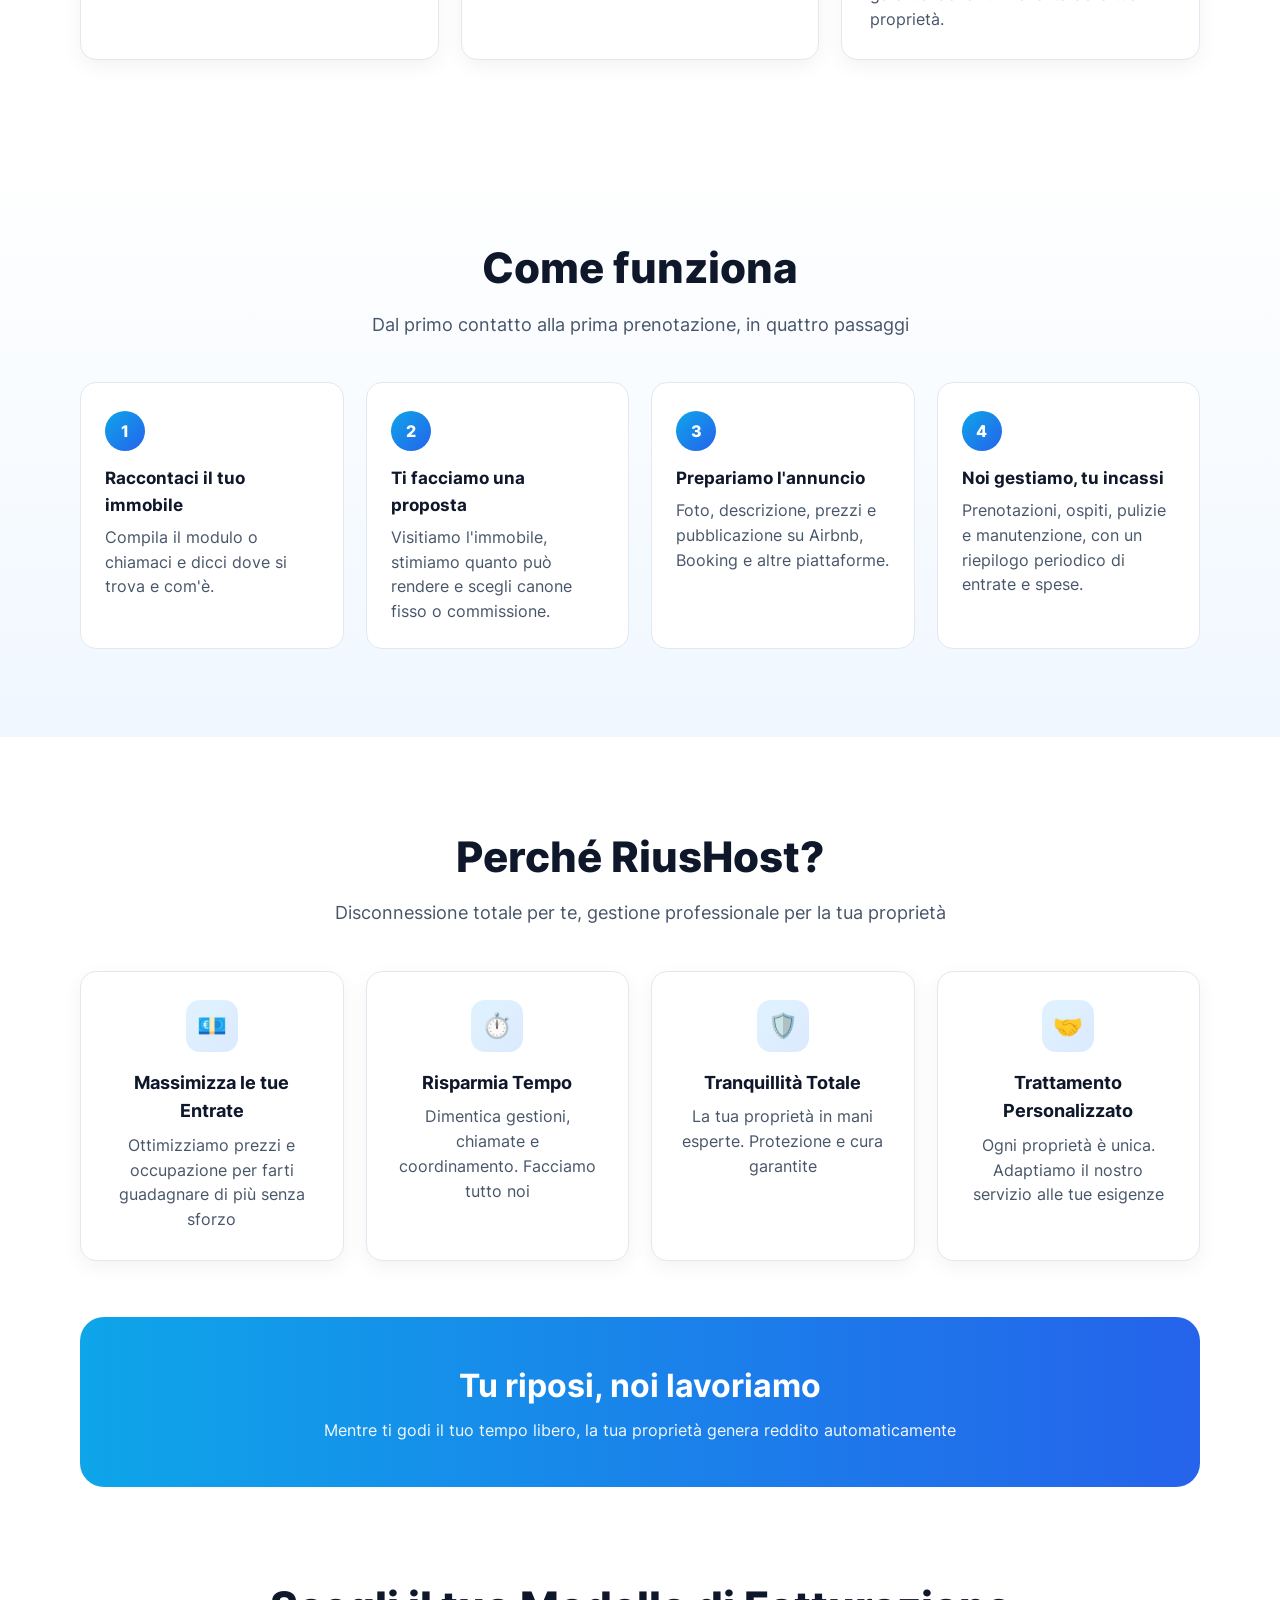
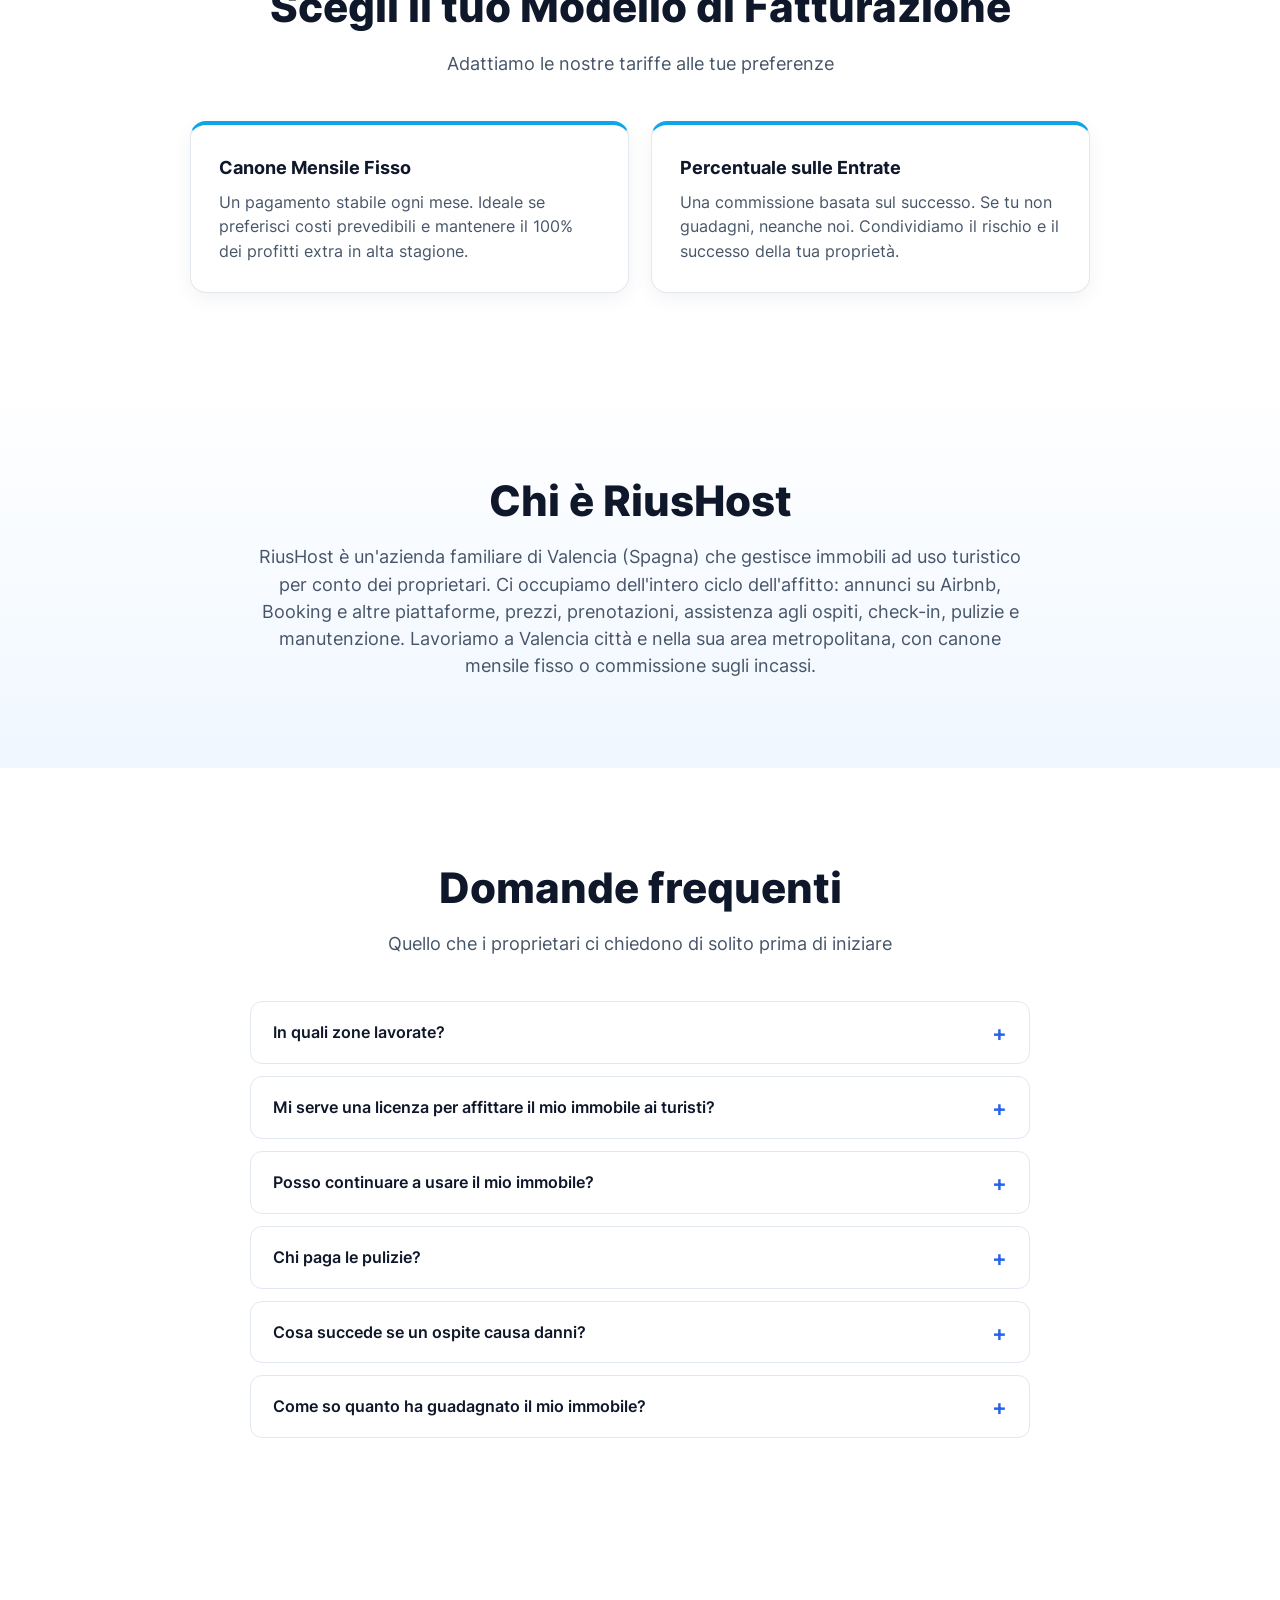
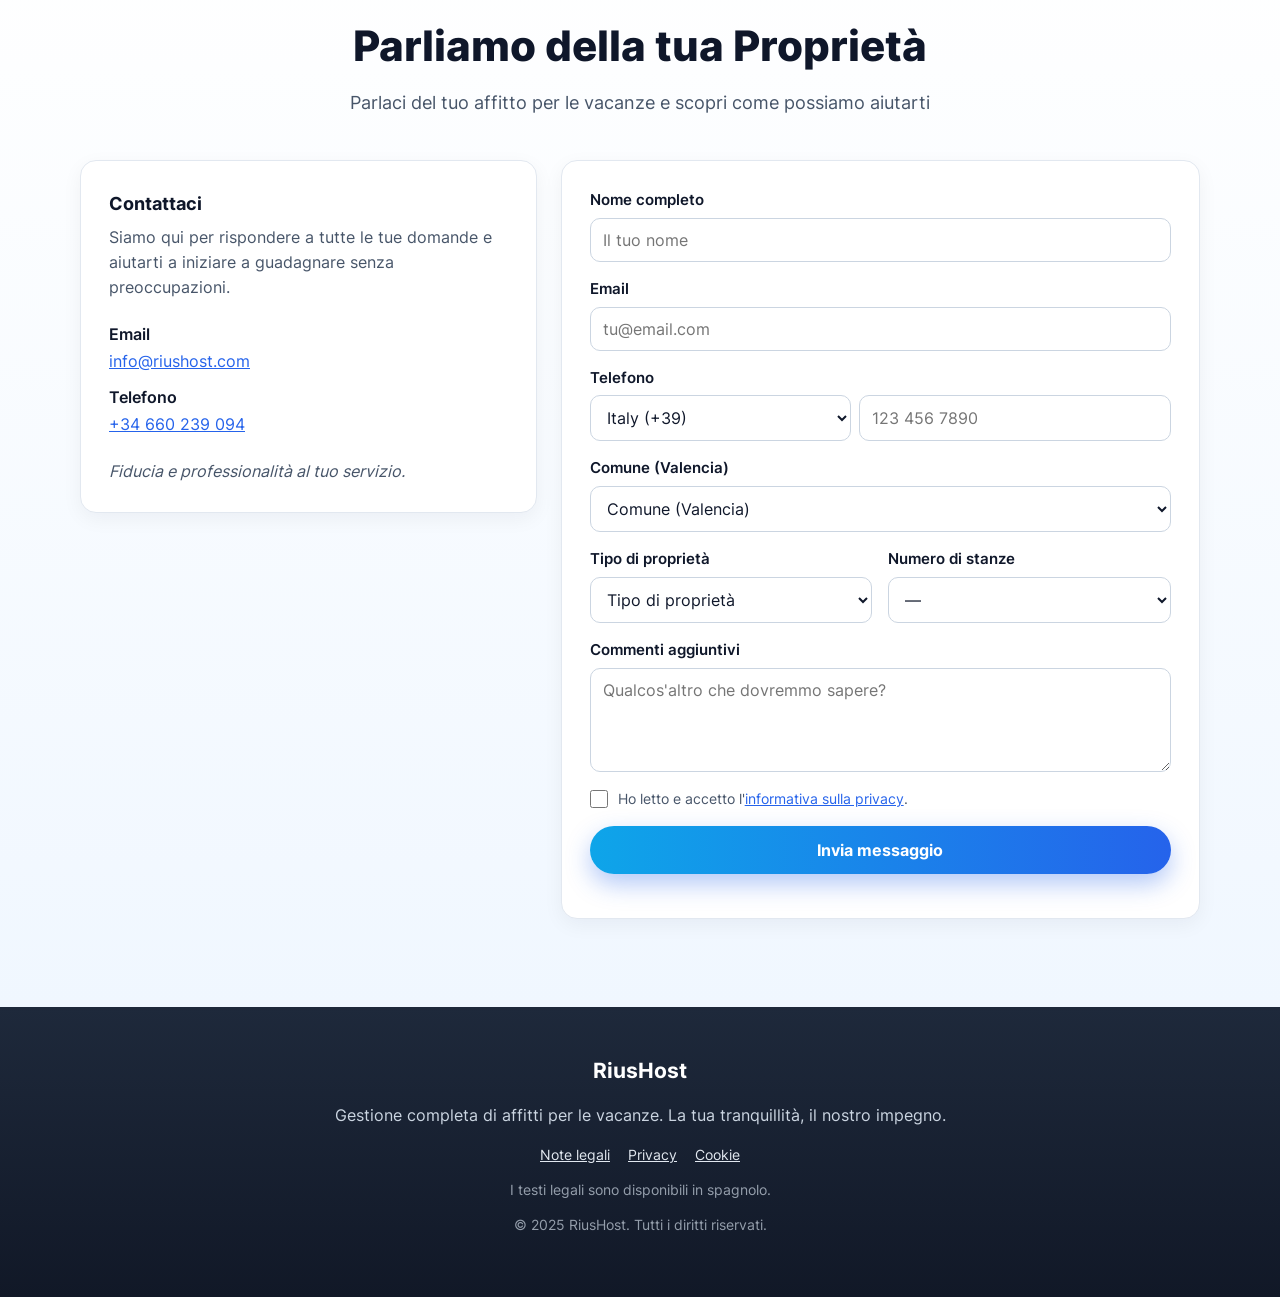
<file: it/index.html>
<!doctype html>
<html lang="it">
<head>
  <meta charset="UTF-8" />
  <meta name="viewport" content="width=device-width, initial-scale=1.0" />
  <title>Gestione affitti brevi a Valencia, Spagna | RiusHost</title>
  <meta name="description" content="Azienda familiare di gestione completa degli affitti turistici a Valencia: annunci su Airbnb e Booking, prezzi, prenotazioni, check-in, pulizie e manutenzione. Canone fisso o commissione." />
  <link rel="canonical" href="https://riushost.com/it/" />
  <link rel="alternate" hreflang="es" href="https://riushost.com/" />
  <link rel="alternate" hreflang="ca" href="https://riushost.com/val/" />
  <link rel="alternate" hreflang="en" href="https://riushost.com/en/" />
  <link rel="alternate" hreflang="fr" href="https://riushost.com/fr/" />
  <link rel="alternate" hreflang="pt" href="https://riushost.com/pt/" />
  <link rel="alternate" hreflang="it" href="https://riushost.com/it/" />
  <link rel="alternate" hreflang="de" href="https://riushost.com/de/" />
  <link rel="alternate" hreflang="x-default" href="https://riushost.com/" />
  <meta property="og:type" content="website" />
  <meta property="og:title" content="Gestione affitti brevi a Valencia, Spagna | RiusHost" />
  <meta property="og:description" content="Azienda familiare di gestione completa degli affitti turistici a Valencia: annunci su Airbnb e Booking, prezzi, prenotazioni, check-in, pulizie e manutenzione. Canone fisso o commissione." />
  <meta property="og:url" content="https://riushost.com/it/" />
  <meta property="og:site_name" content="RiusHost" />
  <meta property="og:locale" content="it_IT" />
  <meta property="og:image" content="https://riushost.com/assets/og-image.jpg" />
  <meta property="og:image:width" content="1200" />
  <meta property="og:image:height" content="630" />
  <meta name="twitter:card" content="summary_large_image" />
  <meta name="theme-color" content="#0f172a" />
  <link rel="icon" href="/assets/favicon.svg" type="image/svg+xml" />
  <link rel="preload" href="/assets/fonts/inter-latin-400-normal.woff2" as="font" type="font/woff2" crossorigin />
  <link rel="stylesheet" href="/assets/styles.css" />
  <script type="application/ld+json">{"@context": "https://schema.org", "@graph": [{"@type": "ProfessionalService", "@id": "https://riushost.com/#empresa", "name": "RiusHost", "url": "https://riushost.com/", "email": "info@riushost.com", "telephone": "+34660239094", "logo": "https://riushost.com/assets/logo.png", "image": "https://riushost.com/assets/og-image.jpg", "description": "RiusHost è un'azienda familiare di Valencia (Spagna) che gestisce immobili ad uso turistico per conto dei proprietari. Ci occupiamo dell'intero ciclo dell'affitto: annunci su Airbnb, Booking e altre piattaforme, prezzi, prenotazioni, assistenza agli ospiti, check-in, pulizie e manutenzione. Lavoriamo a Valencia città e nella sua area metropolitana, con canone mensile fisso o commissione sugli incassi.", "slogan": "La tua proprietà, la nostra gestione", "founder": {"@type": "Person", "name": "Raúl Cardo Rius"}, "address": {"@type": "PostalAddress", "addressLocality": "València", "postalCode": "46006", "addressRegion": "Comunitat Valenciana", "addressCountry": "ES"}, "areaServed": [{"@type": "City", "name": "València"}, {"@type": "City", "name": "Alaquàs"}, {"@type": "City", "name": "Alboraya"}, {"@type": "City", "name": "Aldaia"}, {"@type": "City", "name": "Alfafar"}, {"@type": "City", "name": "Algemesí"}, {"@type": "City", "name": "Almussafes"}, {"@type": "City", "name": "Alzira"}, {"@type": "City", "name": "Benaguasil"}, {"@type": "City", "name": "Benetússer"}, {"@type": "City", "name": "Bétera"}, {"@type": "City", "name": "Burjassot"}, {"@type": "City", "name": "Carlet"}, {"@type": "City", "name": "Catarroja"}, {"@type": "City", "name": "Cheste"}, {"@type": "City", "name": "Chiva"}, {"@type": "City", "name": "Cullera"}, {"@type": "City", "name": "El Puig de Santa Maria"}, {"@type": "City", "name": "Gandia"}, {"@type": "City", "name": "Godella"}, {"@type": "City", "name": "L'Alcúdia"}, {"@type": "City", "name": "La Pobla de Vallbona"}, {"@type": "City", "name": "Llíria"}, {"@type": "City", "name": "Manises"}, {"@type": "City", "name": "Massamagrell"}, {"@type": "City", "name": "Meliana"}, {"@type": "City", "name": "Mislata"}, {"@type": "City", "name": "Moncada"}, {"@type": "City", "name": "Museros"}, {"@type": "City", "name": "Oliva"}, {"@type": "City", "name": "Ontinyent"}, {"@type": "City", "name": "Paiporta"}, {"@type": "City", "name": "Paterna"}, {"@type": "City", "name": "Picanya"}, {"@type": "City", "name": "Picassent"}, {"@type": "City", "name": "Puçol"}, {"@type": "City", "name": "Quart de Poblet"}, {"@type": "City", "name": "Requena"}, {"@type": "City", "name": "Riba-roja de Túria"}, {"@type": "City", "name": "Rocafort"}, {"@type": "City", "name": "Sagunto/Sagunt"}, {"@type": "City", "name": "Sedaví"}, {"@type": "City", "name": "Silla"}, {"@type": "City", "name": "Sueca"}, {"@type": "City", "name": "Tavernes de la Valldigna"}, {"@type": "City", "name": "Torís"}, {"@type": "City", "name": "Torrent"}, {"@type": "City", "name": "Utiel"}, {"@type": "City", "name": "Vilamarxant"}, {"@type": "City", "name": "Xàtiva"}, {"@type": "City", "name": "Xirivella"}], "availableLanguage": ["Español", "Valencià", "English", "Français", "Português", "Italiano", "Deutsch"], "knowsAbout": ["Viviendas de uso turístico", "Airbnb", "Booking.com", "Alquiler vacacional", "Registro de Turismo de la Comunitat Valenciana"], "hasOfferCatalog": {"@type": "OfferCatalog", "name": "I Nostri Servizi", "itemListElement": [{"@type": "Offer", "itemOffered": {"@type": "Service", "name": "Pubblicazione su Piattaforme", "description": "Creiamo e ottimizziamo i tuoi annunci su Airbnb, Booking e altre piattaforme leader con foto professionali e descrizioni accattivanti.", "areaServed": "València"}}, {"@type": "Offer", "itemOffered": {"@type": "Service", "name": "Pulizia Professionale", "description": "Servizio di pulizia approfondita tra gli ospiti. La tua proprietà sempre impeccabile e pronta ad accogliere.", "areaServed": "València"}}, {"@type": "Offer", "itemOffered": {"@type": "Service", "name": "Check-in e Check-out", "description": "Gestiamo arrivi e partenze degli ospiti, consegna delle chiavi e attenzione personalizzata per un'esperienza perfetta.", "areaServed": "València"}}, {"@type": "Offer", "itemOffered": {"@type": "Service", "name": "Gestione Prenotazioni", "description": "Coordiniamo calendari, prezzi dinamici e comunicazione con gli ospiti. Massimizziamo la tua occupazione e i tuoi profitti.", "areaServed": "València"}}, {"@type": "Offer", "itemOffered": {"@type": "Service", "name": "Ottimizzazione dei Ricavi", "description": "Implementiamo tecniche avanzate di posizionamento web e ottimizzazione dinamica dei prezzi per massimizzare la redditività della tua proprietà.", "areaServed": "València"}}, {"@type": "Offer", "itemOffered": {"@type": "Service", "name": "Manutenzione e Gestione dei Problemi Tecnici", "description": "Ci occupiamo delle piccole riparazioni e della risoluzione di eventuali problemi tecnici che possono sorgere, garantendo la funzionalità della tua proprietà.", "areaServed": "València"}}]}}, {"@type": "WebSite", "@id": "https://riushost.com/#web", "url": "https://riushost.com/", "name": "RiusHost", "publisher": {"@id": "https://riushost.com/#empresa"}, "inLanguage": ["es", "ca-ES-valencia", "en", "fr", "pt", "it", "de"]}, {"@type": "WebPage", "@id": "https://riushost.com/it/#pagina", "url": "https://riushost.com/it/", "name": "Gestione affitti brevi a Valencia, Spagna | RiusHost", "description": "Azienda familiare di gestione completa degli affitti turistici a Valencia: annunci su Airbnb e Booking, prezzi, prenotazioni, check-in, pulizie e manutenzione. Canone fisso o commissione.", "inLanguage": "it", "isPartOf": {"@id": "https://riushost.com/#web"}, "about": {"@id": "https://riushost.com/#empresa"}, "dateModified": "2026-11-25", "primaryImageOfPage": "https://riushost.com/assets/og-image.jpg"}]}</script>
  <script type="application/ld+json">{"@context": "https://schema.org", "@type": "FAQPage", "mainEntity": [{"@type": "Question", "name": "In quali zone lavorate?", "acceptedAnswer": {"@type": "Answer", "text": "A Valencia città e nei comuni della sua area metropolitana e della provincia. Se il tuo immobile non è nell'elenco del modulo, scrivici comunque."}}, {"@type": "Question", "name": "Mi serve una licenza per affittare il mio immobile ai turisti?", "acceptedAnswer": {"@type": "Answer", "text": "Sì. Nella Comunità Valenciana l'immobile deve essere iscritto al Registro del Turismo e rispettare le norme urbanistiche del suo comune. Ti guidiamo nei passaggi e nella documentazione."}}, {"@type": "Question", "name": "Posso continuare a usare il mio immobile?", "acceptedAnswer": {"@type": "Answer", "text": "Sì. Blocchiamo nel calendario le date che vuoi tenere per te o per la tua famiglia. Basta avvisarci con anticipo."}}, {"@type": "Question", "name": "Chi paga le pulizie?", "acceptedAnswer": {"@type": "Answer", "text": "Di solito il costo delle pulizie è a carico dell'ospite al momento della prenotazione. Noi organizziamo le pulizie dopo ogni partenza."}}, {"@type": "Question", "name": "Cosa succede se un ospite causa danni?", "acceptedAnswer": {"@type": "Answer", "text": "Controlliamo l'immobile dopo ogni soggiorno e, in caso di danni, gestiamo il reclamo con la piattaforma di prenotazione. Ti consigliamo anche un'assicurazione casa che copra l'uso turistico."}}, {"@type": "Question", "name": "Come so quanto ha guadagnato il mio immobile?", "acceptedAnswer": {"@type": "Answer", "text": "Ti inviamo un riepilogo periodico con prenotazioni, entrate e spese, e puoi chiederci in qualsiasi momento."}}]}</script>
  <link rel="preload" as="image" type="image/webp" imagesrcset="/assets/hero-800.webp 800w, /assets/hero-1280.webp 1280w, /assets/hero-1600.webp 1600w" imagesizes="100vw" fetchpriority="high" />
</head>
<body>
  <header class="topbar" id="top">
    <a class="brand" href="/it/" aria-label="RiusHost">
      <svg viewBox="0 0 24 24" width="26" height="26" aria-hidden="true"><path d="M2 6c2-1.5 4-1.5 6 0s4 1.5 6 0 4-1.5 6 0M2 12c2-1.5 4-1.5 6 0s4 1.5 6 0 4-1.5 6 0M2 18c2-1.5 4-1.5 6 0s4 1.5 6 0 4-1.5 6 0" fill="none" stroke="currentColor" stroke-width="2" stroke-linecap="round"/></svg>
      <span>RiusHost</span>
    </a>
    <nav class="nav" id="nav" aria-label="Menu">
      <a href="/it/#servicios">Servizi</a>
      <a href="/it/#como-funciona">Come funziona</a>
      <a href="/it/#faq">Domande frequenti</a>
      <a href="/it/#contacto">Contattaci</a>
      <div class="nav-langs"><a href="/" hreflang="es" lang="es">ES</a><a href="/val/" hreflang="ca" lang="ca-ES-valencia">VAL</a><a href="/en/" hreflang="en" lang="en">EN</a><a href="/fr/" hreflang="fr" lang="fr">FR</a><a href="/pt/" hreflang="pt" lang="pt">PT</a><a href="/it/" hreflang="it" lang="it" aria-current="true">IT</a><a href="/de/" hreflang="de" lang="de">DE</a></div>
    </nav>
    <nav class="langs" aria-label="Cambia lingua">
      <a href="/" hreflang="es" lang="es" title="Español">ES</a>
      <a href="/val/" hreflang="ca" lang="ca-ES-valencia" title="Valencià">VAL</a>
      <a href="/en/" hreflang="en" lang="en" title="English">EN</a>
      <a href="/fr/" hreflang="fr" lang="fr" title="Français">FR</a>
      <a href="/pt/" hreflang="pt" lang="pt" title="Português">PT</a>
      <a href="/it/" hreflang="it" lang="it" title="Italiano" aria-current="true">IT</a>
      <a href="/de/" hreflang="de" lang="de" title="Deutsch">DE</a>
    </nav>
    <button class="menu-btn" id="menuBtn" aria-controls="nav" aria-expanded="false" aria-label="Menu">
      <svg viewBox="0 0 24 24" width="22" height="22" aria-hidden="true"><path d="M4 7h16M4 12h16M4 17h16" stroke="currentColor" stroke-width="2" stroke-linecap="round"/></svg>
    </button>
  </header>

  <section class="hero">
    <picture>
      <source type="image/webp" srcset="/assets/hero-800.webp 800w, /assets/hero-1280.webp 1280w, /assets/hero-1600.webp 1600w" sizes="100vw" />
      <img class="hero-img" src="/assets/hero-1280.jpg" width="1600" height="1198" alt="Vista aerea di Valencia sul mar Mediterraneo" fetchpriority="high" decoding="async" onerror="this.remove()" />
    </picture>
    <div class="hero-overlay"></div>
    <div class="hero-content">
      <h1>La tua proprietà, la nostra gestione</h1>
      <p>Stacca la spina e rilassati mentre gestiamo il tuo affitto per le vacanze dall&#x27;inizio alla fine.</p>
      <a class="btn" href="#contacto">Contattaci</a>
    </div>
  </section>

  <main>
    <section class="section" id="servicios">
      <div class="wrap">
        <h2>I Nostri Servizi</h2>
        <p class="lead">Gestione completa così devi solo preoccuparti di goderti i benefici</p>
        <div class="grid grid-3">
          <article class="card">
            <div class="icon" aria-hidden="true">🏠</div>
            <h3>Pubblicazione su Piattaforme</h3>
            <p>Creiamo e ottimizziamo i tuoi annunci su Airbnb, Booking e altre piattaforme leader con foto professionali e descrizioni accattivanti.</p>
          </article>
          <article class="card">
            <div class="icon" aria-hidden="true">✨</div>
            <h3>Pulizia Professionale</h3>
            <p>Servizio di pulizia approfondita tra gli ospiti. La tua proprietà sempre impeccabile e pronta ad accogliere.</p>
          </article>
          <article class="card">
            <div class="icon" aria-hidden="true">🔑</div>
            <h3>Check-in e Check-out</h3>
            <p>Gestiamo arrivi e partenze degli ospiti, consegna delle chiavi e attenzione personalizzata per un&#x27;esperienza perfetta.</p>
          </article>
          <article class="card">
            <div class="icon" aria-hidden="true">📅</div>
            <h3>Gestione Prenotazioni</h3>
            <p>Coordiniamo calendari, prezzi dinamici e comunicazione con gli ospiti. Massimizziamo la tua occupazione e i tuoi profitti.</p>
          </article>
          <article class="card">
            <div class="icon" aria-hidden="true">📈</div>
            <h3>Ottimizzazione dei Ricavi</h3>
            <p>Implementiamo tecniche avanzate di posizionamento web e ottimizzazione dinamica dei prezzi per massimizzare la redditività della tua proprietà.</p>
          </article>
          <article class="card">
            <div class="icon" aria-hidden="true">🛠️</div>
            <h3>Manutenzione e Gestione dei Problemi Tecnici</h3>
            <p>Ci occupiamo delle piccole riparazioni e della risoluzione di eventuali problemi tecnici che possono sorgere, garantendo la funzionalità della tua proprietà.</p>
          </article>
        </div>
      </div>
    </section>

    <section class="section alt" id="como-funciona">
      <div class="wrap">
        <h2>Come funziona</h2>
        <p class="lead">Dal primo contatto alla prima prenotazione, in quattro passaggi</p>
        <ol class="steps">
          <li>
            <h3>Raccontaci il tuo immobile</h3>
            <p>Compila il modulo o chiamaci e dicci dove si trova e com&#x27;è.</p>
          </li>
          <li>
            <h3>Ti facciamo una proposta</h3>
            <p>Visitiamo l&#x27;immobile, stimiamo quanto può rendere e scegli canone fisso o commissione.</p>
          </li>
          <li>
            <h3>Prepariamo l&#x27;annuncio</h3>
            <p>Foto, descrizione, prezzi e pubblicazione su Airbnb, Booking e altre piattaforme.</p>
          </li>
          <li>
            <h3>Noi gestiamo, tu incassi</h3>
            <p>Prenotazioni, ospiti, pulizie e manutenzione, con un riepilogo periodico di entrate e spese.</p>
          </li>
        </ol>
      </div>
    </section>

    <section class="section" id="beneficios">
      <div class="wrap">
        <h2>Perché RiusHost?</h2>
        <p class="lead">Disconnessione totale per te, gestione professionale per la tua proprietà</p>
        <div class="grid grid-4">
          <article class="card benefit">
            <div class="icon" aria-hidden="true">💶</div>
            <h3>Massimizza le tue Entrate</h3>
            <p>Ottimizziamo prezzi e occupazione per farti guadagnare di più senza sforzo</p>
          </article>
          <article class="card benefit">
            <div class="icon" aria-hidden="true">⏱️</div>
            <h3>Risparmia Tempo</h3>
            <p>Dimentica gestioni, chiamate e coordinamento. Facciamo tutto noi</p>
          </article>
          <article class="card benefit">
            <div class="icon" aria-hidden="true">🛡️</div>
            <h3>Tranquillità Totale</h3>
            <p>La tua proprietà in mani esperte. Protezione e cura garantite</p>
          </article>
          <article class="card benefit">
            <div class="icon" aria-hidden="true">🤝</div>
            <h3>Trattamento Personalizzato</h3>
            <p>Ogni proprietà è unica. Adaptiamo il nostro servizio alle tue esigenze</p>
          </article>
        </div>

        <div class="banner">
          <h3>Tu riposi, noi lavoriamo</h3>
          <p>Mentre ti godi il tuo tempo libero, la tua proprietà genera reddito automaticamente</p>
        </div>

        <h2 class="mt">Scegli il tuo Modello di Fatturazione</h2>
        <p class="lead">Adattiamo le nostre tariffe alle tue preferenze</p>
        <div class="grid grid-2">
          <article class="card price">
            <h3>Canone Mensile Fisso</h3>
            <p>Un pagamento stabile ogni mese. Ideale se preferisci costi prevedibili e mantenere il 100% dei profitti extra in alta stagione.</p>
          </article>
          <article class="card price">
            <h3>Percentuale sulle Entrate</h3>
            <p>Una commissione basata sul successo. Se tu non guadagni, neanche noi. Condividiamo il rischio e il successo della tua proprietà.</p>
          </article>
        </div>
      </div>
    </section>

    <section class="section alt" id="sobre-riushost">
      <div class="wrap narrow about">
        <h2>Chi è RiusHost</h2>
        <p>RiusHost è un&#x27;azienda familiare di Valencia (Spagna) che gestisce immobili ad uso turistico per conto dei proprietari. Ci occupiamo dell&#x27;intero ciclo dell&#x27;affitto: annunci su Airbnb, Booking e altre piattaforme, prezzi, prenotazioni, assistenza agli ospiti, check-in, pulizie e manutenzione. Lavoriamo a Valencia città e nella sua area metropolitana, con canone mensile fisso o commissione sugli incassi.</p>
      </div>
    </section>

    <section class="section" id="faq">
      <div class="wrap narrow">
        <h2>Domande frequenti</h2>
        <p class="lead">Quello che i proprietari ci chiedono di solito prima di iniziare</p>
        <div class="faq">
          <details>
            <summary>In quali zone lavorate?</summary>
            <p>A Valencia città e nei comuni della sua area metropolitana e della provincia. Se il tuo immobile non è nell&#x27;elenco del modulo, scrivici comunque.</p>
          </details>
          <details>
            <summary>Mi serve una licenza per affittare il mio immobile ai turisti?</summary>
            <p>Sì. Nella Comunità Valenciana l&#x27;immobile deve essere iscritto al Registro del Turismo e rispettare le norme urbanistiche del suo comune. Ti guidiamo nei passaggi e nella documentazione.</p>
          </details>
          <details>
            <summary>Posso continuare a usare il mio immobile?</summary>
            <p>Sì. Blocchiamo nel calendario le date che vuoi tenere per te o per la tua famiglia. Basta avvisarci con anticipo.</p>
          </details>
          <details>
            <summary>Chi paga le pulizie?</summary>
            <p>Di solito il costo delle pulizie è a carico dell&#x27;ospite al momento della prenotazione. Noi organizziamo le pulizie dopo ogni partenza.</p>
          </details>
          <details>
            <summary>Cosa succede se un ospite causa danni?</summary>
            <p>Controlliamo l&#x27;immobile dopo ogni soggiorno e, in caso di danni, gestiamo il reclamo con la piattaforma di prenotazione. Ti consigliamo anche un&#x27;assicurazione casa che copra l&#x27;uso turistico.</p>
          </details>
          <details>
            <summary>Come so quanto ha guadagnato il mio immobile?</summary>
            <p>Ti inviamo un riepilogo periodico con prenotazioni, entrate e spese, e puoi chiederci in qualsiasi momento.</p>
          </details>
        </div>
      </div>
    </section>

    <section class="section alt" id="contacto">
      <div class="wrap">
        <h2>Parliamo della tua Proprietà</h2>
        <p class="lead">Parlaci del tuo affitto per le vacanze e scopri come possiamo aiutarti</p>
        <div class="contact">
          <aside class="card contact-card">
            <h3>Contattaci</h3>
            <p>Siamo qui per rispondere a tutte le tue domande e aiutarti a iniziare a guadagnare senza preoccupazioni.</p>
            <dl>
              <dt>Email</dt>
              <dd><a href="mailto:info@riushost.com">info@riushost.com</a></dd>
              <dt>Telefono</dt>
              <dd><a href="tel:+34660239094">+34 660 239 094</a></dd>
            </dl>
            <p class="trust">Fiducia e professionalità al tuo servizio.</p>
          </aside>

          <form class="card form" id="contactForm" novalidate>
            <label for="f-nombre"><span>Nome completo</span></label>
            <input id="f-nombre" name="nombre" type="text" required autocomplete="name" placeholder="Il tuo nome" />
            <label for="f-email"><span>Email</span></label>
            <input id="f-email" name="email" type="email" required autocomplete="email" placeholder="tu@email.com" />
            <label for="f-tel"><span>Telefono</span></label>
            <span class="row">
              <select id="f-prefix" name="phonePrefix" aria-label="Prefisso"><option value="+34">Spain (+34)</option><option value="+33">France (+33)</option><option value="+351">Portugal (+351)</option><option value="+39" selected>Italy (+39)</option><option value="+44">United Kingdom (+44)</option><option value="+49">Germany (+49)</option><option value="+41">Switzerland (+41)</option><option value="+43">Austria (+43)</option><option value="+1">United States (+1)</option><option value="+376">Andorra (+376)</option></select>
              <input id="f-tel" name="phoneNumber" type="tel" required autocomplete="tel-national" placeholder="123 456 7890" />
            </span>
            <label for="f-location"><span>Comune (Valencia)</span></label>
            <select id="f-location" name="location" required><option value="" disabled selected>Comune (Valencia)</option><option value="Valencia">Valencia</option><option value="Alaquàs">Alaquàs</option><option value="Alboraya">Alboraya</option><option value="Aldaia">Aldaia</option><option value="Alfafar">Alfafar</option><option value="Algemesí">Algemesí</option><option value="Almussafes">Almussafes</option><option value="Alzira">Alzira</option><option value="Benaguasil">Benaguasil</option><option value="Benetússer">Benetússer</option><option value="Bétera">Bétera</option><option value="Burjassot">Burjassot</option><option value="Carlet">Carlet</option><option value="Catarroja">Catarroja</option><option value="Cheste">Cheste</option><option value="Chiva">Chiva</option><option value="Cullera">Cullera</option><option value="El Puig de Santa Maria">El Puig de Santa Maria</option><option value="Gandia">Gandia</option><option value="Godella">Godella</option><option value="L&#x27;Alcúdia">L&#x27;Alcúdia</option><option value="La Pobla de Vallbona">La Pobla de Vallbona</option><option value="Llíria">Llíria</option><option value="Manises">Manises</option><option value="Massamagrell">Massamagrell</option><option value="Meliana">Meliana</option><option value="Mislata">Mislata</option><option value="Moncada">Moncada</option><option value="Museros">Museros</option><option value="Oliva">Oliva</option><option value="Ontinyent">Ontinyent</option><option value="Paiporta">Paiporta</option><option value="Paterna">Paterna</option><option value="Picanya">Picanya</option><option value="Picassent">Picassent</option><option value="Puçol">Puçol</option><option value="Quart de Poblet">Quart de Poblet</option><option value="Requena">Requena</option><option value="Riba-roja de Túria">Riba-roja de Túria</option><option value="Rocafort">Rocafort</option><option value="Sagunto/Sagunt">Sagunto/Sagunt</option><option value="Sedaví">Sedaví</option><option value="Silla">Silla</option><option value="Sueca">Sueca</option><option value="Tavernes de la Valldigna">Tavernes de la Valldigna</option><option value="Torís">Torís</option><option value="Torrent">Torrent</option><option value="Utiel">Utiel</option><option value="Vilamarxant">Vilamarxant</option><option value="Xàtiva">Xàtiva</option><option value="Xirivella">Xirivella</option></select>
            <span class="row two">
              <span class="field">
                <label for="f-ptype"><span>Tipo di proprietà</span></label>
                <select id="f-ptype" name="propertyType" required><option value="" disabled selected>Tipo di proprietà</option><option value="apartment">Appartamento</option><option value="chalet">Chalet</option><option value="villa">Villa</option><option value="rural">Casa Rurale</option><option value="other">Altro</option></select>
              </span>
              <span class="field">
                <label for="f-rooms"><span>Numero di stanze</span></label>
                <select id="f-rooms" name="rooms" required><option value="" disabled selected>—</option><option>1</option><option>2</option><option>3</option><option>4</option><option>5</option><option>6+</option></select>
              </span>
            </span>
            <label for="f-msg"><span>Commenti aggiuntivi</span></label>
            <textarea id="f-msg" name="mensaje" rows="4" placeholder="Qualcos&#x27;altro che dovremmo sapere?"></textarea>
            <label class="consent" for="f-consent">
              <input id="f-consent" name="consent" type="checkbox" required />
              <span>Ho letto e accetto l&#x27;<a href="/privacidad/" target="_blank" rel="noopener">informativa sulla privacy</a>.</span>
            </label>
            <button class="btn" type="submit">Invia messaggio</button>
            <p class="status" id="formStatus" role="status" aria-live="polite"></p>
          </form>
        </div>
      </div>
    </section>
  </main>

  <footer class="footer">
    <div class="wrap">
      <strong>RiusHost</strong>
      <p>Gestione completa di affitti per le vacanze. La tua tranquillità, il nostro impegno.</p>
      <nav class="legal-links" aria-label="Legal">
        <a href="/aviso-legal/">Note legali</a>
        <a href="/privacidad/">Privacy</a>
        <a href="/cookies/">Cookie</a>
      </nav>
      <p class="small">I testi legali sono disponibili in spagnolo.</p>
      <p class="small">© 2025 RiusHost. Tutti i diritti riservati.</p>
    </div>
  </footer>

  <script id="rh-msgs" type="application/json">{"toastSuccessTitle": "Messaggio inviato! 🌊", "toastSuccessDescription": "Ti contatteremo molto presto. Grazie per aver scelto RiusHost!", "toastErrorTitle": "❌ Errore di invio", "toastErrorDescription": "Impossibile inviare il messaggio. Per favore riprova o contattaci direttamente a info@riushost.com", "toastConfigErrorTitle": "⚙️ Configurazione in sospeso", "toastConfigErrorDescription": "Il servizio email non è configurato. Per favore contattaci direttamente a info@riushost.com", "consentError": "Devi accettare l'informativa sulla privacy per inviare il messaggio."}</script>
  <script src="/assets/vendor/emailjs-4.4.1.min.js" defer></script>
  <script src="/assets/main.js" defer></script>
</body>
</html>
</file>
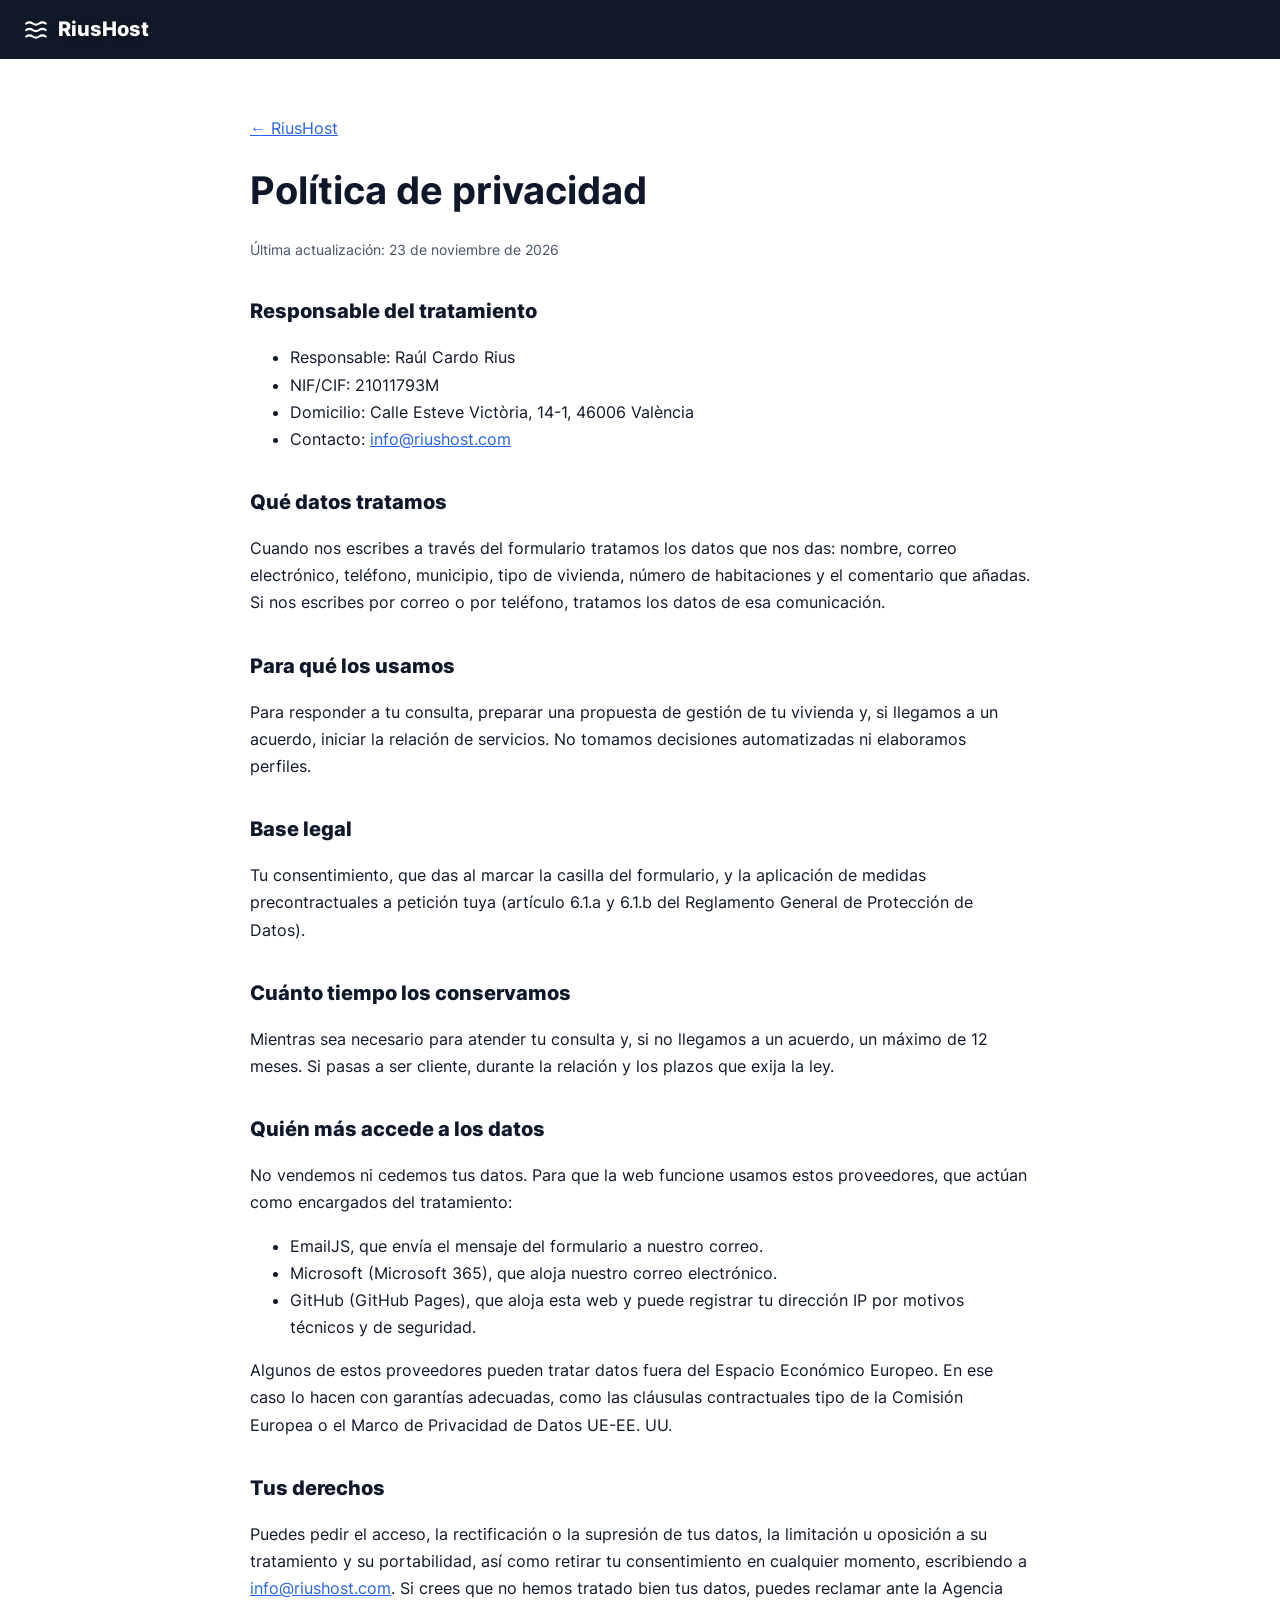
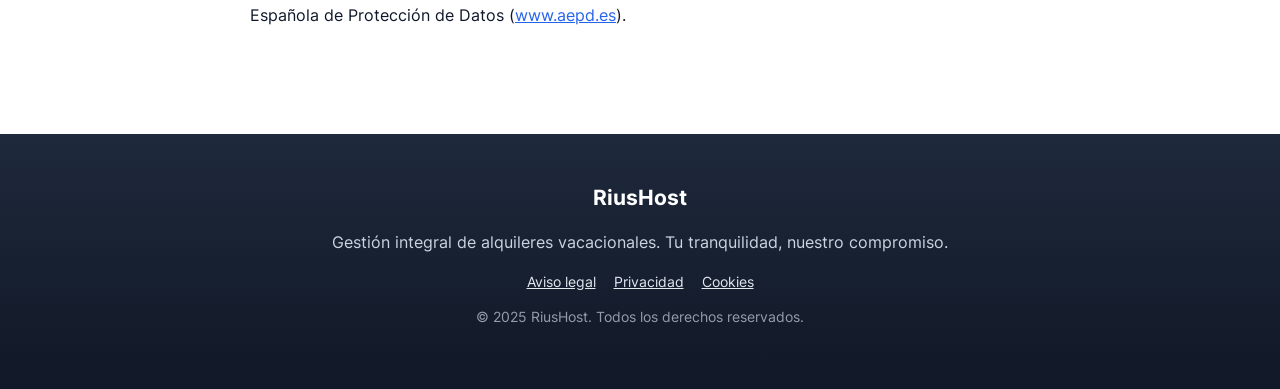
<file: privacidad/index.html>
<!doctype html>
<html lang="es">
<head>
  <meta charset="UTF-8" />
  <meta name="viewport" content="width=device-width, initial-scale=1.0" />
  <title>Política de privacidad · RiusHost</title>
  <meta name="description" content="Política de privacidad de RiusHost." />
  <link rel="canonical" href="https://riushost.com/privacidad/" />

  <meta property="og:type" content="website" />
  <meta property="og:title" content="Política de privacidad · RiusHost" />
  <meta property="og:description" content="Política de privacidad de RiusHost." />
  <meta property="og:url" content="https://riushost.com/privacidad/" />
  <meta property="og:site_name" content="RiusHost" />
  <meta property="og:locale" content="es_ES" />
  <meta property="og:image" content="https://riushost.com/assets/og-image.jpg" />
  <meta property="og:image:width" content="1200" />
  <meta property="og:image:height" content="630" />
  <meta name="twitter:card" content="summary_large_image" />
  <meta name="theme-color" content="#0f172a" />
  <link rel="icon" href="/assets/favicon.svg" type="image/svg+xml" />
  <link rel="preload" href="/assets/fonts/inter-latin-400-normal.woff2" as="font" type="font/woff2" crossorigin />
  <link rel="stylesheet" href="/assets/styles.css" />
</head>
<body class="legal-page">
  <header class="topbar solid" id="top">
    <a class="brand" href="/" aria-label="RiusHost">
      <svg viewBox="0 0 24 24" width="26" height="26" aria-hidden="true"><path d="M2 6c2-1.5 4-1.5 6 0s4 1.5 6 0 4-1.5 6 0M2 12c2-1.5 4-1.5 6 0s4 1.5 6 0 4-1.5 6 0M2 18c2-1.5 4-1.5 6 0s4 1.5 6 0 4-1.5 6 0" fill="none" stroke="currentColor" stroke-width="2" stroke-linecap="round"/></svg>
      <span>RiusHost</span>
    </a>



  </header>

  <main class="section">
    <div class="wrap narrow legal">
      <p><a href="/">← RiusHost</a></p>
      <h1>Política de privacidad</h1>
      <p class="small">Última actualización: 23 de noviembre de 2026</p>
        <h2>Responsable del tratamiento</h2>
        <ul><li>Responsable: Raúl Cardo Rius</li><li>NIF/CIF: 21011793M</li><li>Domicilio: Calle Esteve Victòria, 14-1, 46006 València</li><li>Contacto: <a href="mailto:info@riushost.com">info@riushost.com</a></li></ul>
        <h2>Qué datos tratamos</h2>
        <p>Cuando nos escribes a través del formulario tratamos los datos que nos das: nombre, correo electrónico, teléfono, municipio, tipo de vivienda, número de habitaciones y el comentario que añadas. Si nos escribes por correo o por teléfono, tratamos los datos de esa comunicación.</p>
        <h2>Para qué los usamos</h2>
        <p>Para responder a tu consulta, preparar una propuesta de gestión de tu vivienda y, si llegamos a un acuerdo, iniciar la relación de servicios. No tomamos decisiones automatizadas ni elaboramos perfiles.</p>
        <h2>Base legal</h2>
        <p>Tu consentimiento, que das al marcar la casilla del formulario, y la aplicación de medidas precontractuales a petición tuya (artículo 6.1.a y 6.1.b del Reglamento General de Protección de Datos).</p>
        <h2>Cuánto tiempo los conservamos</h2>
        <p>Mientras sea necesario para atender tu consulta y, si no llegamos a un acuerdo, un máximo de 12 meses. Si pasas a ser cliente, durante la relación y los plazos que exija la ley.</p>
        <h2>Quién más accede a los datos</h2>
        <p>No vendemos ni cedemos tus datos. Para que la web funcione usamos estos proveedores, que actúan como encargados del tratamiento:</p>
        <ul><li>EmailJS, que envía el mensaje del formulario a nuestro correo.</li><li>Microsoft (Microsoft 365), que aloja nuestro correo electrónico.</li><li>GitHub (GitHub Pages), que aloja esta web y puede registrar tu dirección IP por motivos técnicos y de seguridad.</li></ul>
        <p>Algunos de estos proveedores pueden tratar datos fuera del Espacio Económico Europeo. En ese caso lo hacen con garantías adecuadas, como las cláusulas contractuales tipo de la Comisión Europea o el Marco de Privacidad de Datos UE-EE. UU.</p>
        <h2>Tus derechos</h2>
        <p>Puedes pedir el acceso, la rectificación o la supresión de tus datos, la limitación u oposición a su tratamiento y su portabilidad, así como retirar tu consentimiento en cualquier momento, escribiendo a <a href="mailto:info@riushost.com">info@riushost.com</a>. Si crees que no hemos tratado bien tus datos, puedes reclamar ante la Agencia Española de Protección de Datos (<a href="https://www.aepd.es" target="_blank" rel="noopener">www.aepd.es</a>).</p>
    </div>
  </main>
  <footer class="footer">
    <div class="wrap">
      <strong>RiusHost</strong>
      <p>Gestión integral de alquileres vacacionales. Tu tranquilidad, nuestro compromiso.</p>
      <nav class="legal-links" aria-label="Legal">
        <a href="/aviso-legal/">Aviso legal</a>
        <a href="/privacidad/">Privacidad</a>
        <a href="/cookies/">Cookies</a>
      </nav>
      <p class="small">© 2025 RiusHost. Todos los derechos reservados.</p>
    </div>
  </footer>

</body>
</html>
</file>
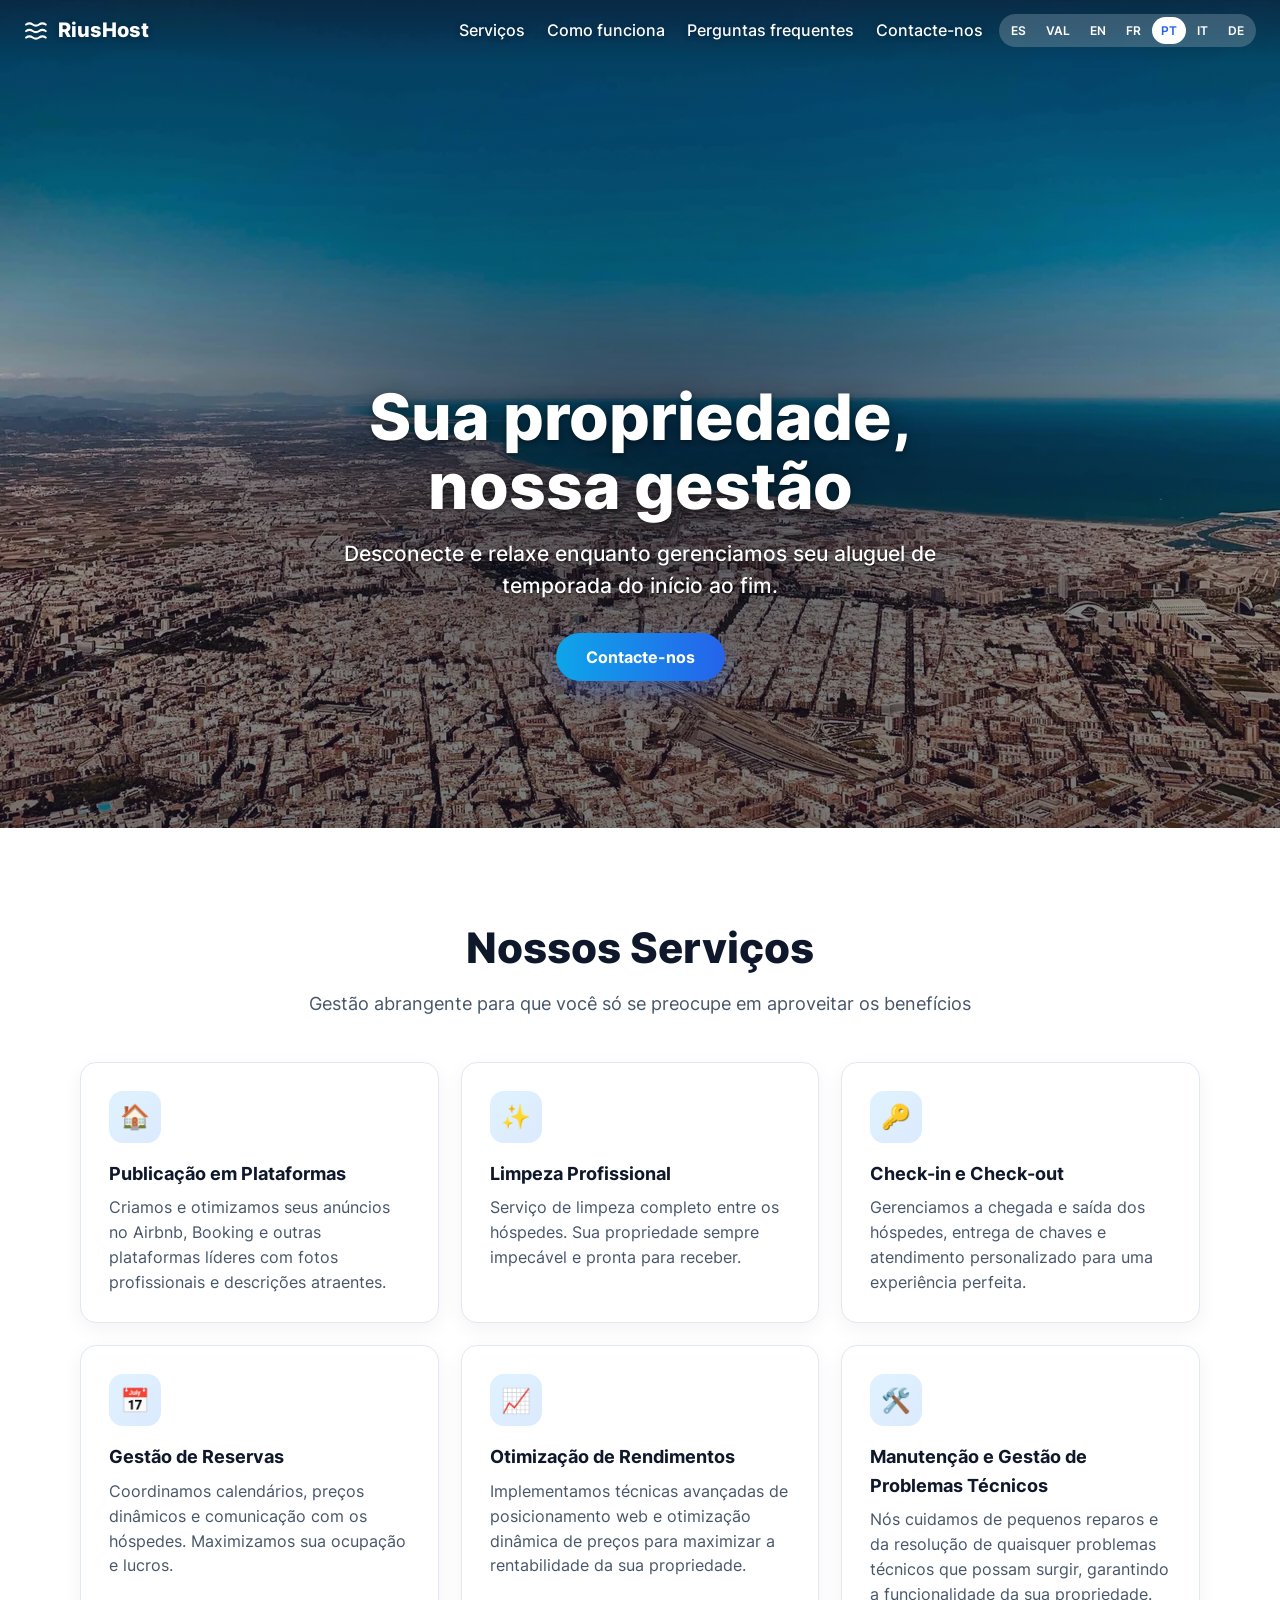
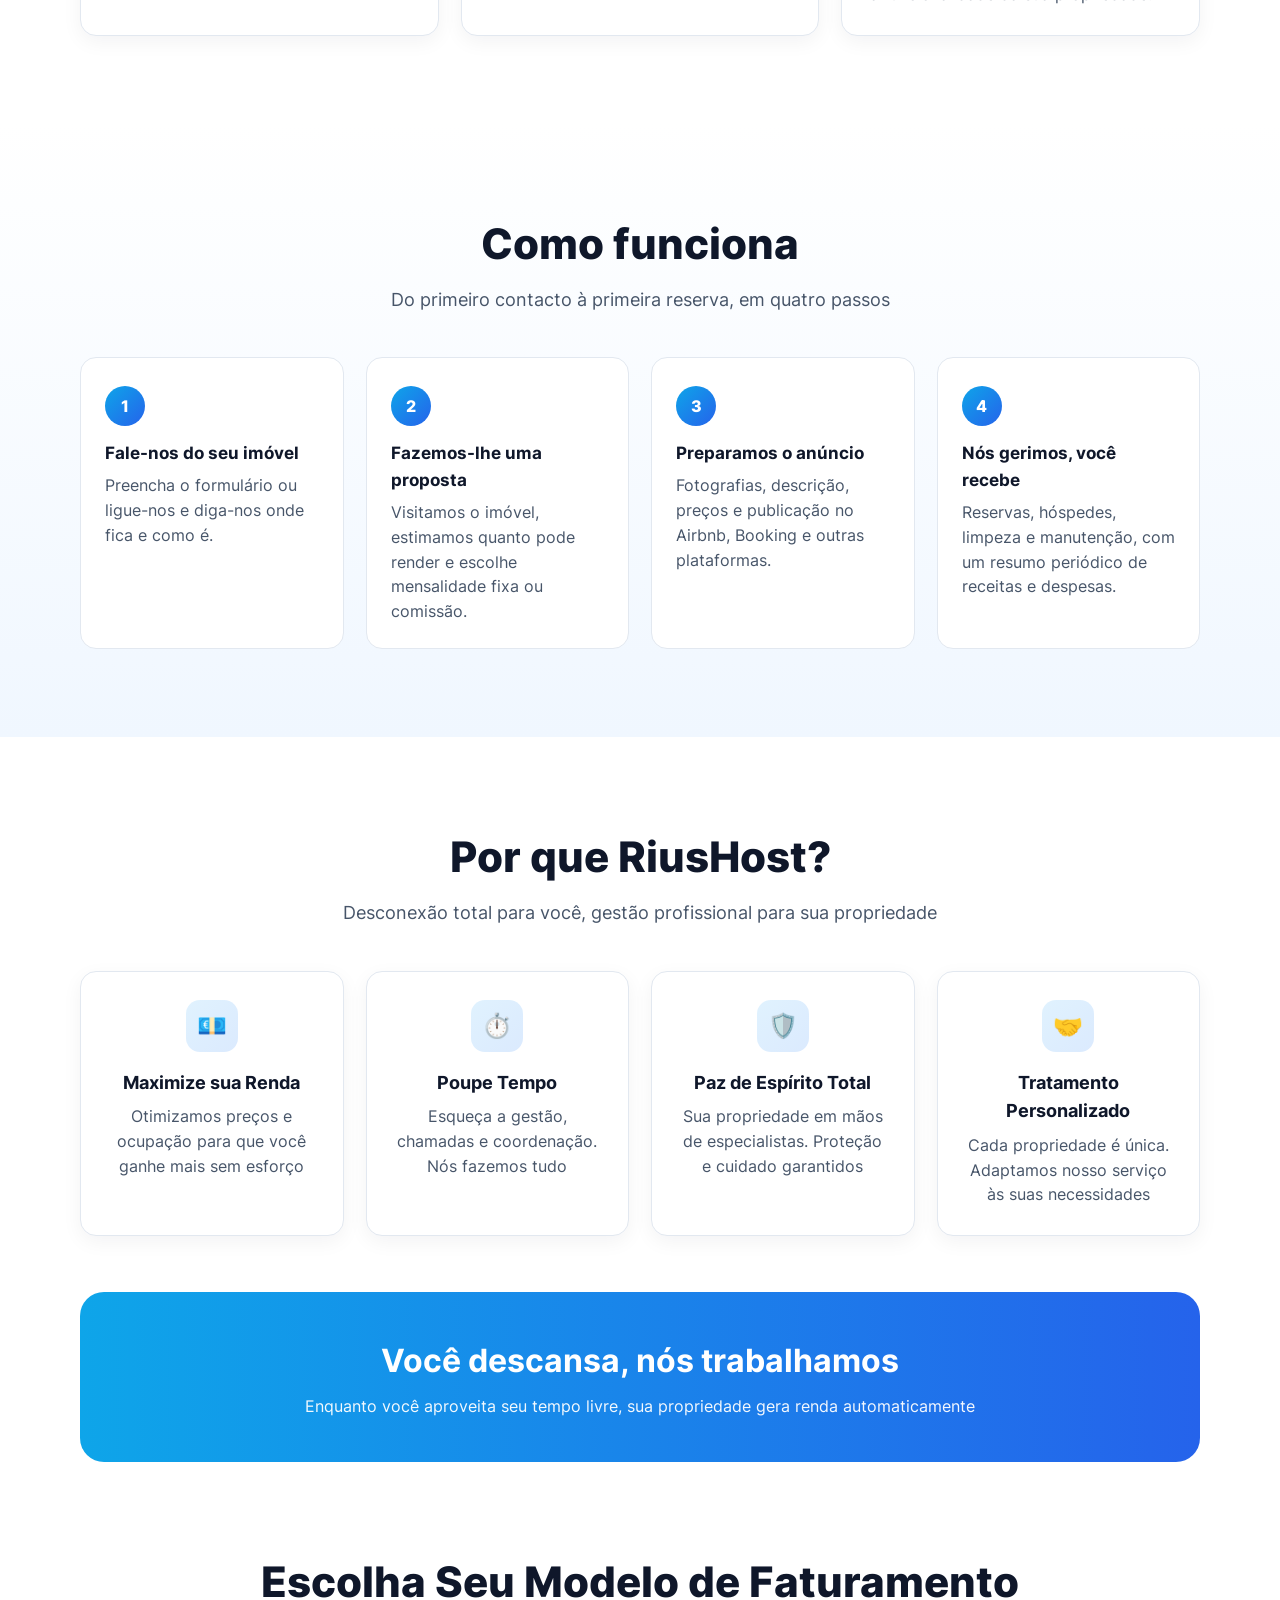
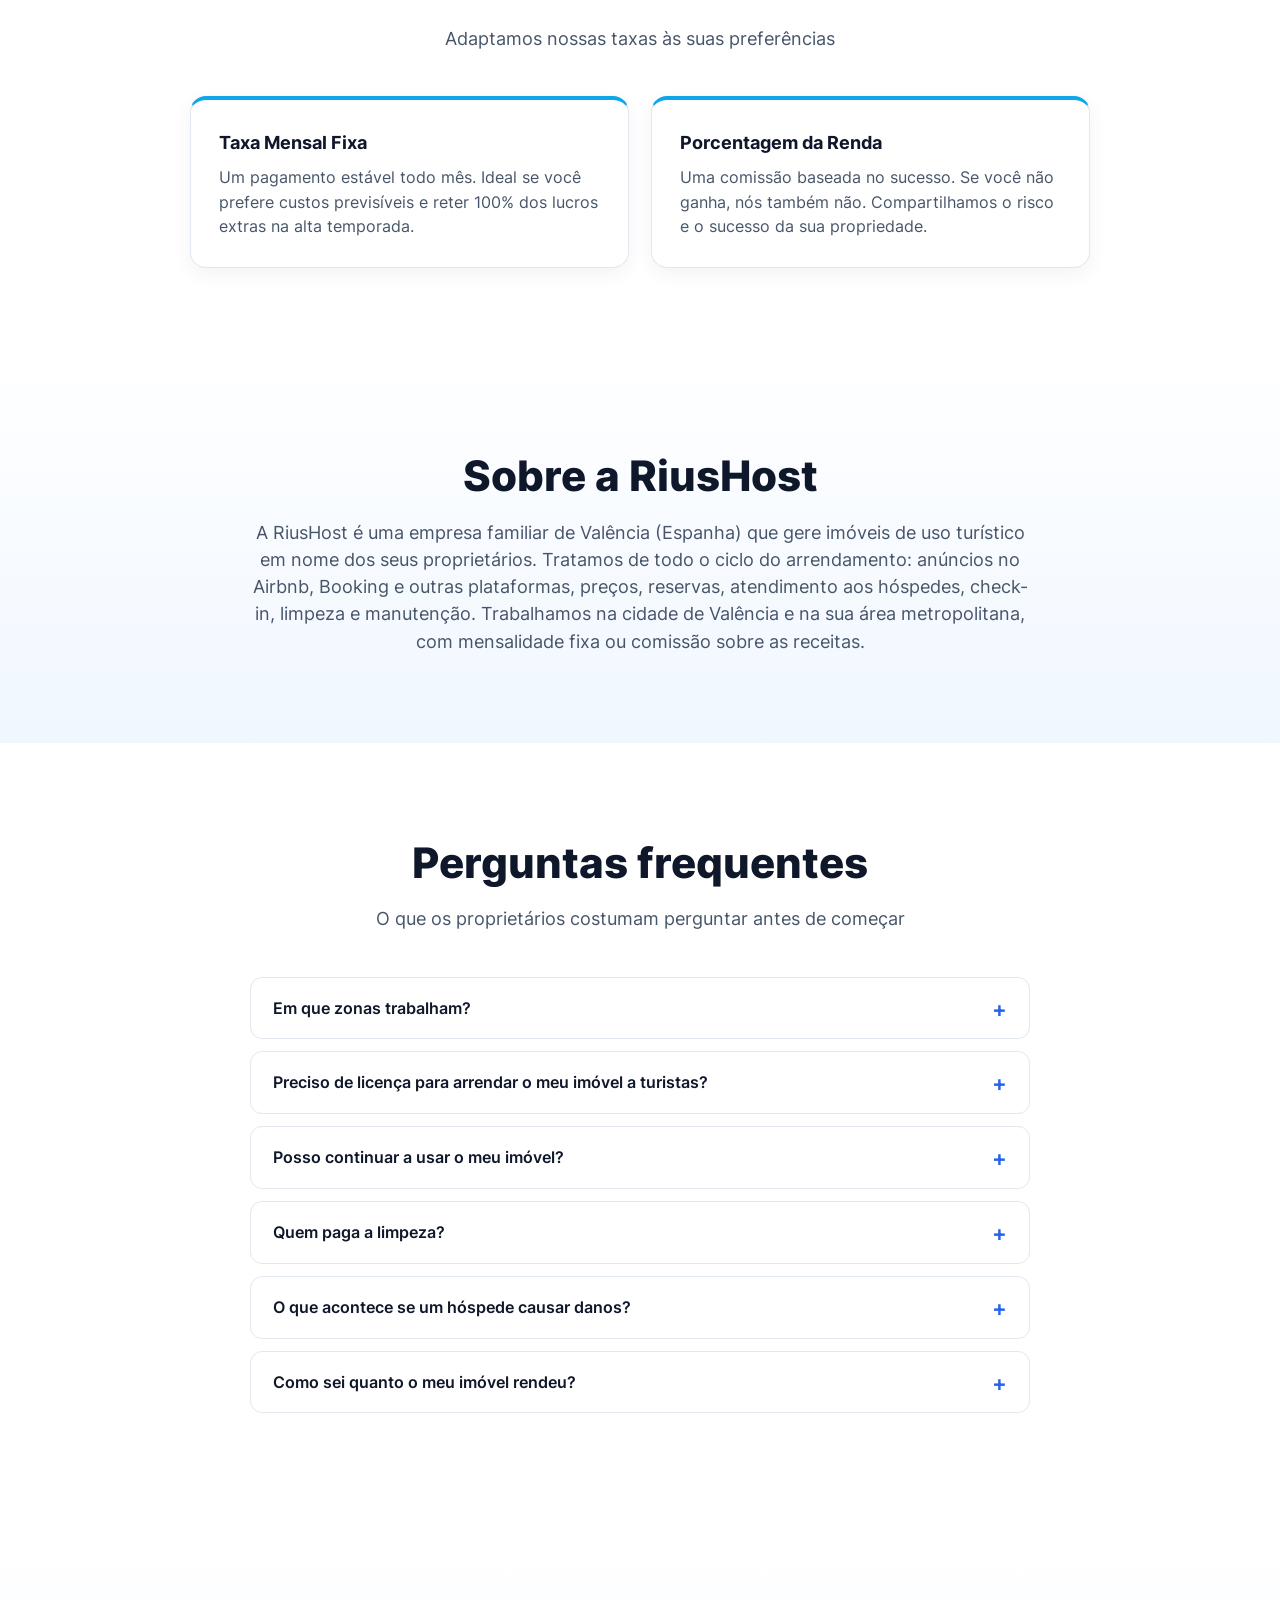
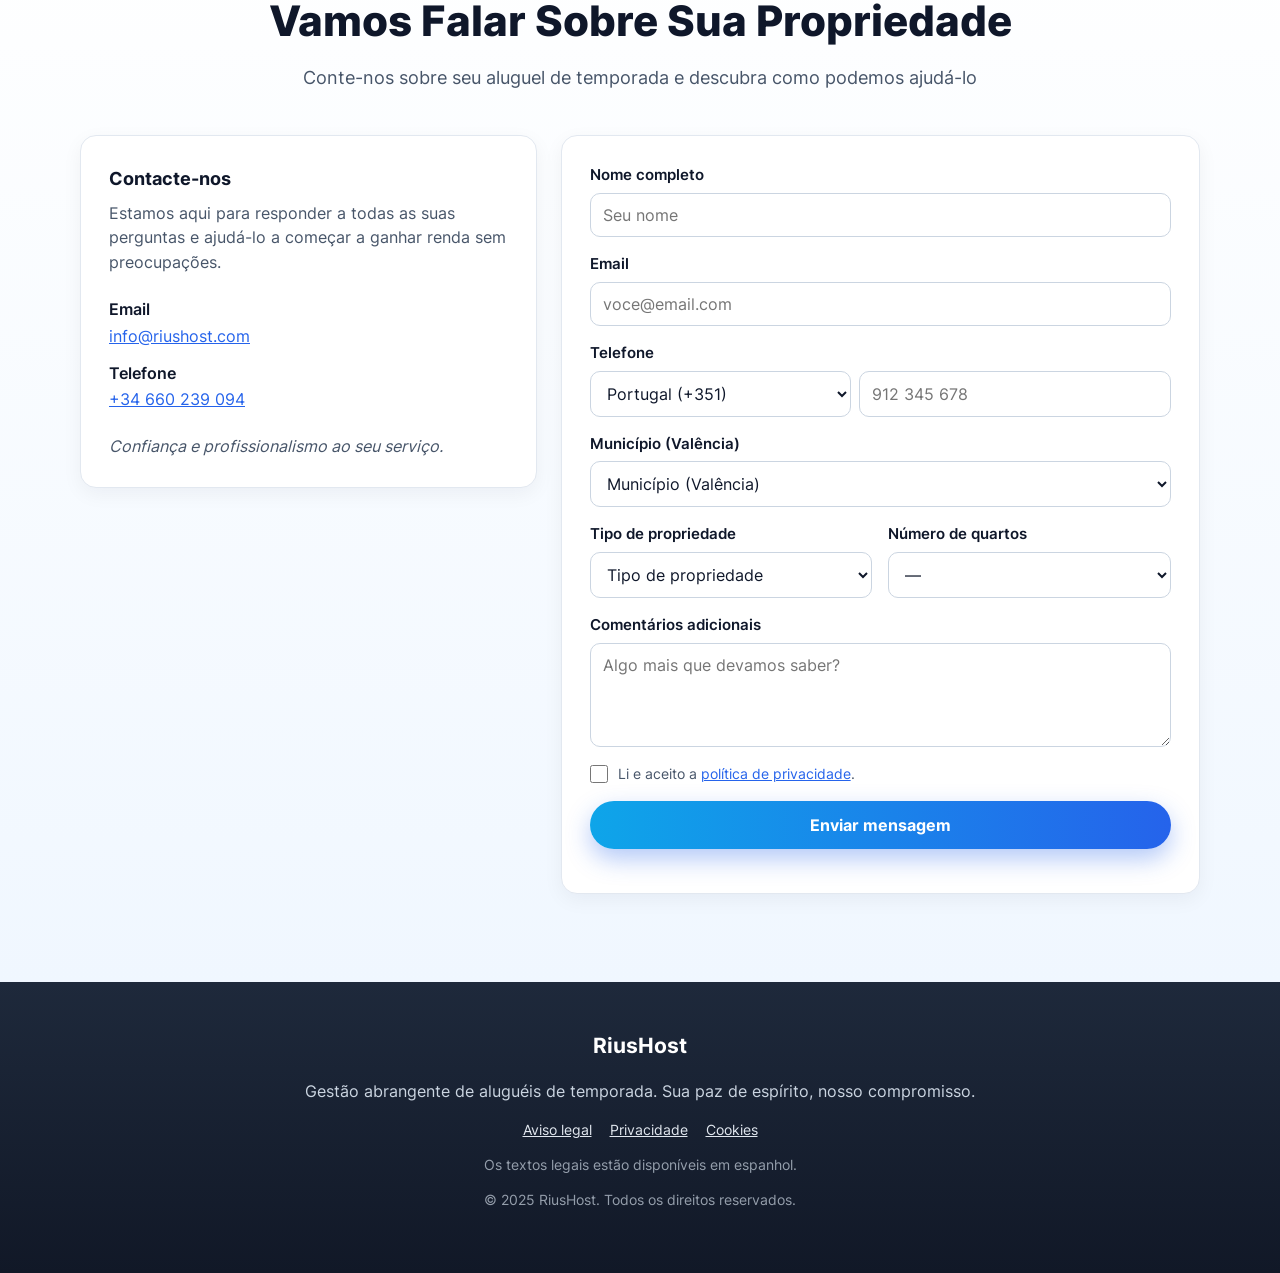
<file: pt/index.html>
<!doctype html>
<html lang="pt">
<head>
  <meta charset="UTF-8" />
  <meta name="viewport" content="width=device-width, initial-scale=1.0" />
  <title>Gestão de alojamento local em Valência, Espanha | RiusHost</title>
  <meta name="description" content="Empresa familiar de gestão completa de arrendamento de férias em Valência: anúncios no Airbnb e Booking, preços, reservas, check-in, limpeza e manutenção. Mensalidade fixa ou comissão." />
  <link rel="canonical" href="https://riushost.com/pt/" />
  <link rel="alternate" hreflang="es" href="https://riushost.com/" />
  <link rel="alternate" hreflang="ca" href="https://riushost.com/val/" />
  <link rel="alternate" hreflang="en" href="https://riushost.com/en/" />
  <link rel="alternate" hreflang="fr" href="https://riushost.com/fr/" />
  <link rel="alternate" hreflang="pt" href="https://riushost.com/pt/" />
  <link rel="alternate" hreflang="it" href="https://riushost.com/it/" />
  <link rel="alternate" hreflang="de" href="https://riushost.com/de/" />
  <link rel="alternate" hreflang="x-default" href="https://riushost.com/" />
  <meta property="og:type" content="website" />
  <meta property="og:title" content="Gestão de alojamento local em Valência, Espanha | RiusHost" />
  <meta property="og:description" content="Empresa familiar de gestão completa de arrendamento de férias em Valência: anúncios no Airbnb e Booking, preços, reservas, check-in, limpeza e manutenção. Mensalidade fixa ou comissão." />
  <meta property="og:url" content="https://riushost.com/pt/" />
  <meta property="og:site_name" content="RiusHost" />
  <meta property="og:locale" content="pt_PT" />
  <meta property="og:image" content="https://riushost.com/assets/og-image.jpg" />
  <meta property="og:image:width" content="1200" />
  <meta property="og:image:height" content="630" />
  <meta name="twitter:card" content="summary_large_image" />
  <meta name="theme-color" content="#0f172a" />
  <link rel="icon" href="/assets/favicon.svg" type="image/svg+xml" />
  <link rel="preload" href="/assets/fonts/inter-latin-400-normal.woff2" as="font" type="font/woff2" crossorigin />
  <link rel="stylesheet" href="/assets/styles.css" />
  <script type="application/ld+json">{"@context": "https://schema.org", "@graph": [{"@type": "ProfessionalService", "@id": "https://riushost.com/#empresa", "name": "RiusHost", "url": "https://riushost.com/", "email": "info@riushost.com", "telephone": "+34660239094", "logo": "https://riushost.com/assets/logo.png", "image": "https://riushost.com/assets/og-image.jpg", "description": "A RiusHost é uma empresa familiar de Valência (Espanha) que gere imóveis de uso turístico em nome dos seus proprietários. Tratamos de todo o ciclo do arrendamento: anúncios no Airbnb, Booking e outras plataformas, preços, reservas, atendimento aos hóspedes, check-in, limpeza e manutenção. Trabalhamos na cidade de Valência e na sua área metropolitana, com mensalidade fixa ou comissão sobre as receitas.", "slogan": "Sua propriedade, nossa gestão", "founder": {"@type": "Person", "name": "Raúl Cardo Rius"}, "address": {"@type": "PostalAddress", "addressLocality": "València", "postalCode": "46006", "addressRegion": "Comunitat Valenciana", "addressCountry": "ES"}, "areaServed": [{"@type": "City", "name": "València"}, {"@type": "City", "name": "Alaquàs"}, {"@type": "City", "name": "Alboraya"}, {"@type": "City", "name": "Aldaia"}, {"@type": "City", "name": "Alfafar"}, {"@type": "City", "name": "Algemesí"}, {"@type": "City", "name": "Almussafes"}, {"@type": "City", "name": "Alzira"}, {"@type": "City", "name": "Benaguasil"}, {"@type": "City", "name": "Benetússer"}, {"@type": "City", "name": "Bétera"}, {"@type": "City", "name": "Burjassot"}, {"@type": "City", "name": "Carlet"}, {"@type": "City", "name": "Catarroja"}, {"@type": "City", "name": "Cheste"}, {"@type": "City", "name": "Chiva"}, {"@type": "City", "name": "Cullera"}, {"@type": "City", "name": "El Puig de Santa Maria"}, {"@type": "City", "name": "Gandia"}, {"@type": "City", "name": "Godella"}, {"@type": "City", "name": "L'Alcúdia"}, {"@type": "City", "name": "La Pobla de Vallbona"}, {"@type": "City", "name": "Llíria"}, {"@type": "City", "name": "Manises"}, {"@type": "City", "name": "Massamagrell"}, {"@type": "City", "name": "Meliana"}, {"@type": "City", "name": "Mislata"}, {"@type": "City", "name": "Moncada"}, {"@type": "City", "name": "Museros"}, {"@type": "City", "name": "Oliva"}, {"@type": "City", "name": "Ontinyent"}, {"@type": "City", "name": "Paiporta"}, {"@type": "City", "name": "Paterna"}, {"@type": "City", "name": "Picanya"}, {"@type": "City", "name": "Picassent"}, {"@type": "City", "name": "Puçol"}, {"@type": "City", "name": "Quart de Poblet"}, {"@type": "City", "name": "Requena"}, {"@type": "City", "name": "Riba-roja de Túria"}, {"@type": "City", "name": "Rocafort"}, {"@type": "City", "name": "Sagunto/Sagunt"}, {"@type": "City", "name": "Sedaví"}, {"@type": "City", "name": "Silla"}, {"@type": "City", "name": "Sueca"}, {"@type": "City", "name": "Tavernes de la Valldigna"}, {"@type": "City", "name": "Torís"}, {"@type": "City", "name": "Torrent"}, {"@type": "City", "name": "Utiel"}, {"@type": "City", "name": "Vilamarxant"}, {"@type": "City", "name": "Xàtiva"}, {"@type": "City", "name": "Xirivella"}], "availableLanguage": ["Español", "Valencià", "English", "Français", "Português", "Italiano", "Deutsch"], "knowsAbout": ["Viviendas de uso turístico", "Airbnb", "Booking.com", "Alquiler vacacional", "Registro de Turismo de la Comunitat Valenciana"], "hasOfferCatalog": {"@type": "OfferCatalog", "name": "Nossos Serviços", "itemListElement": [{"@type": "Offer", "itemOffered": {"@type": "Service", "name": "Publicação em Plataformas", "description": "Criamos e otimizamos seus anúncios no Airbnb, Booking e outras plataformas líderes com fotos profissionais e descrições atraentes.", "areaServed": "València"}}, {"@type": "Offer", "itemOffered": {"@type": "Service", "name": "Limpeza Profissional", "description": "Serviço de limpeza completo entre os hóspedes. Sua propriedade sempre impecável e pronta para receber.", "areaServed": "València"}}, {"@type": "Offer", "itemOffered": {"@type": "Service", "name": "Check-in e Check-out", "description": "Gerenciamos a chegada e saída dos hóspedes, entrega de chaves e atendimento personalizado para uma experiência perfeita.", "areaServed": "València"}}, {"@type": "Offer", "itemOffered": {"@type": "Service", "name": "Gestão de Reservas", "description": "Coordinamos calendários, preços dinâmicos e comunicação com os hóspedes. Maximizamos sua ocupação e lucros.", "areaServed": "València"}}, {"@type": "Offer", "itemOffered": {"@type": "Service", "name": "Otimização de Rendimentos", "description": "Implementamos técnicas avançadas de posicionamento web e otimização dinâmica de preços para maximizar a rentabilidade da sua propriedade.", "areaServed": "València"}}, {"@type": "Offer", "itemOffered": {"@type": "Service", "name": "Manutenção e Gestão de Problemas Técnicos", "description": "Nós cuidamos de pequenos reparos e da resolução de quaisquer problemas técnicos que possam surgir, garantindo a funcionalidade da sua propriedade.", "areaServed": "València"}}]}}, {"@type": "WebSite", "@id": "https://riushost.com/#web", "url": "https://riushost.com/", "name": "RiusHost", "publisher": {"@id": "https://riushost.com/#empresa"}, "inLanguage": ["es", "ca-ES-valencia", "en", "fr", "pt", "it", "de"]}, {"@type": "WebPage", "@id": "https://riushost.com/pt/#pagina", "url": "https://riushost.com/pt/", "name": "Gestão de alojamento local em Valência, Espanha | RiusHost", "description": "Empresa familiar de gestão completa de arrendamento de férias em Valência: anúncios no Airbnb e Booking, preços, reservas, check-in, limpeza e manutenção. Mensalidade fixa ou comissão.", "inLanguage": "pt", "isPartOf": {"@id": "https://riushost.com/#web"}, "about": {"@id": "https://riushost.com/#empresa"}, "dateModified": "2026-11-25", "primaryImageOfPage": "https://riushost.com/assets/og-image.jpg"}]}</script>
  <script type="application/ld+json">{"@context": "https://schema.org", "@type": "FAQPage", "mainEntity": [{"@type": "Question", "name": "Em que zonas trabalham?", "acceptedAnswer": {"@type": "Answer", "text": "Na cidade de Valência e nos municípios da sua área metropolitana e da província. Se o seu imóvel não aparece na lista do formulário, escreva-nos na mesma."}}, {"@type": "Question", "name": "Preciso de licença para arrendar o meu imóvel a turistas?", "acceptedAnswer": {"@type": "Answer", "text": "Sim. Na Comunidade Valenciana o imóvel tem de estar inscrito no Registo de Turismo e cumprir as normas urbanísticas do seu município. Orientamo-lo nos passos e na documentação."}}, {"@type": "Question", "name": "Posso continuar a usar o meu imóvel?", "acceptedAnswer": {"@type": "Answer", "text": "Sim. Bloqueamos no calendário as datas que quiser reservar para si ou para a sua família. Basta avisar-nos com antecedência."}}, {"@type": "Question", "name": "Quem paga a limpeza?", "acceptedAnswer": {"@type": "Answer", "text": "Normalmente a taxa de limpeza é paga pelo hóspede ao reservar. Nós coordenamos a limpeza depois de cada saída."}}, {"@type": "Question", "name": "O que acontece se um hóspede causar danos?", "acceptedAnswer": {"@type": "Answer", "text": "Revemos o imóvel depois de cada estadia e, se houver danos, tratamos da reclamação com a plataforma da reserva. Recomendamos também um seguro de habitação que cubra o uso turístico."}}, {"@type": "Question", "name": "Como sei quanto o meu imóvel rendeu?", "acceptedAnswer": {"@type": "Answer", "text": "Enviamos-lhe um resumo periódico com reservas, receitas e despesas, e pode perguntar-nos a qualquer momento."}}]}</script>
  <link rel="preload" as="image" type="image/webp" imagesrcset="/assets/hero-800.webp 800w, /assets/hero-1280.webp 1280w, /assets/hero-1600.webp 1600w" imagesizes="100vw" fetchpriority="high" />
</head>
<body>
  <header class="topbar" id="top">
    <a class="brand" href="/pt/" aria-label="RiusHost">
      <svg viewBox="0 0 24 24" width="26" height="26" aria-hidden="true"><path d="M2 6c2-1.5 4-1.5 6 0s4 1.5 6 0 4-1.5 6 0M2 12c2-1.5 4-1.5 6 0s4 1.5 6 0 4-1.5 6 0M2 18c2-1.5 4-1.5 6 0s4 1.5 6 0 4-1.5 6 0" fill="none" stroke="currentColor" stroke-width="2" stroke-linecap="round"/></svg>
      <span>RiusHost</span>
    </a>
    <nav class="nav" id="nav" aria-label="Menu">
      <a href="/pt/#servicios">Serviços</a>
      <a href="/pt/#como-funciona">Como funciona</a>
      <a href="/pt/#faq">Perguntas frequentes</a>
      <a href="/pt/#contacto">Contacte-nos</a>
      <div class="nav-langs"><a href="/" hreflang="es" lang="es">ES</a><a href="/val/" hreflang="ca" lang="ca-ES-valencia">VAL</a><a href="/en/" hreflang="en" lang="en">EN</a><a href="/fr/" hreflang="fr" lang="fr">FR</a><a href="/pt/" hreflang="pt" lang="pt" aria-current="true">PT</a><a href="/it/" hreflang="it" lang="it">IT</a><a href="/de/" hreflang="de" lang="de">DE</a></div>
    </nav>
    <nav class="langs" aria-label="Mudar idioma">
      <a href="/" hreflang="es" lang="es" title="Español">ES</a>
      <a href="/val/" hreflang="ca" lang="ca-ES-valencia" title="Valencià">VAL</a>
      <a href="/en/" hreflang="en" lang="en" title="English">EN</a>
      <a href="/fr/" hreflang="fr" lang="fr" title="Français">FR</a>
      <a href="/pt/" hreflang="pt" lang="pt" title="Português" aria-current="true">PT</a>
      <a href="/it/" hreflang="it" lang="it" title="Italiano">IT</a>
      <a href="/de/" hreflang="de" lang="de" title="Deutsch">DE</a>
    </nav>
    <button class="menu-btn" id="menuBtn" aria-controls="nav" aria-expanded="false" aria-label="Menu">
      <svg viewBox="0 0 24 24" width="22" height="22" aria-hidden="true"><path d="M4 7h16M4 12h16M4 17h16" stroke="currentColor" stroke-width="2" stroke-linecap="round"/></svg>
    </button>
  </header>

  <section class="hero">
    <picture>
      <source type="image/webp" srcset="/assets/hero-800.webp 800w, /assets/hero-1280.webp 1280w, /assets/hero-1600.webp 1600w" sizes="100vw" />
      <img class="hero-img" src="/assets/hero-1280.jpg" width="1600" height="1198" alt="Vista aérea de Valência junto ao mar Mediterrâneo" fetchpriority="high" decoding="async" onerror="this.remove()" />
    </picture>
    <div class="hero-overlay"></div>
    <div class="hero-content">
      <h1>Sua propriedade, nossa gestão</h1>
      <p>Desconecte e relaxe enquanto gerenciamos seu aluguel de temporada do início ao fim.</p>
      <a class="btn" href="#contacto">Contacte-nos</a>
    </div>
  </section>

  <main>
    <section class="section" id="servicios">
      <div class="wrap">
        <h2>Nossos Serviços</h2>
        <p class="lead">Gestão abrangente para que você só se preocupe em aproveitar os benefícios</p>
        <div class="grid grid-3">
          <article class="card">
            <div class="icon" aria-hidden="true">🏠</div>
            <h3>Publicação em Plataformas</h3>
            <p>Criamos e otimizamos seus anúncios no Airbnb, Booking e outras plataformas líderes com fotos profissionais e descrições atraentes.</p>
          </article>
          <article class="card">
            <div class="icon" aria-hidden="true">✨</div>
            <h3>Limpeza Profissional</h3>
            <p>Serviço de limpeza completo entre os hóspedes. Sua propriedade sempre impecável e pronta para receber.</p>
          </article>
          <article class="card">
            <div class="icon" aria-hidden="true">🔑</div>
            <h3>Check-in e Check-out</h3>
            <p>Gerenciamos a chegada e saída dos hóspedes, entrega de chaves e atendimento personalizado para uma experiência perfeita.</p>
          </article>
          <article class="card">
            <div class="icon" aria-hidden="true">📅</div>
            <h3>Gestão de Reservas</h3>
            <p>Coordinamos calendários, preços dinâmicos e comunicação com os hóspedes. Maximizamos sua ocupação e lucros.</p>
          </article>
          <article class="card">
            <div class="icon" aria-hidden="true">📈</div>
            <h3>Otimização de Rendimentos</h3>
            <p>Implementamos técnicas avançadas de posicionamento web e otimização dinâmica de preços para maximizar a rentabilidade da sua propriedade.</p>
          </article>
          <article class="card">
            <div class="icon" aria-hidden="true">🛠️</div>
            <h3>Manutenção e Gestão de Problemas Técnicos</h3>
            <p>Nós cuidamos de pequenos reparos e da resolução de quaisquer problemas técnicos que possam surgir, garantindo a funcionalidade da sua propriedade.</p>
          </article>
        </div>
      </div>
    </section>

    <section class="section alt" id="como-funciona">
      <div class="wrap">
        <h2>Como funciona</h2>
        <p class="lead">Do primeiro contacto à primeira reserva, em quatro passos</p>
        <ol class="steps">
          <li>
            <h3>Fale-nos do seu imóvel</h3>
            <p>Preencha o formulário ou ligue-nos e diga-nos onde fica e como é.</p>
          </li>
          <li>
            <h3>Fazemos-lhe uma proposta</h3>
            <p>Visitamos o imóvel, estimamos quanto pode render e escolhe mensalidade fixa ou comissão.</p>
          </li>
          <li>
            <h3>Preparamos o anúncio</h3>
            <p>Fotografias, descrição, preços e publicação no Airbnb, Booking e outras plataformas.</p>
          </li>
          <li>
            <h3>Nós gerimos, você recebe</h3>
            <p>Reservas, hóspedes, limpeza e manutenção, com um resumo periódico de receitas e despesas.</p>
          </li>
        </ol>
      </div>
    </section>

    <section class="section" id="beneficios">
      <div class="wrap">
        <h2>Por que RiusHost?</h2>
        <p class="lead">Desconexão total para você, gestão profissional para sua propriedade</p>
        <div class="grid grid-4">
          <article class="card benefit">
            <div class="icon" aria-hidden="true">💶</div>
            <h3>Maximize sua Renda</h3>
            <p>Otimizamos preços e ocupação para que você ganhe mais sem esforço</p>
          </article>
          <article class="card benefit">
            <div class="icon" aria-hidden="true">⏱️</div>
            <h3>Poupe Tempo</h3>
            <p>Esqueça a gestão, chamadas e coordenação. Nós fazemos tudo</p>
          </article>
          <article class="card benefit">
            <div class="icon" aria-hidden="true">🛡️</div>
            <h3>Paz de Espírito Total</h3>
            <p>Sua propriedade em mãos de especialistas. Proteção e cuidado garantidos</p>
          </article>
          <article class="card benefit">
            <div class="icon" aria-hidden="true">🤝</div>
            <h3>Tratamento Personalizado</h3>
            <p>Cada propriedade é única. Adaptamos nosso serviço às suas necessidades</p>
          </article>
        </div>

        <div class="banner">
          <h3>Você descansa, nós trabalhamos</h3>
          <p>Enquanto você aproveita seu tempo livre, sua propriedade gera renda automaticamente</p>
        </div>

        <h2 class="mt">Escolha Seu Modelo de Faturamento</h2>
        <p class="lead">Adaptamos nossas taxas às suas preferências</p>
        <div class="grid grid-2">
          <article class="card price">
            <h3>Taxa Mensal Fixa</h3>
            <p>Um pagamento estável todo mês. Ideal se você prefere custos previsíveis e reter 100% dos lucros extras na alta temporada.</p>
          </article>
          <article class="card price">
            <h3>Porcentagem da Renda</h3>
            <p>Uma comissão baseada no sucesso. Se você não ganha, nós também não. Compartilhamos o risco e o sucesso da sua propriedade.</p>
          </article>
        </div>
      </div>
    </section>

    <section class="section alt" id="sobre-riushost">
      <div class="wrap narrow about">
        <h2>Sobre a RiusHost</h2>
        <p>A RiusHost é uma empresa familiar de Valência (Espanha) que gere imóveis de uso turístico em nome dos seus proprietários. Tratamos de todo o ciclo do arrendamento: anúncios no Airbnb, Booking e outras plataformas, preços, reservas, atendimento aos hóspedes, check-in, limpeza e manutenção. Trabalhamos na cidade de Valência e na sua área metropolitana, com mensalidade fixa ou comissão sobre as receitas.</p>
      </div>
    </section>

    <section class="section" id="faq">
      <div class="wrap narrow">
        <h2>Perguntas frequentes</h2>
        <p class="lead">O que os proprietários costumam perguntar antes de começar</p>
        <div class="faq">
          <details>
            <summary>Em que zonas trabalham?</summary>
            <p>Na cidade de Valência e nos municípios da sua área metropolitana e da província. Se o seu imóvel não aparece na lista do formulário, escreva-nos na mesma.</p>
          </details>
          <details>
            <summary>Preciso de licença para arrendar o meu imóvel a turistas?</summary>
            <p>Sim. Na Comunidade Valenciana o imóvel tem de estar inscrito no Registo de Turismo e cumprir as normas urbanísticas do seu município. Orientamo-lo nos passos e na documentação.</p>
          </details>
          <details>
            <summary>Posso continuar a usar o meu imóvel?</summary>
            <p>Sim. Bloqueamos no calendário as datas que quiser reservar para si ou para a sua família. Basta avisar-nos com antecedência.</p>
          </details>
          <details>
            <summary>Quem paga a limpeza?</summary>
            <p>Normalmente a taxa de limpeza é paga pelo hóspede ao reservar. Nós coordenamos a limpeza depois de cada saída.</p>
          </details>
          <details>
            <summary>O que acontece se um hóspede causar danos?</summary>
            <p>Revemos o imóvel depois de cada estadia e, se houver danos, tratamos da reclamação com a plataforma da reserva. Recomendamos também um seguro de habitação que cubra o uso turístico.</p>
          </details>
          <details>
            <summary>Como sei quanto o meu imóvel rendeu?</summary>
            <p>Enviamos-lhe um resumo periódico com reservas, receitas e despesas, e pode perguntar-nos a qualquer momento.</p>
          </details>
        </div>
      </div>
    </section>

    <section class="section alt" id="contacto">
      <div class="wrap">
        <h2>Vamos Falar Sobre Sua Propriedade</h2>
        <p class="lead">Conte-nos sobre seu aluguel de temporada e descubra como podemos ajudá-lo</p>
        <div class="contact">
          <aside class="card contact-card">
            <h3>Contacte-nos</h3>
            <p>Estamos aqui para responder a todas as suas perguntas e ajudá-lo a começar a ganhar renda sem preocupações.</p>
            <dl>
              <dt>Email</dt>
              <dd><a href="mailto:info@riushost.com">info@riushost.com</a></dd>
              <dt>Telefone</dt>
              <dd><a href="tel:+34660239094">+34 660 239 094</a></dd>
            </dl>
            <p class="trust">Confiança e profissionalismo ao seu serviço.</p>
          </aside>

          <form class="card form" id="contactForm" novalidate>
            <label for="f-nombre"><span>Nome completo</span></label>
            <input id="f-nombre" name="nombre" type="text" required autocomplete="name" placeholder="Seu nome" />
            <label for="f-email"><span>Email</span></label>
            <input id="f-email" name="email" type="email" required autocomplete="email" placeholder="voce@email.com" />
            <label for="f-tel"><span>Telefone</span></label>
            <span class="row">
              <select id="f-prefix" name="phonePrefix" aria-label="Prefixo"><option value="+34">Spain (+34)</option><option value="+33">France (+33)</option><option value="+351" selected>Portugal (+351)</option><option value="+39">Italy (+39)</option><option value="+44">United Kingdom (+44)</option><option value="+49">Germany (+49)</option><option value="+41">Switzerland (+41)</option><option value="+43">Austria (+43)</option><option value="+1">United States (+1)</option><option value="+376">Andorra (+376)</option></select>
              <input id="f-tel" name="phoneNumber" type="tel" required autocomplete="tel-national" placeholder="912 345 678" />
            </span>
            <label for="f-location"><span>Município (Valência)</span></label>
            <select id="f-location" name="location" required><option value="" disabled selected>Município (Valência)</option><option value="Valencia">Valencia</option><option value="Alaquàs">Alaquàs</option><option value="Alboraya">Alboraya</option><option value="Aldaia">Aldaia</option><option value="Alfafar">Alfafar</option><option value="Algemesí">Algemesí</option><option value="Almussafes">Almussafes</option><option value="Alzira">Alzira</option><option value="Benaguasil">Benaguasil</option><option value="Benetússer">Benetússer</option><option value="Bétera">Bétera</option><option value="Burjassot">Burjassot</option><option value="Carlet">Carlet</option><option value="Catarroja">Catarroja</option><option value="Cheste">Cheste</option><option value="Chiva">Chiva</option><option value="Cullera">Cullera</option><option value="El Puig de Santa Maria">El Puig de Santa Maria</option><option value="Gandia">Gandia</option><option value="Godella">Godella</option><option value="L&#x27;Alcúdia">L&#x27;Alcúdia</option><option value="La Pobla de Vallbona">La Pobla de Vallbona</option><option value="Llíria">Llíria</option><option value="Manises">Manises</option><option value="Massamagrell">Massamagrell</option><option value="Meliana">Meliana</option><option value="Mislata">Mislata</option><option value="Moncada">Moncada</option><option value="Museros">Museros</option><option value="Oliva">Oliva</option><option value="Ontinyent">Ontinyent</option><option value="Paiporta">Paiporta</option><option value="Paterna">Paterna</option><option value="Picanya">Picanya</option><option value="Picassent">Picassent</option><option value="Puçol">Puçol</option><option value="Quart de Poblet">Quart de Poblet</option><option value="Requena">Requena</option><option value="Riba-roja de Túria">Riba-roja de Túria</option><option value="Rocafort">Rocafort</option><option value="Sagunto/Sagunt">Sagunto/Sagunt</option><option value="Sedaví">Sedaví</option><option value="Silla">Silla</option><option value="Sueca">Sueca</option><option value="Tavernes de la Valldigna">Tavernes de la Valldigna</option><option value="Torís">Torís</option><option value="Torrent">Torrent</option><option value="Utiel">Utiel</option><option value="Vilamarxant">Vilamarxant</option><option value="Xàtiva">Xàtiva</option><option value="Xirivella">Xirivella</option></select>
            <span class="row two">
              <span class="field">
                <label for="f-ptype"><span>Tipo de propriedade</span></label>
                <select id="f-ptype" name="propertyType" required><option value="" disabled selected>Tipo de propriedade</option><option value="apartment">Apartamento</option><option value="chalet">Moradia</option><option value="villa">Villa</option><option value="rural">Casa Rural</option><option value="other">Outro</option></select>
              </span>
              <span class="field">
                <label for="f-rooms"><span>Número de quartos</span></label>
                <select id="f-rooms" name="rooms" required><option value="" disabled selected>—</option><option>1</option><option>2</option><option>3</option><option>4</option><option>5</option><option>6+</option></select>
              </span>
            </span>
            <label for="f-msg"><span>Comentários adicionais</span></label>
            <textarea id="f-msg" name="mensaje" rows="4" placeholder="Algo mais que devamos saber?"></textarea>
            <label class="consent" for="f-consent">
              <input id="f-consent" name="consent" type="checkbox" required />
              <span>Li e aceito a <a href="/privacidad/" target="_blank" rel="noopener">política de privacidade</a>.</span>
            </label>
            <button class="btn" type="submit">Enviar mensagem</button>
            <p class="status" id="formStatus" role="status" aria-live="polite"></p>
          </form>
        </div>
      </div>
    </section>
  </main>

  <footer class="footer">
    <div class="wrap">
      <strong>RiusHost</strong>
      <p>Gestão abrangente de aluguéis de temporada. Sua paz de espírito, nosso compromisso.</p>
      <nav class="legal-links" aria-label="Legal">
        <a href="/aviso-legal/">Aviso legal</a>
        <a href="/privacidad/">Privacidade</a>
        <a href="/cookies/">Cookies</a>
      </nav>
      <p class="small">Os textos legais estão disponíveis em espanhol.</p>
      <p class="small">© 2025 RiusHost. Todos os direitos reservados.</p>
    </div>
  </footer>

  <script id="rh-msgs" type="application/json">{"toastSuccessTitle": "Mensagem enviada! 🌊", "toastSuccessDescription": "Entraremos em contato com você em breve. Obrigado por confiar na RiusHost!", "toastErrorTitle": "❌ Erro ao enviar", "toastErrorDescription": "Não foi possível enviar a mensagem. Por favor, tente novamente ou entre em contato diretamente em info@riushost.com", "toastConfigErrorTitle": "⚙️ Configuração pendente", "toastConfigErrorDescription": "O serviço de email não está configurado. Por favor, entre em contato diretamente em info@riushost.com", "consentError": "Tem de aceitar a política de privacidade para enviar a mensagem."}</script>
  <script src="/assets/vendor/emailjs-4.4.1.min.js" defer></script>
  <script src="/assets/main.js" defer></script>
</body>
</html>
</file>
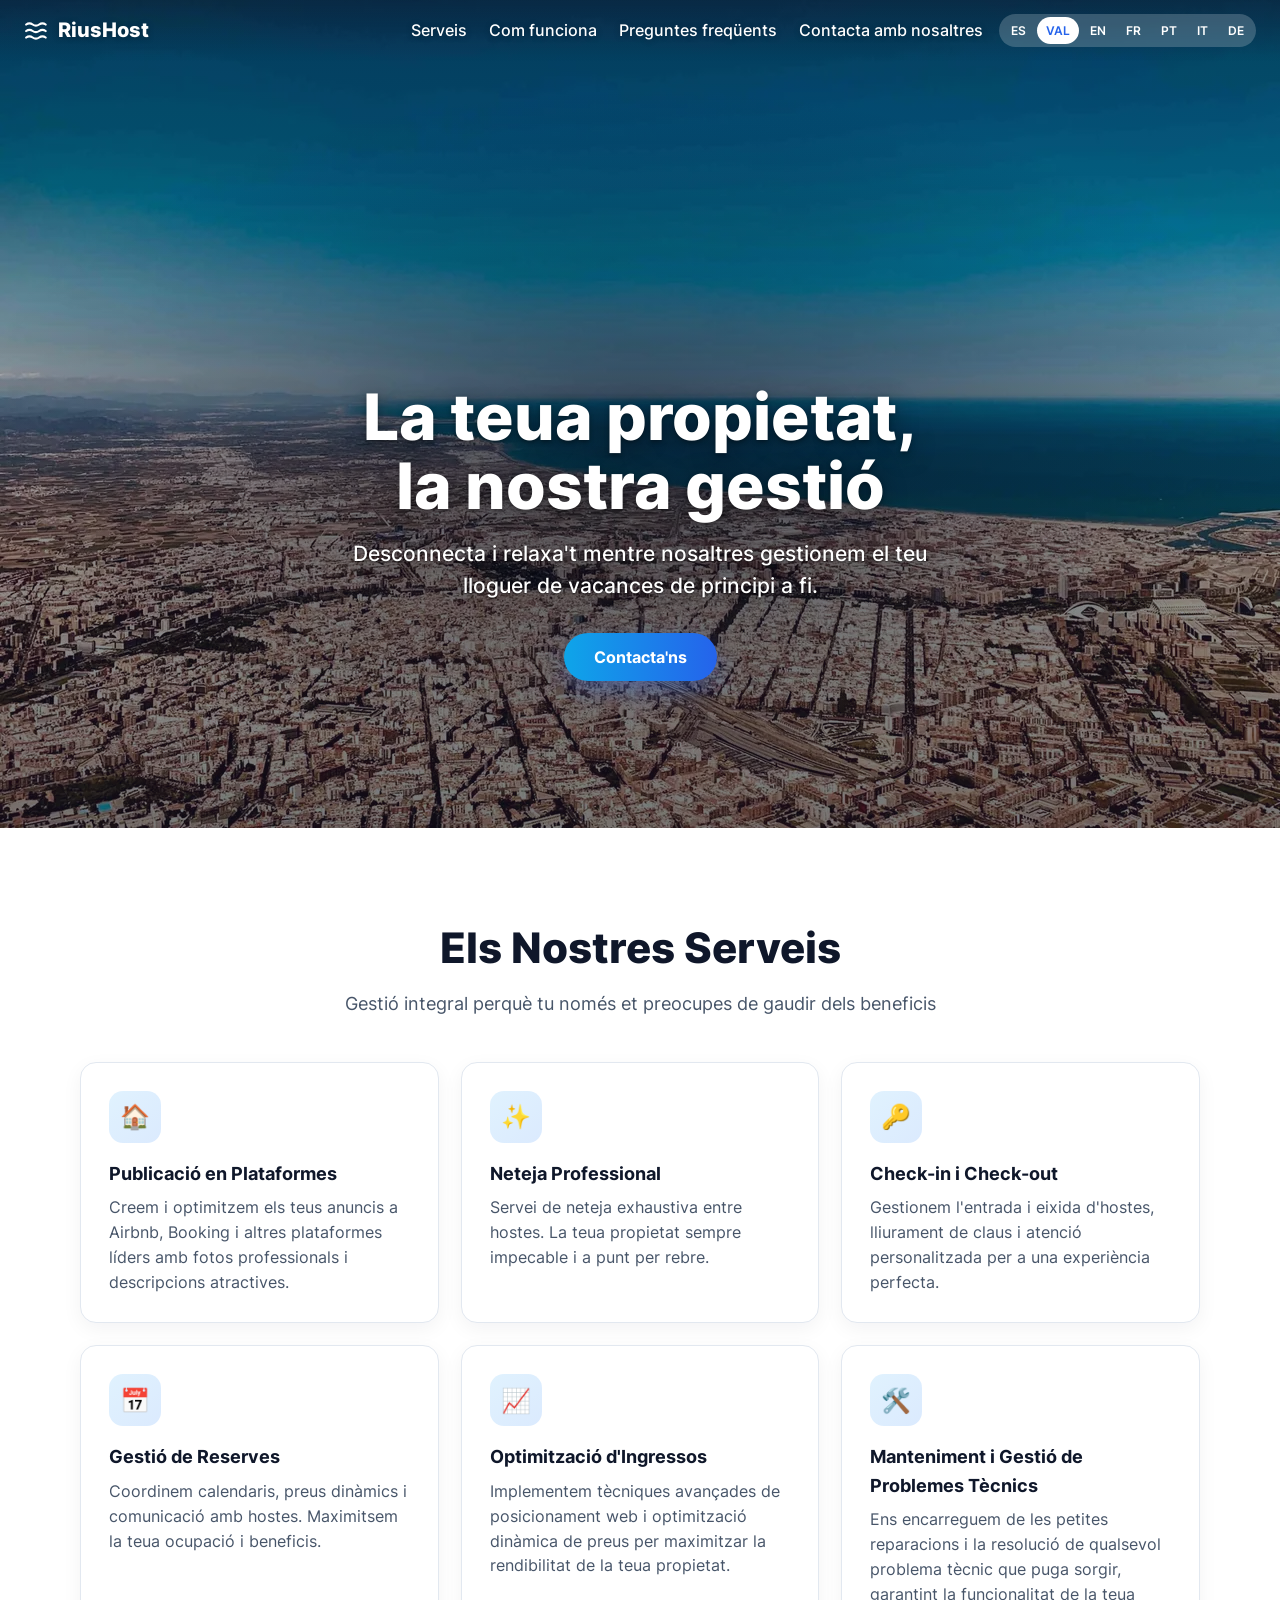
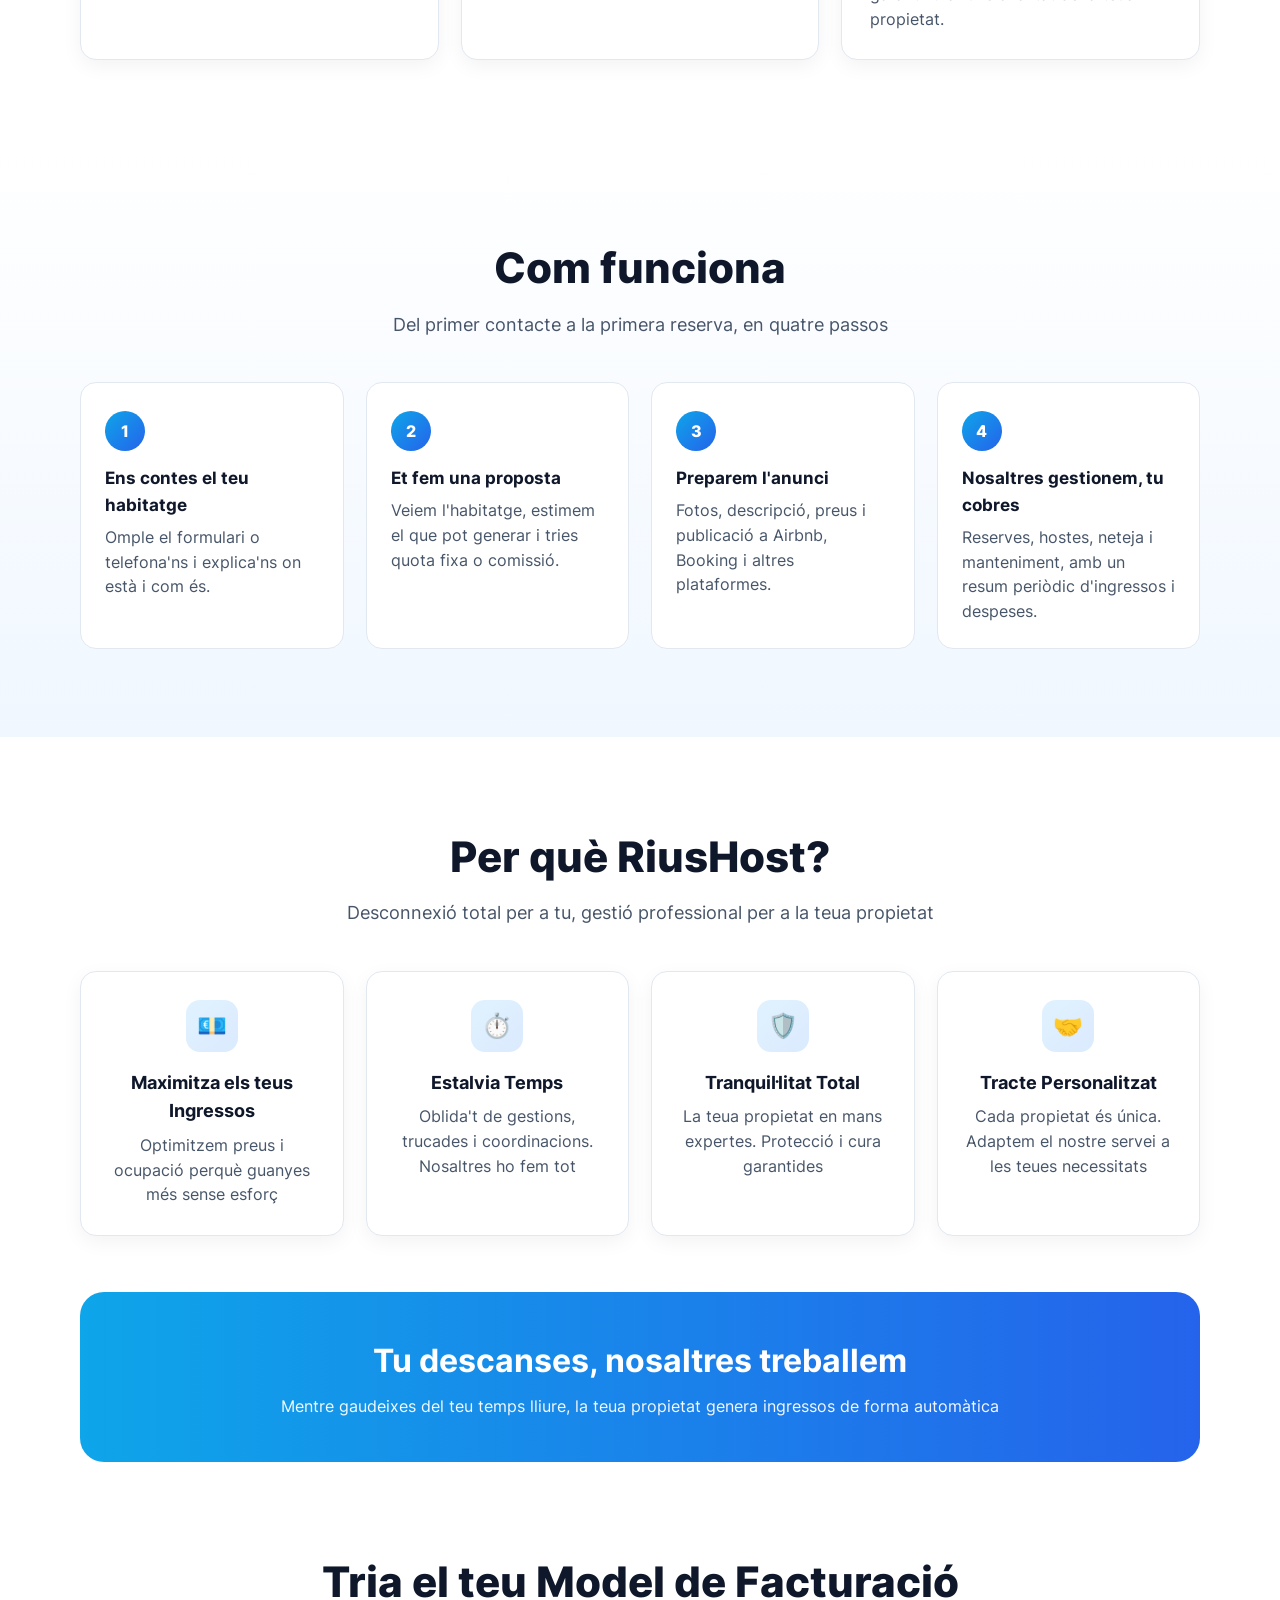
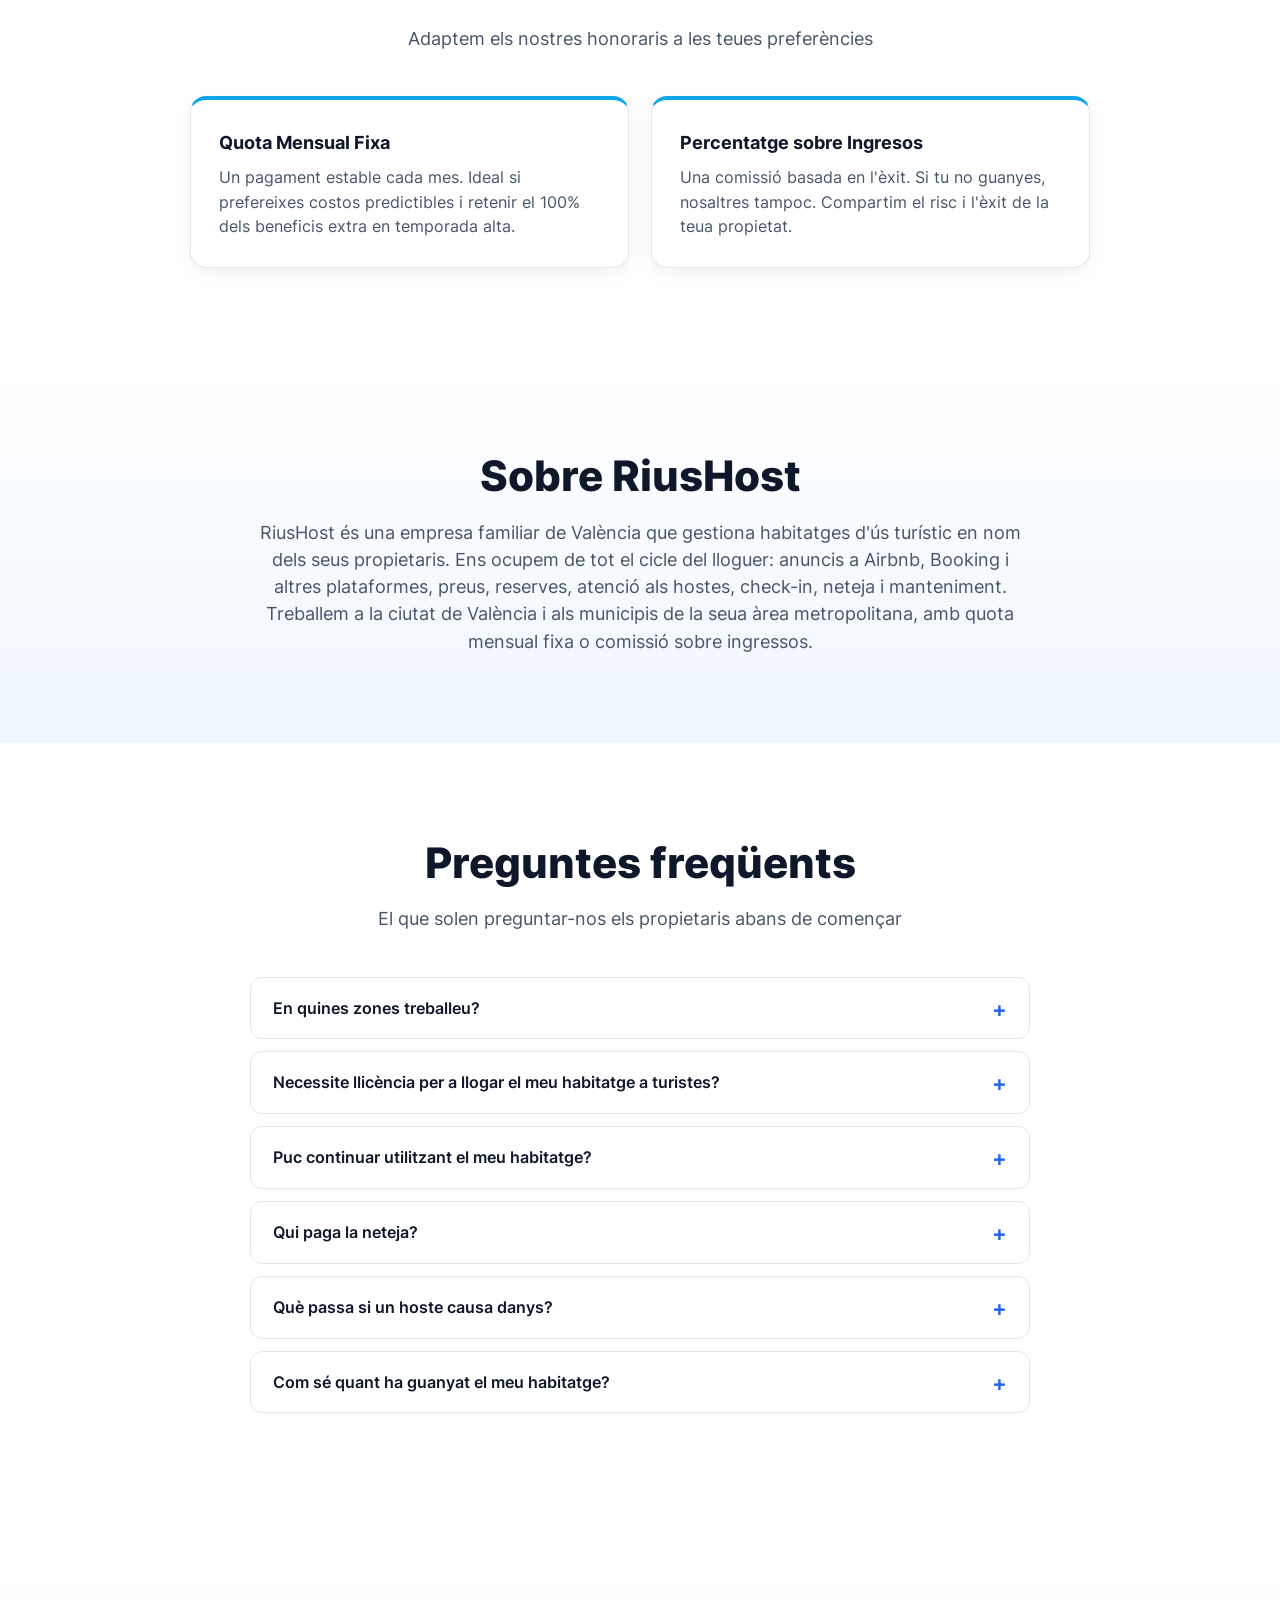
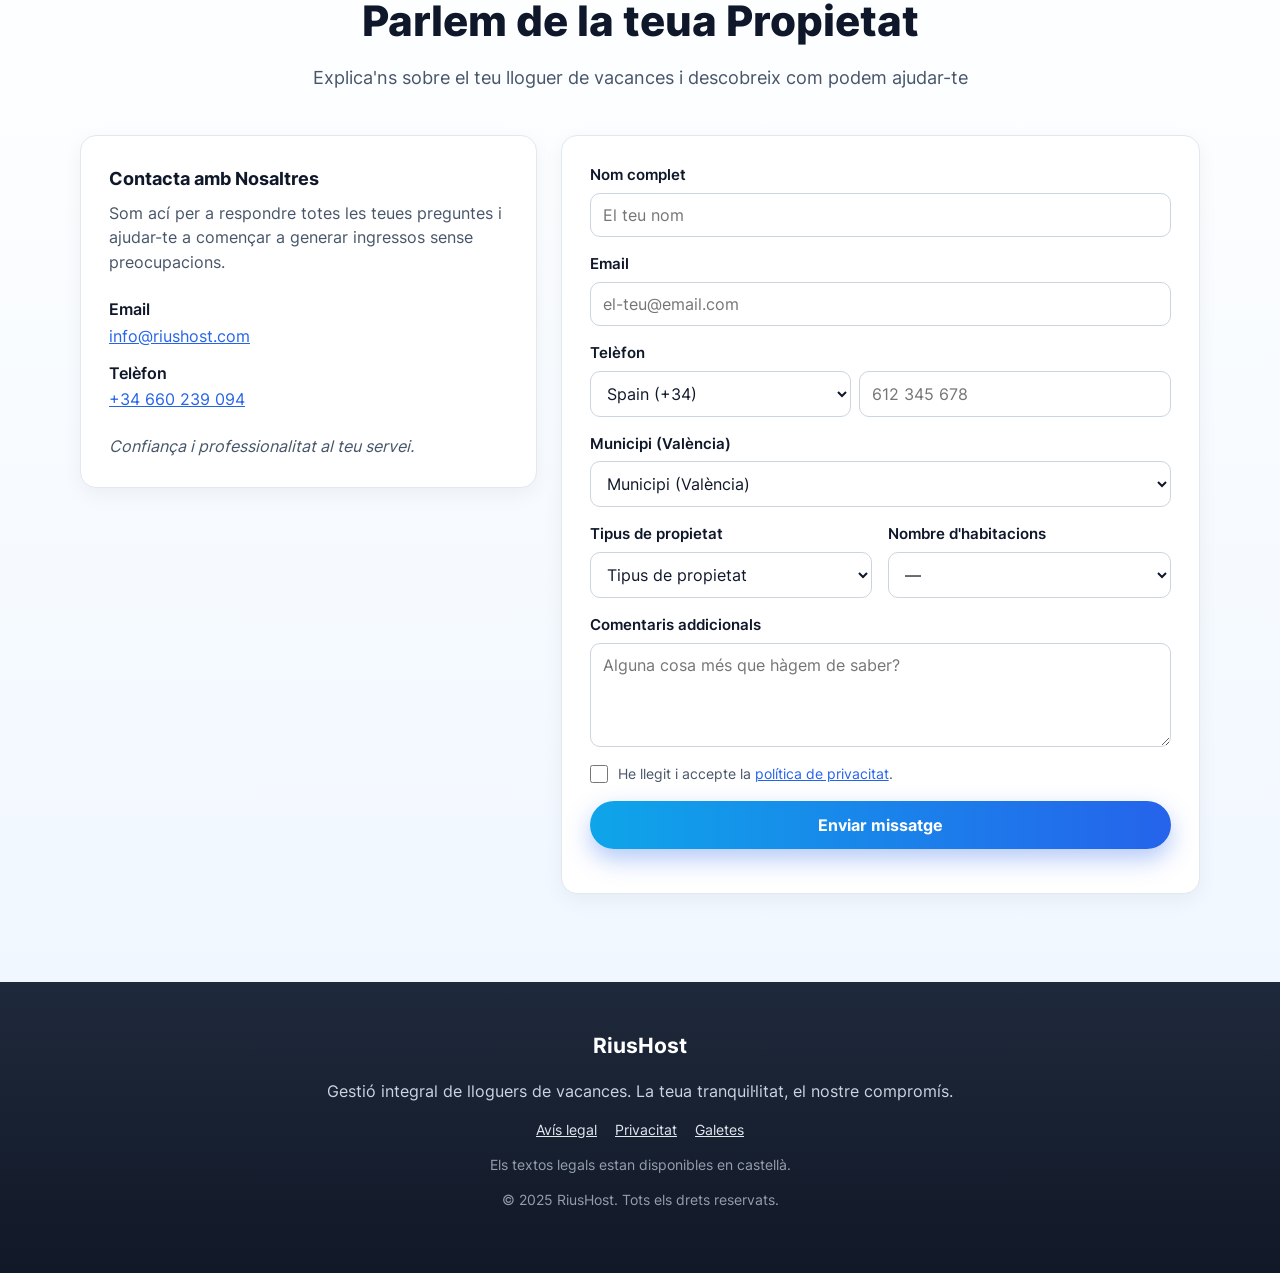
<file: val/index.html>
<!doctype html>
<html lang="ca-ES-valencia">
<head>
  <meta charset="UTF-8" />
  <meta name="viewport" content="width=device-width, initial-scale=1.0" />
  <title>Gestió de pisos turístics a València | RiusHost</title>
  <meta name="description" content="Empresa familiar de gestió integral de lloguer turístic a València: anuncis a Airbnb i Booking, preus, reserves, check-in, neteja i manteniment. Quota fixa o comissió." />
  <link rel="canonical" href="https://riushost.com/val/" />
  <link rel="alternate" hreflang="es" href="https://riushost.com/" />
  <link rel="alternate" hreflang="ca" href="https://riushost.com/val/" />
  <link rel="alternate" hreflang="en" href="https://riushost.com/en/" />
  <link rel="alternate" hreflang="fr" href="https://riushost.com/fr/" />
  <link rel="alternate" hreflang="pt" href="https://riushost.com/pt/" />
  <link rel="alternate" hreflang="it" href="https://riushost.com/it/" />
  <link rel="alternate" hreflang="de" href="https://riushost.com/de/" />
  <link rel="alternate" hreflang="x-default" href="https://riushost.com/" />
  <meta property="og:type" content="website" />
  <meta property="og:title" content="Gestió de pisos turístics a València | RiusHost" />
  <meta property="og:description" content="Empresa familiar de gestió integral de lloguer turístic a València: anuncis a Airbnb i Booking, preus, reserves, check-in, neteja i manteniment. Quota fixa o comissió." />
  <meta property="og:url" content="https://riushost.com/val/" />
  <meta property="og:site_name" content="RiusHost" />
  <meta property="og:locale" content="ca_ES" />
  <meta property="og:image" content="https://riushost.com/assets/og-image.jpg" />
  <meta property="og:image:width" content="1200" />
  <meta property="og:image:height" content="630" />
  <meta name="twitter:card" content="summary_large_image" />
  <meta name="theme-color" content="#0f172a" />
  <link rel="icon" href="/assets/favicon.svg" type="image/svg+xml" />
  <link rel="preload" href="/assets/fonts/inter-latin-400-normal.woff2" as="font" type="font/woff2" crossorigin />
  <link rel="stylesheet" href="/assets/styles.css" />
  <script type="application/ld+json">{"@context": "https://schema.org", "@graph": [{"@type": "ProfessionalService", "@id": "https://riushost.com/#empresa", "name": "RiusHost", "url": "https://riushost.com/", "email": "info@riushost.com", "telephone": "+34660239094", "logo": "https://riushost.com/assets/logo.png", "image": "https://riushost.com/assets/og-image.jpg", "description": "RiusHost és una empresa familiar de València que gestiona habitatges d'ús turístic en nom dels seus propietaris. Ens ocupem de tot el cicle del lloguer: anuncis a Airbnb, Booking i altres plataformes, preus, reserves, atenció als hostes, check-in, neteja i manteniment. Treballem a la ciutat de València i als municipis de la seua àrea metropolitana, amb quota mensual fixa o comissió sobre ingressos.", "slogan": "La teua propietat, la nostra gestió", "founder": {"@type": "Person", "name": "Raúl Cardo Rius"}, "address": {"@type": "PostalAddress", "addressLocality": "València", "postalCode": "46006", "addressRegion": "Comunitat Valenciana", "addressCountry": "ES"}, "areaServed": [{"@type": "City", "name": "València"}, {"@type": "City", "name": "Alaquàs"}, {"@type": "City", "name": "Alboraya"}, {"@type": "City", "name": "Aldaia"}, {"@type": "City", "name": "Alfafar"}, {"@type": "City", "name": "Algemesí"}, {"@type": "City", "name": "Almussafes"}, {"@type": "City", "name": "Alzira"}, {"@type": "City", "name": "Benaguasil"}, {"@type": "City", "name": "Benetússer"}, {"@type": "City", "name": "Bétera"}, {"@type": "City", "name": "Burjassot"}, {"@type": "City", "name": "Carlet"}, {"@type": "City", "name": "Catarroja"}, {"@type": "City", "name": "Cheste"}, {"@type": "City", "name": "Chiva"}, {"@type": "City", "name": "Cullera"}, {"@type": "City", "name": "El Puig de Santa Maria"}, {"@type": "City", "name": "Gandia"}, {"@type": "City", "name": "Godella"}, {"@type": "City", "name": "L'Alcúdia"}, {"@type": "City", "name": "La Pobla de Vallbona"}, {"@type": "City", "name": "Llíria"}, {"@type": "City", "name": "Manises"}, {"@type": "City", "name": "Massamagrell"}, {"@type": "City", "name": "Meliana"}, {"@type": "City", "name": "Mislata"}, {"@type": "City", "name": "Moncada"}, {"@type": "City", "name": "Museros"}, {"@type": "City", "name": "Oliva"}, {"@type": "City", "name": "Ontinyent"}, {"@type": "City", "name": "Paiporta"}, {"@type": "City", "name": "Paterna"}, {"@type": "City", "name": "Picanya"}, {"@type": "City", "name": "Picassent"}, {"@type": "City", "name": "Puçol"}, {"@type": "City", "name": "Quart de Poblet"}, {"@type": "City", "name": "Requena"}, {"@type": "City", "name": "Riba-roja de Túria"}, {"@type": "City", "name": "Rocafort"}, {"@type": "City", "name": "Sagunto/Sagunt"}, {"@type": "City", "name": "Sedaví"}, {"@type": "City", "name": "Silla"}, {"@type": "City", "name": "Sueca"}, {"@type": "City", "name": "Tavernes de la Valldigna"}, {"@type": "City", "name": "Torís"}, {"@type": "City", "name": "Torrent"}, {"@type": "City", "name": "Utiel"}, {"@type": "City", "name": "Vilamarxant"}, {"@type": "City", "name": "Xàtiva"}, {"@type": "City", "name": "Xirivella"}], "availableLanguage": ["Español", "Valencià", "English", "Français", "Português", "Italiano", "Deutsch"], "knowsAbout": ["Viviendas de uso turístico", "Airbnb", "Booking.com", "Alquiler vacacional", "Registro de Turismo de la Comunitat Valenciana"], "hasOfferCatalog": {"@type": "OfferCatalog", "name": "Els Nostres Serveis", "itemListElement": [{"@type": "Offer", "itemOffered": {"@type": "Service", "name": "Publicació en Plataformes", "description": "Creem i optimitzem els teus anuncis a Airbnb, Booking i altres plataformes líders amb fotos professionals i descripcions atractives.", "areaServed": "València"}}, {"@type": "Offer", "itemOffered": {"@type": "Service", "name": "Neteja Professional", "description": "Servei de neteja exhaustiva entre hostes. La teua propietat sempre impecable i a punt per rebre.", "areaServed": "València"}}, {"@type": "Offer", "itemOffered": {"@type": "Service", "name": "Check-in i Check-out", "description": "Gestionem l'entrada i eixida d'hostes, lliurament de claus i atenció personalitzada per a una experiència perfecta.", "areaServed": "València"}}, {"@type": "Offer", "itemOffered": {"@type": "Service", "name": "Gestió de Reserves", "description": "Coordinem calendaris, preus dinàmics i comunicació amb hostes. Maximitsem la teua ocupació i beneficis.", "areaServed": "València"}}, {"@type": "Offer", "itemOffered": {"@type": "Service", "name": "Optimització d'Ingressos", "description": "Implementem tècniques avançades de posicionament web i optimització dinàmica de preus per maximitzar la rendibilitat de la teua propietat.", "areaServed": "València"}}, {"@type": "Offer", "itemOffered": {"@type": "Service", "name": "Manteniment i Gestió de Problemes Tècnics", "description": "Ens encarreguem de les petites reparacions i la resolució de qualsevol problema tècnic que puga sorgir, garantint la funcionalitat de la teua propietat.", "areaServed": "València"}}]}}, {"@type": "WebSite", "@id": "https://riushost.com/#web", "url": "https://riushost.com/", "name": "RiusHost", "publisher": {"@id": "https://riushost.com/#empresa"}, "inLanguage": ["es", "ca-ES-valencia", "en", "fr", "pt", "it", "de"]}, {"@type": "WebPage", "@id": "https://riushost.com/val/#pagina", "url": "https://riushost.com/val/", "name": "Gestió de pisos turístics a València | RiusHost", "description": "Empresa familiar de gestió integral de lloguer turístic a València: anuncis a Airbnb i Booking, preus, reserves, check-in, neteja i manteniment. Quota fixa o comissió.", "inLanguage": "ca-ES-valencia", "isPartOf": {"@id": "https://riushost.com/#web"}, "about": {"@id": "https://riushost.com/#empresa"}, "dateModified": "2026-11-25", "primaryImageOfPage": "https://riushost.com/assets/og-image.jpg"}]}</script>
  <script type="application/ld+json">{"@context": "https://schema.org", "@type": "FAQPage", "mainEntity": [{"@type": "Question", "name": "En quines zones treballeu?", "acceptedAnswer": {"@type": "Answer", "text": "A la ciutat de València i als municipis de la seua àrea metropolitana i de la província. Si el teu habitatge no apareix a la llista del formulari, escriu-nos igualment."}}, {"@type": "Question", "name": "Necessite llicència per a llogar el meu habitatge a turistes?", "acceptedAnswer": {"@type": "Answer", "text": "Sí. A la Comunitat Valenciana l'habitatge ha d'estar inscrit en el Registre de Turisme i complir la normativa urbanística del seu municipi. T'orientem sobre els passos i la documentació."}}, {"@type": "Question", "name": "Puc continuar utilitzant el meu habitatge?", "acceptedAnswer": {"@type": "Answer", "text": "Sí. Bloquegem en el calendari les dates que vulgues reservar per a tu o la teua família. Només cal que ens avises amb antelació."}}, {"@type": "Question", "name": "Qui paga la neteja?", "acceptedAnswer": {"@type": "Answer", "text": "Normalment la tarifa de neteja la paga l'hoste en fer la reserva. Nosaltres la coordinem després de cada eixida."}}, {"@type": "Question", "name": "Què passa si un hoste causa danys?", "acceptedAnswer": {"@type": "Answer", "text": "Revisem l'habitatge després de cada estada i, si hi ha danys, gestionem la reclamació amb la plataforma de la reserva. També et recomanem una assegurança de la llar que cobrisca l'ús turístic."}}, {"@type": "Question", "name": "Com sé quant ha guanyat el meu habitatge?", "acceptedAnswer": {"@type": "Answer", "text": "T'enviem un resum periòdic amb reserves, ingressos i despeses, i ens pots preguntar en qualsevol moment."}}]}</script>
  <link rel="preload" as="image" type="image/webp" imagesrcset="/assets/hero-800.webp 800w, /assets/hero-1280.webp 1280w, /assets/hero-1600.webp 1600w" imagesizes="100vw" fetchpriority="high" />
</head>
<body>
  <header class="topbar" id="top">
    <a class="brand" href="/val/" aria-label="RiusHost">
      <svg viewBox="0 0 24 24" width="26" height="26" aria-hidden="true"><path d="M2 6c2-1.5 4-1.5 6 0s4 1.5 6 0 4-1.5 6 0M2 12c2-1.5 4-1.5 6 0s4 1.5 6 0 4-1.5 6 0M2 18c2-1.5 4-1.5 6 0s4 1.5 6 0 4-1.5 6 0" fill="none" stroke="currentColor" stroke-width="2" stroke-linecap="round"/></svg>
      <span>RiusHost</span>
    </a>
    <nav class="nav" id="nav" aria-label="Menu">
      <a href="/val/#servicios">Serveis</a>
      <a href="/val/#como-funciona">Com funciona</a>
      <a href="/val/#faq">Preguntes freqüents</a>
      <a href="/val/#contacto">Contacta amb nosaltres</a>
      <div class="nav-langs"><a href="/" hreflang="es" lang="es">ES</a><a href="/val/" hreflang="ca" lang="ca-ES-valencia" aria-current="true">VAL</a><a href="/en/" hreflang="en" lang="en">EN</a><a href="/fr/" hreflang="fr" lang="fr">FR</a><a href="/pt/" hreflang="pt" lang="pt">PT</a><a href="/it/" hreflang="it" lang="it">IT</a><a href="/de/" hreflang="de" lang="de">DE</a></div>
    </nav>
    <nav class="langs" aria-label="Canviar idioma">
      <a href="/" hreflang="es" lang="es" title="Español">ES</a>
      <a href="/val/" hreflang="ca" lang="ca-ES-valencia" title="Valencià" aria-current="true">VAL</a>
      <a href="/en/" hreflang="en" lang="en" title="English">EN</a>
      <a href="/fr/" hreflang="fr" lang="fr" title="Français">FR</a>
      <a href="/pt/" hreflang="pt" lang="pt" title="Português">PT</a>
      <a href="/it/" hreflang="it" lang="it" title="Italiano">IT</a>
      <a href="/de/" hreflang="de" lang="de" title="Deutsch">DE</a>
    </nav>
    <button class="menu-btn" id="menuBtn" aria-controls="nav" aria-expanded="false" aria-label="Menu">
      <svg viewBox="0 0 24 24" width="22" height="22" aria-hidden="true"><path d="M4 7h16M4 12h16M4 17h16" stroke="currentColor" stroke-width="2" stroke-linecap="round"/></svg>
    </button>
  </header>

  <section class="hero">
    <picture>
      <source type="image/webp" srcset="/assets/hero-800.webp 800w, /assets/hero-1280.webp 1280w, /assets/hero-1600.webp 1600w" sizes="100vw" />
      <img class="hero-img" src="/assets/hero-1280.jpg" width="1600" height="1198" alt="Vista aèria de València al costat de la mar Mediterrània" fetchpriority="high" decoding="async" onerror="this.remove()" />
    </picture>
    <div class="hero-overlay"></div>
    <div class="hero-content">
      <h1>La teua propietat, la nostra gestió</h1>
      <p>Desconnecta i relaxa&#x27;t mentre nosaltres gestionem el teu lloguer de vacances de principi a fi.</p>
      <a class="btn" href="#contacto">Contacta&#x27;ns</a>
    </div>
  </section>

  <main>
    <section class="section" id="servicios">
      <div class="wrap">
        <h2>Els Nostres Serveis</h2>
        <p class="lead">Gestió integral perquè tu només et preocupes de gaudir dels beneficis</p>
        <div class="grid grid-3">
          <article class="card">
            <div class="icon" aria-hidden="true">🏠</div>
            <h3>Publicació en Plataformes</h3>
            <p>Creem i optimitzem els teus anuncis a Airbnb, Booking i altres plataformes líders amb fotos professionals i descripcions atractives.</p>
          </article>
          <article class="card">
            <div class="icon" aria-hidden="true">✨</div>
            <h3>Neteja Professional</h3>
            <p>Servei de neteja exhaustiva entre hostes. La teua propietat sempre impecable i a punt per rebre.</p>
          </article>
          <article class="card">
            <div class="icon" aria-hidden="true">🔑</div>
            <h3>Check-in i Check-out</h3>
            <p>Gestionem l&#x27;entrada i eixida d&#x27;hostes, lliurament de claus i atenció personalitzada per a una experiència perfecta.</p>
          </article>
          <article class="card">
            <div class="icon" aria-hidden="true">📅</div>
            <h3>Gestió de Reserves</h3>
            <p>Coordinem calendaris, preus dinàmics i comunicació amb hostes. Maximitsem la teua ocupació i beneficis.</p>
          </article>
          <article class="card">
            <div class="icon" aria-hidden="true">📈</div>
            <h3>Optimització d&#x27;Ingressos</h3>
            <p>Implementem tècniques avançades de posicionament web i optimització dinàmica de preus per maximitzar la rendibilitat de la teua propietat.</p>
          </article>
          <article class="card">
            <div class="icon" aria-hidden="true">🛠️</div>
            <h3>Manteniment i Gestió de Problemes Tècnics</h3>
            <p>Ens encarreguem de les petites reparacions i la resolució de qualsevol problema tècnic que puga sorgir, garantint la funcionalitat de la teua propietat.</p>
          </article>
        </div>
      </div>
    </section>

    <section class="section alt" id="como-funciona">
      <div class="wrap">
        <h2>Com funciona</h2>
        <p class="lead">Del primer contacte a la primera reserva, en quatre passos</p>
        <ol class="steps">
          <li>
            <h3>Ens contes el teu habitatge</h3>
            <p>Omple el formulari o telefona&#x27;ns i explica&#x27;ns on està i com és.</p>
          </li>
          <li>
            <h3>Et fem una proposta</h3>
            <p>Veiem l&#x27;habitatge, estimem el que pot generar i tries quota fixa o comissió.</p>
          </li>
          <li>
            <h3>Preparem l&#x27;anunci</h3>
            <p>Fotos, descripció, preus i publicació a Airbnb, Booking i altres plataformes.</p>
          </li>
          <li>
            <h3>Nosaltres gestionem, tu cobres</h3>
            <p>Reserves, hostes, neteja i manteniment, amb un resum periòdic d&#x27;ingressos i despeses.</p>
          </li>
        </ol>
      </div>
    </section>

    <section class="section" id="beneficios">
      <div class="wrap">
        <h2>Per què RiusHost?</h2>
        <p class="lead">Desconnexió total per a tu, gestió professional per a la teua propietat</p>
        <div class="grid grid-4">
          <article class="card benefit">
            <div class="icon" aria-hidden="true">💶</div>
            <h3>Maximitza els teus Ingressos</h3>
            <p>Optimitzem preus i ocupació perquè guanyes més sense esforç</p>
          </article>
          <article class="card benefit">
            <div class="icon" aria-hidden="true">⏱️</div>
            <h3>Estalvia Temps</h3>
            <p>Oblida&#x27;t de gestions, trucades i coordinacions. Nosaltres ho fem tot</p>
          </article>
          <article class="card benefit">
            <div class="icon" aria-hidden="true">🛡️</div>
            <h3>Tranquil·litat Total</h3>
            <p>La teua propietat en mans expertes. Protecció i cura garantides</p>
          </article>
          <article class="card benefit">
            <div class="icon" aria-hidden="true">🤝</div>
            <h3>Tracte Personalitzat</h3>
            <p>Cada propietat és única. Adaptem el nostre servei a les teues necessitats</p>
          </article>
        </div>

        <div class="banner">
          <h3>Tu descanses, nosaltres treballem</h3>
          <p>Mentre gaudeixes del teu temps lliure, la teua propietat genera ingressos de forma automàtica</p>
        </div>

        <h2 class="mt">Tria el teu Model de Facturació</h2>
        <p class="lead">Adaptem els nostres honoraris a les teues preferències</p>
        <div class="grid grid-2">
          <article class="card price">
            <h3>Quota Mensual Fixa</h3>
            <p>Un pagament estable cada mes. Ideal si prefereixes costos predictibles i retenir el 100% dels beneficis extra en temporada alta.</p>
          </article>
          <article class="card price">
            <h3>Percentatge sobre Ingresos</h3>
            <p>Una comissió basada en l&#x27;èxit. Si tu no guanyes, nosaltres tampoc. Compartim el risc i l&#x27;èxit de la teua propietat.</p>
          </article>
        </div>
      </div>
    </section>

    <section class="section alt" id="sobre-riushost">
      <div class="wrap narrow about">
        <h2>Sobre RiusHost</h2>
        <p>RiusHost és una empresa familiar de València que gestiona habitatges d&#x27;ús turístic en nom dels seus propietaris. Ens ocupem de tot el cicle del lloguer: anuncis a Airbnb, Booking i altres plataformes, preus, reserves, atenció als hostes, check-in, neteja i manteniment. Treballem a la ciutat de València i als municipis de la seua àrea metropolitana, amb quota mensual fixa o comissió sobre ingressos.</p>
      </div>
    </section>

    <section class="section" id="faq">
      <div class="wrap narrow">
        <h2>Preguntes freqüents</h2>
        <p class="lead">El que solen preguntar-nos els propietaris abans de començar</p>
        <div class="faq">
          <details>
            <summary>En quines zones treballeu?</summary>
            <p>A la ciutat de València i als municipis de la seua àrea metropolitana i de la província. Si el teu habitatge no apareix a la llista del formulari, escriu-nos igualment.</p>
          </details>
          <details>
            <summary>Necessite llicència per a llogar el meu habitatge a turistes?</summary>
            <p>Sí. A la Comunitat Valenciana l&#x27;habitatge ha d&#x27;estar inscrit en el Registre de Turisme i complir la normativa urbanística del seu municipi. T&#x27;orientem sobre els passos i la documentació.</p>
          </details>
          <details>
            <summary>Puc continuar utilitzant el meu habitatge?</summary>
            <p>Sí. Bloquegem en el calendari les dates que vulgues reservar per a tu o la teua família. Només cal que ens avises amb antelació.</p>
          </details>
          <details>
            <summary>Qui paga la neteja?</summary>
            <p>Normalment la tarifa de neteja la paga l&#x27;hoste en fer la reserva. Nosaltres la coordinem després de cada eixida.</p>
          </details>
          <details>
            <summary>Què passa si un hoste causa danys?</summary>
            <p>Revisem l&#x27;habitatge després de cada estada i, si hi ha danys, gestionem la reclamació amb la plataforma de la reserva. També et recomanem una assegurança de la llar que cobrisca l&#x27;ús turístic.</p>
          </details>
          <details>
            <summary>Com sé quant ha guanyat el meu habitatge?</summary>
            <p>T&#x27;enviem un resum periòdic amb reserves, ingressos i despeses, i ens pots preguntar en qualsevol moment.</p>
          </details>
        </div>
      </div>
    </section>

    <section class="section alt" id="contacto">
      <div class="wrap">
        <h2>Parlem de la teua Propietat</h2>
        <p class="lead">Explica&#x27;ns sobre el teu lloguer de vacances i descobreix com podem ajudar-te</p>
        <div class="contact">
          <aside class="card contact-card">
            <h3>Contacta amb Nosaltres</h3>
            <p>Som ací per a respondre totes les teues preguntes i ajudar-te a començar a generar ingressos sense preocupacions.</p>
            <dl>
              <dt>Email</dt>
              <dd><a href="mailto:info@riushost.com">info@riushost.com</a></dd>
              <dt>Telèfon</dt>
              <dd><a href="tel:+34660239094">+34 660 239 094</a></dd>
            </dl>
            <p class="trust">Confiança i professionalitat al teu servei.</p>
          </aside>

          <form class="card form" id="contactForm" novalidate>
            <label for="f-nombre"><span>Nom complet</span></label>
            <input id="f-nombre" name="nombre" type="text" required autocomplete="name" placeholder="El teu nom" />
            <label for="f-email"><span>Email</span></label>
            <input id="f-email" name="email" type="email" required autocomplete="email" placeholder="el-teu@email.com" />
            <label for="f-tel"><span>Telèfon</span></label>
            <span class="row">
              <select id="f-prefix" name="phonePrefix" aria-label="Prefix"><option value="+34" selected>Spain (+34)</option><option value="+33">France (+33)</option><option value="+351">Portugal (+351)</option><option value="+39">Italy (+39)</option><option value="+44">United Kingdom (+44)</option><option value="+49">Germany (+49)</option><option value="+41">Switzerland (+41)</option><option value="+43">Austria (+43)</option><option value="+1">United States (+1)</option><option value="+376">Andorra (+376)</option></select>
              <input id="f-tel" name="phoneNumber" type="tel" required autocomplete="tel-national" placeholder="612 345 678" />
            </span>
            <label for="f-location"><span>Municipi (València)</span></label>
            <select id="f-location" name="location" required><option value="" disabled selected>Municipi (València)</option><option value="Valencia">Valencia</option><option value="Alaquàs">Alaquàs</option><option value="Alboraya">Alboraya</option><option value="Aldaia">Aldaia</option><option value="Alfafar">Alfafar</option><option value="Algemesí">Algemesí</option><option value="Almussafes">Almussafes</option><option value="Alzira">Alzira</option><option value="Benaguasil">Benaguasil</option><option value="Benetússer">Benetússer</option><option value="Bétera">Bétera</option><option value="Burjassot">Burjassot</option><option value="Carlet">Carlet</option><option value="Catarroja">Catarroja</option><option value="Cheste">Cheste</option><option value="Chiva">Chiva</option><option value="Cullera">Cullera</option><option value="El Puig de Santa Maria">El Puig de Santa Maria</option><option value="Gandia">Gandia</option><option value="Godella">Godella</option><option value="L&#x27;Alcúdia">L&#x27;Alcúdia</option><option value="La Pobla de Vallbona">La Pobla de Vallbona</option><option value="Llíria">Llíria</option><option value="Manises">Manises</option><option value="Massamagrell">Massamagrell</option><option value="Meliana">Meliana</option><option value="Mislata">Mislata</option><option value="Moncada">Moncada</option><option value="Museros">Museros</option><option value="Oliva">Oliva</option><option value="Ontinyent">Ontinyent</option><option value="Paiporta">Paiporta</option><option value="Paterna">Paterna</option><option value="Picanya">Picanya</option><option value="Picassent">Picassent</option><option value="Puçol">Puçol</option><option value="Quart de Poblet">Quart de Poblet</option><option value="Requena">Requena</option><option value="Riba-roja de Túria">Riba-roja de Túria</option><option value="Rocafort">Rocafort</option><option value="Sagunto/Sagunt">Sagunto/Sagunt</option><option value="Sedaví">Sedaví</option><option value="Silla">Silla</option><option value="Sueca">Sueca</option><option value="Tavernes de la Valldigna">Tavernes de la Valldigna</option><option value="Torís">Torís</option><option value="Torrent">Torrent</option><option value="Utiel">Utiel</option><option value="Vilamarxant">Vilamarxant</option><option value="Xàtiva">Xàtiva</option><option value="Xirivella">Xirivella</option></select>
            <span class="row two">
              <span class="field">
                <label for="f-ptype"><span>Tipus de propietat</span></label>
                <select id="f-ptype" name="propertyType" required><option value="" disabled selected>Tipus de propietat</option><option value="apartment">Apartament</option><option value="chalet">Xalet</option><option value="villa">Vil·la</option><option value="rural">Casa Rural</option><option value="other">Altre</option></select>
              </span>
              <span class="field">
                <label for="f-rooms"><span>Nombre d&#x27;habitacions</span></label>
                <select id="f-rooms" name="rooms" required><option value="" disabled selected>—</option><option>1</option><option>2</option><option>3</option><option>4</option><option>5</option><option>6+</option></select>
              </span>
            </span>
            <label for="f-msg"><span>Comentaris addicionals</span></label>
            <textarea id="f-msg" name="mensaje" rows="4" placeholder="Alguna cosa més que hàgem de saber?"></textarea>
            <label class="consent" for="f-consent">
              <input id="f-consent" name="consent" type="checkbox" required />
              <span>He llegit i accepte la <a href="/privacidad/" target="_blank" rel="noopener">política de privacitat</a>.</span>
            </label>
            <button class="btn" type="submit">Enviar missatge</button>
            <p class="status" id="formStatus" role="status" aria-live="polite"></p>
          </form>
        </div>
      </div>
    </section>
  </main>

  <footer class="footer">
    <div class="wrap">
      <strong>RiusHost</strong>
      <p>Gestió integral de lloguers de vacances. La teua tranquil·litat, el nostre compromís.</p>
      <nav class="legal-links" aria-label="Legal">
        <a href="/aviso-legal/">Avís legal</a>
        <a href="/privacidad/">Privacitat</a>
        <a href="/cookies/">Galetes</a>
      </nav>
      <p class="small">Els textos legals estan disponibles en castellà.</p>
      <p class="small">© 2025 RiusHost. Tots els drets reservats.</p>
    </div>
  </footer>

  <script id="rh-msgs" type="application/json">{"toastSuccessTitle": "Missatge enviat! 🌊", "toastSuccessDescription": "Ens posarem en contacte amb tu molt aviat. Gràcies per confiar en RiusHost!", "toastErrorTitle": "❌ Error en enviar", "toastErrorDescription": "No s'ha pogut enviar el missatge. Per favor, intenta-ho de nou o contacta directament a info@riushost.com", "toastConfigErrorTitle": "⚙️ Configuració pendent", "toastConfigErrorDescription": "El servei d'email no està configurat. Per favor, contacta directament a info@riushost.com", "consentError": "Has d'acceptar la política de privacitat per a enviar el missatge."}</script>
  <script src="/assets/vendor/emailjs-4.4.1.min.js" defer></script>
  <script src="/assets/main.js" defer></script>
</body>
</html>
</file>
<file: assets/styles.css>
@font-face { font-family: Inter; font-style: normal; font-weight: 400; font-display: swap; src: url(/assets/fonts/inter-latin-400-normal.woff2) format('woff2'); }
@font-face { font-family: Inter; font-style: normal; font-weight: 500; font-display: swap; src: url(/assets/fonts/inter-latin-500-normal.woff2) format('woff2'); }
@font-face { font-family: Inter; font-style: normal; font-weight: 600; font-display: swap; src: url(/assets/fonts/inter-latin-600-normal.woff2) format('woff2'); }
@font-face { font-family: Inter; font-style: normal; font-weight: 700; font-display: swap; src: url(/assets/fonts/inter-latin-700-normal.woff2) format('woff2'); }
@font-face { font-family: Inter; font-style: normal; font-weight: 800; font-display: swap; src: url(/assets/fonts/inter-latin-800-normal.woff2) format('woff2'); }
:root {
  --ink: #0f172a;
  --muted: #475569;
  --line: #e2e8f0;
  --bg: #ffffff;
  --bg-alt: #f0f7ff;
  --brand: #0ea5e9;
  --brand-2: #2563eb;
  --navy: #111827;
  --radius: 16px;
}
* { box-sizing: border-box; }
html { scroll-behavior: smooth; }
body { margin: 0; font-family: Inter, -apple-system, BlinkMacSystemFont, "Segoe UI", sans-serif; color: var(--ink); background: var(--bg); line-height: 1.55; }
img { max-width: 100%; display: block; }
a { color: var(--brand-2); }

.topbar { position: fixed; inset: 0 0 auto 0; z-index: 10; display: flex; align-items: center; gap: 16px; padding: 14px 24px; color: #fff; background: linear-gradient(to bottom, rgba(15,23,42,.45), rgba(15,23,42,0)); }
.brand { display: flex; align-items: center; gap: 8px; color: #fff; text-decoration: none; font-weight: 800; font-size: 1.25rem; text-shadow: 0 1px 6px rgba(0,0,0,.3); }
.nav { display: flex; gap: 22px; margin-left: auto; }
.nav a { color: #fff; text-decoration: none; font-weight: 500; text-shadow: 0 1px 6px rgba(0,0,0,.3); }
.nav a:hover { text-decoration: underline; }
.langs { display: flex; gap: 2px; padding: 3px; border-radius: 999px; background: rgba(255,255,255,.2); backdrop-filter: blur(6px); }
.langs a { color: #fff; text-decoration: none; font: 600 .75rem Inter, sans-serif; padding: 6px 9px; border-radius: 999px; }
.langs a:hover { background: rgba(255,255,255,.18); }
.langs a[aria-current="true"] { background: #fff; color: var(--brand-2); }
.topbar { transition: background .25s, box-shadow .25s; }
.topbar.scrolled { background: rgba(15,23,42,.92); box-shadow: 0 4px 18px rgba(0,0,0,.18); backdrop-filter: blur(6px); }
.topbar.solid { position: sticky; background: var(--navy); }
.nav-langs { display: none; }
.menu-btn { display: none; border: 0; background: rgba(255,255,255,.2); color: #fff; padding: 8px; border-radius: 10px; cursor: pointer; }

.hero { position: relative; min-height: 92vh; display: grid; place-items: center; text-align: center; color: #fff; overflow: hidden; background: #7aa7c7; }
.hero-img { position: absolute; inset: 0; width: 100%; height: 100%; object-fit: cover; object-position: center 65%; }
.hero-overlay { position: absolute; inset: 0; background:
  radial-gradient(ellipse 70% 55% at 50% 52%, rgba(8,18,38,.55), rgba(8,18,38,0) 75%),
  linear-gradient(180deg, rgba(8,18,38,.45) 0%, rgba(8,18,38,.30) 35%, rgba(8,18,38,.55) 100%); }
.hero-content { position: relative; max-width: 860px; padding: 120px 20px 60px; }
.hero h1 { font-size: clamp(2.1rem, 5.5vw, 4rem); line-height: 1.08; margin: 0 0 18px; font-weight: 800; text-wrap: balance; text-shadow: 0 2px 4px rgba(0,0,0,.35), 0 4px 24px rgba(0,0,0,.4); }
.hero p { font-size: clamp(1.05rem, 2vw, 1.3rem); font-weight: 500; margin: 0 auto 30px; max-width: 640px; text-shadow: 0 1px 2px rgba(0,0,0,.55), 0 2px 18px rgba(0,0,0,.45); }

.btn { display: inline-block; border: 0; cursor: pointer; padding: 14px 30px; border-radius: 999px; color: #fff; font: 700 1rem Inter, sans-serif; text-decoration: none; background: linear-gradient(90deg, var(--brand), var(--brand-2)); box-shadow: 0 10px 24px rgba(37,99,235,.35); transition: transform .15s; }
.btn:hover { transform: translateY(-2px); }
.btn:disabled { opacity: .6; cursor: wait; }

.section { padding: 88px 0; }
.section.alt { background: linear-gradient(180deg, #fff, var(--bg-alt)); }
.wrap { max-width: 1160px; margin: 0 auto; padding: 0 20px; }
h2 { font-size: clamp(1.8rem, 3.5vw, 2.6rem); text-align: center; margin: 0 0 10px; font-weight: 800; }
h2.mt { margin-top: 88px; }
.lead { text-align: center; color: var(--muted); font-size: 1.1rem; max-width: 680px; margin: 0 auto 44px; }

.grid { display: grid; gap: 22px; }
.grid-3 { grid-template-columns: repeat(3, 1fr); }
.grid-4 { grid-template-columns: repeat(4, 1fr); }
.grid-2 { grid-template-columns: repeat(2, 1fr); max-width: 900px; margin: 0 auto; }
.card { background: #fff; border: 1px solid var(--line); border-radius: var(--radius); padding: 28px; box-shadow: 0 6px 20px rgba(15,23,42,.05); }
.card h3 { margin: 0 0 8px; font-size: 1.15rem; }
.card p { margin: 0; color: var(--muted); }
.icon { width: 52px; height: 52px; border-radius: 14px; display: grid; place-items: center; font-size: 1.5rem; margin-bottom: 16px; background: linear-gradient(135deg, #e0f2fe, #dbeafe); }
.benefit { text-align: center; }
.benefit .icon { margin: 0 auto 16px; }
.price { border-top: 4px solid var(--brand); }

.banner { margin-top: 56px; padding: 44px 28px; text-align: center; color: #fff; border-radius: 24px; background: linear-gradient(90deg, var(--brand), var(--brand-2)); }
.banner h3 { margin: 0 0 8px; font-size: clamp(1.4rem, 3vw, 2rem); }
.banner p { margin: 0; opacity: .95; }

.contact { display: grid; grid-template-columns: 1fr 1.4fr; gap: 24px; align-items: start; }
.contact-card dl { margin: 22px 0; }
.contact-card dt { font-weight: 600; margin-top: 12px; }
.contact-card dd { margin: 2px 0 0; }
.trust { font-style: italic; }
.form { display: grid; gap: 16px; }
.form label { display: grid; gap: 6px; font-weight: 600; font-size: .92rem; }
.form input, .form select, .form textarea { width: 100%; font: 400 1rem Inter, sans-serif; padding: 11px 12px; border: 1px solid #cbd5e1; border-radius: 10px; background: #fff; color: var(--ink); }
.form input:focus, .form select:focus, .form textarea:focus { outline: 2px solid var(--brand); outline-offset: 1px; }
.row { display: flex; gap: 8px; }
.row:not(.two) select { max-width: 45%; }
.row.two { display: grid; grid-template-columns: 1fr 1fr; gap: 16px; }
.status { margin: 0; font-weight: 600; }
.status.ok { color: #047857; }
.status.err { color: #b91c1c; }

.footer { background: linear-gradient(180deg, #1e293b, var(--navy)); color: #cbd5e1; text-align: center; padding: 48px 0; }
.footer strong { color: #fff; font-size: 1.3rem; }
.footer .small { font-size: .85rem; opacity: .7; }

@media (max-width: 960px) {
  .grid-3 { grid-template-columns: repeat(2, 1fr); }
  .grid-4 { grid-template-columns: repeat(2, 1fr); }
  .contact { grid-template-columns: 1fr; }
}
@media (max-width: 720px) {
  .topbar { padding: 12px 16px; gap: 10px; }
  .menu-btn { display: block; }
  .nav { display: none; position: absolute; top: 60px; right: 16px; flex-direction: column; gap: 4px; background: #fff; padding: 10px; border-radius: 12px; box-shadow: 0 12px 30px rgba(0,0,0,.15); }
  .nav.open { display: flex; }
  .nav a { color: var(--ink); text-shadow: none; padding: 8px 12px; }
  .langs { display: none; }
  .menu-btn { margin-left: auto; }
  .nav-langs { display: flex; flex-wrap: wrap; gap: 4px; border-top: 1px solid var(--line); margin-top: 6px; padding-top: 8px; }
  .nav .nav-langs a { padding: 6px 8px; font-size: .8rem; font-weight: 600; border-radius: 8px; }
  .nav .nav-langs a[aria-current="true"] { background: var(--bg-alt); color: var(--brand-2); }
  .grid-3, .grid-4, .grid-2, .row.two { grid-template-columns: 1fr; }
  .section { padding: 64px 0; }
  .wrap { padding: 0 16px; }
}
@media (max-width: 400px) {
  .brand span { display: none; }
}

/* Formulario: etiquetas sueltas + casilla de privacidad */
.form > label { font-weight: 600; font-size: .92rem; margin-bottom: -10px; }
.field { display: grid; gap: 6px; }
.field label { font-weight: 600; font-size: .92rem; }
.form label.consent { display: flex; gap: 10px; align-items: flex-start; font-weight: 400; font-size: .9rem; color: var(--muted); margin: 0; }
.consent input { width: 18px; height: 18px; margin: 2px 0 0; flex: none; accent-color: var(--brand-2); }

/* Preguntas frecuentes */
.wrap.narrow { max-width: 820px; }
.faq { display: grid; gap: 12px; }
.faq details { background: #fff; border: 1px solid var(--line); border-radius: 12px; padding: 0 22px; }
.faq summary { cursor: pointer; list-style: none; padding: 18px 28px 18px 0; font-weight: 600; position: relative; }
.faq summary::-webkit-details-marker { display: none; }
.faq summary::after { content: "+"; position: absolute; right: 0; top: 14px; font-size: 1.4rem; color: var(--brand-2); }
.faq details[open] summary::after { content: "–"; }
.faq details p { margin: 0 0 18px; color: var(--muted); }
.faq summary:focus-visible { outline: 2px solid var(--brand); outline-offset: 4px; border-radius: 6px; }

/* Pie y páginas legales */
.legal-links { display: flex; justify-content: center; flex-wrap: wrap; gap: 18px; margin: 10px 0; }
.legal-links a { color: #e2e8f0; font-size: .9rem; }
.legal { line-height: 1.7; }
.legal h1 { font-size: clamp(1.8rem, 4vw, 2.4rem); margin: 8px 0 4px; }
.legal h2 { text-align: left; font-size: 1.25rem; margin: 32px 0 8px; }
.legal .small { color: var(--muted); font-size: .9rem; }
.legal-page .section { padding-top: 40px; }

/* Cómo funciona */
.steps { list-style: none; counter-reset: paso; margin: 0; padding: 0; display: grid; grid-template-columns: repeat(4, 1fr); gap: 22px; }
.steps li { counter-increment: paso; position: relative; background: #fff; border: 1px solid var(--line); border-radius: var(--radius); padding: 28px 24px 24px; }
.steps li::before { content: counter(paso); display: grid; place-items: center; width: 40px; height: 40px; border-radius: 50%; margin-bottom: 14px; color: #fff; font-weight: 800; background: linear-gradient(135deg, var(--brand), var(--brand-2)); }
.steps h3 { margin: 0 0 6px; font-size: 1.08rem; }
.steps p { margin: 0; color: var(--muted); }

/* Sobre RiusHost */
.about p { font-size: 1.1rem; color: var(--muted); text-align: center; margin: 0; }

@media (max-width: 960px) { .steps { grid-template-columns: repeat(2, 1fr); } }
@media (max-width: 720px) { .steps { grid-template-columns: 1fr; } }
</file>
